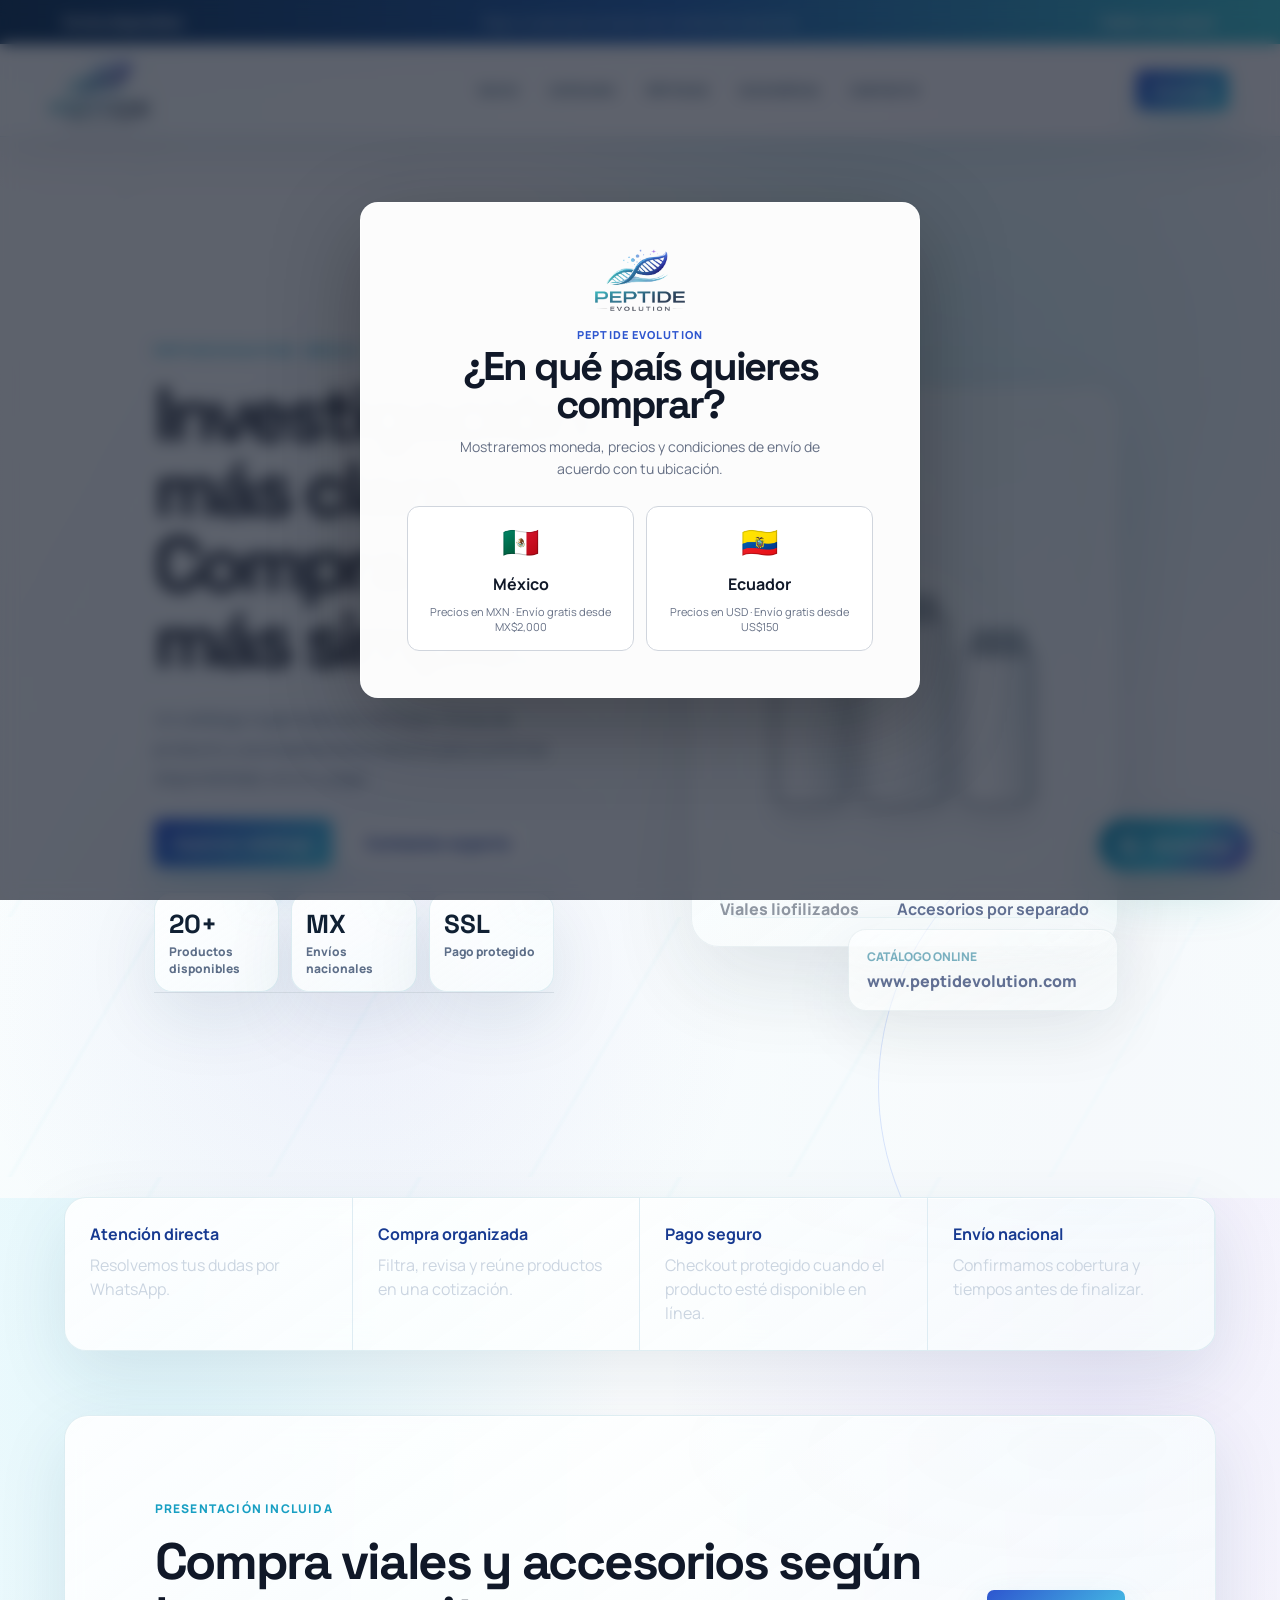
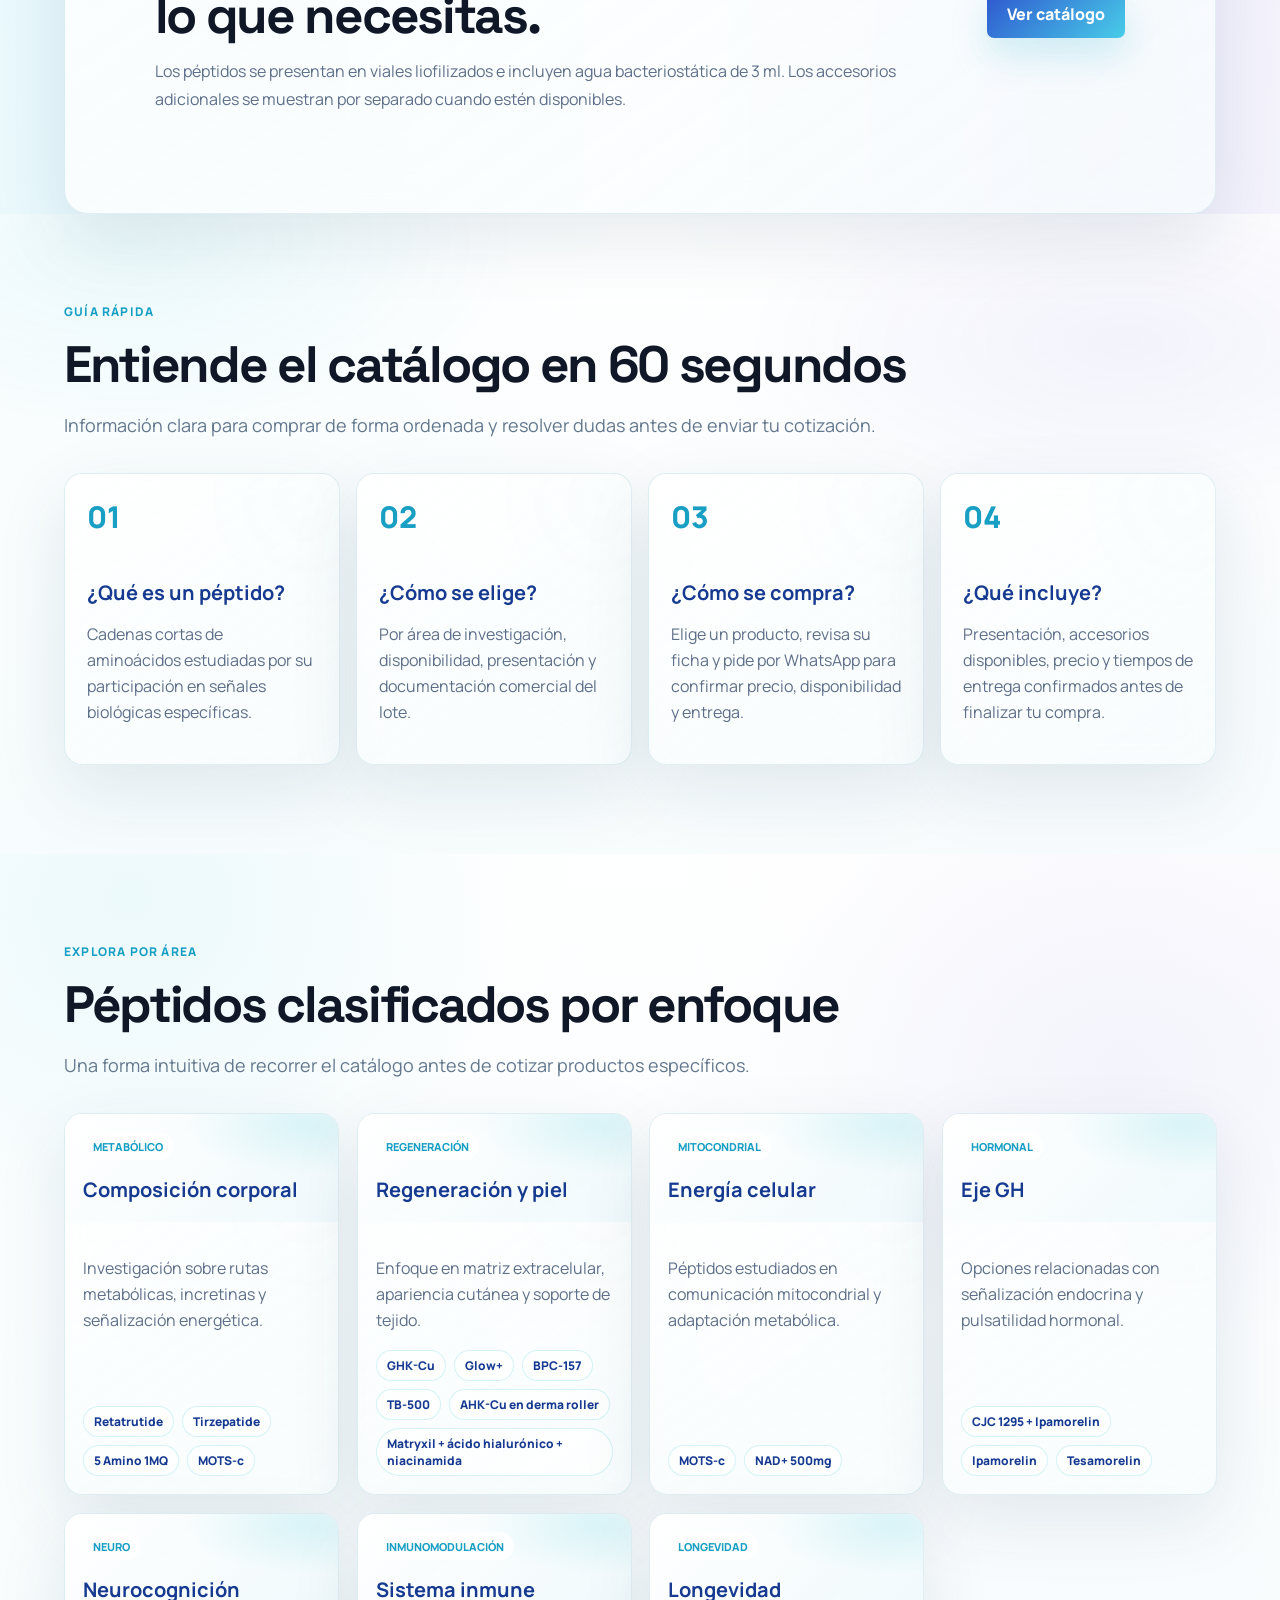
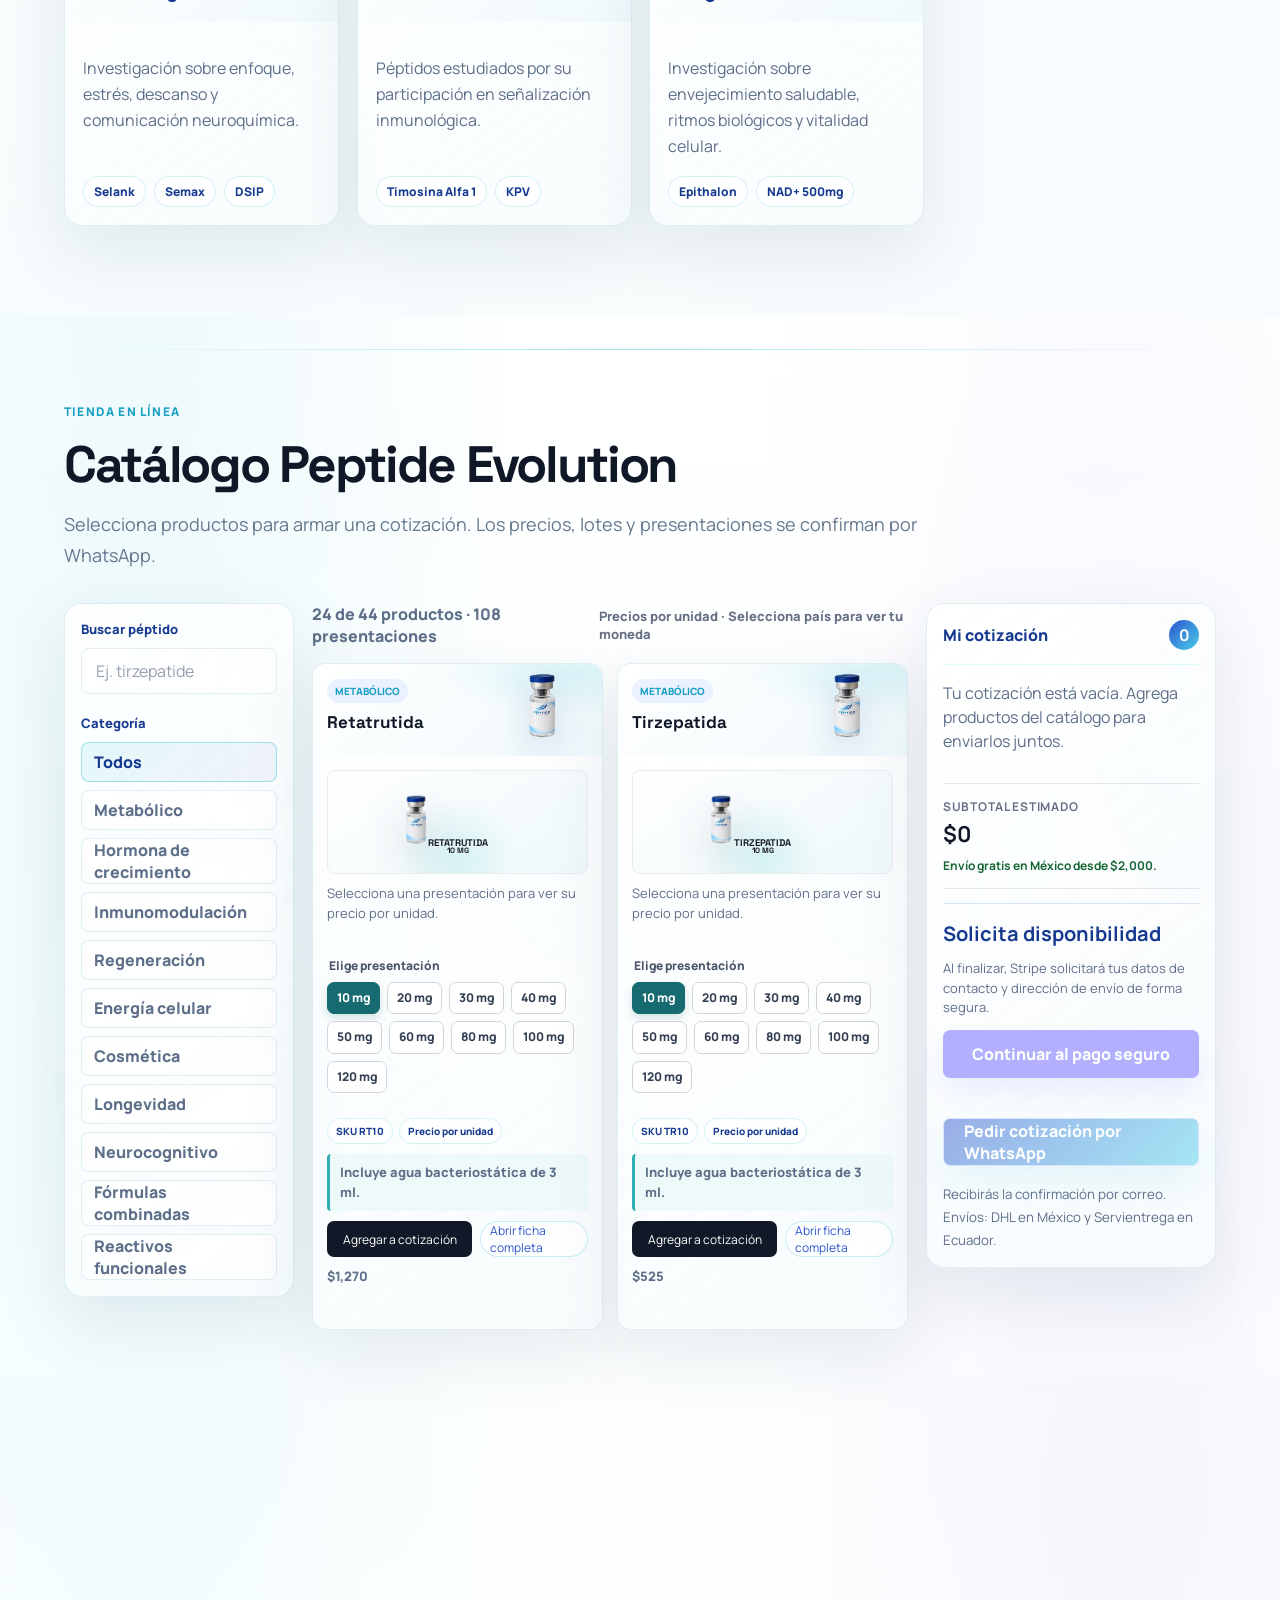
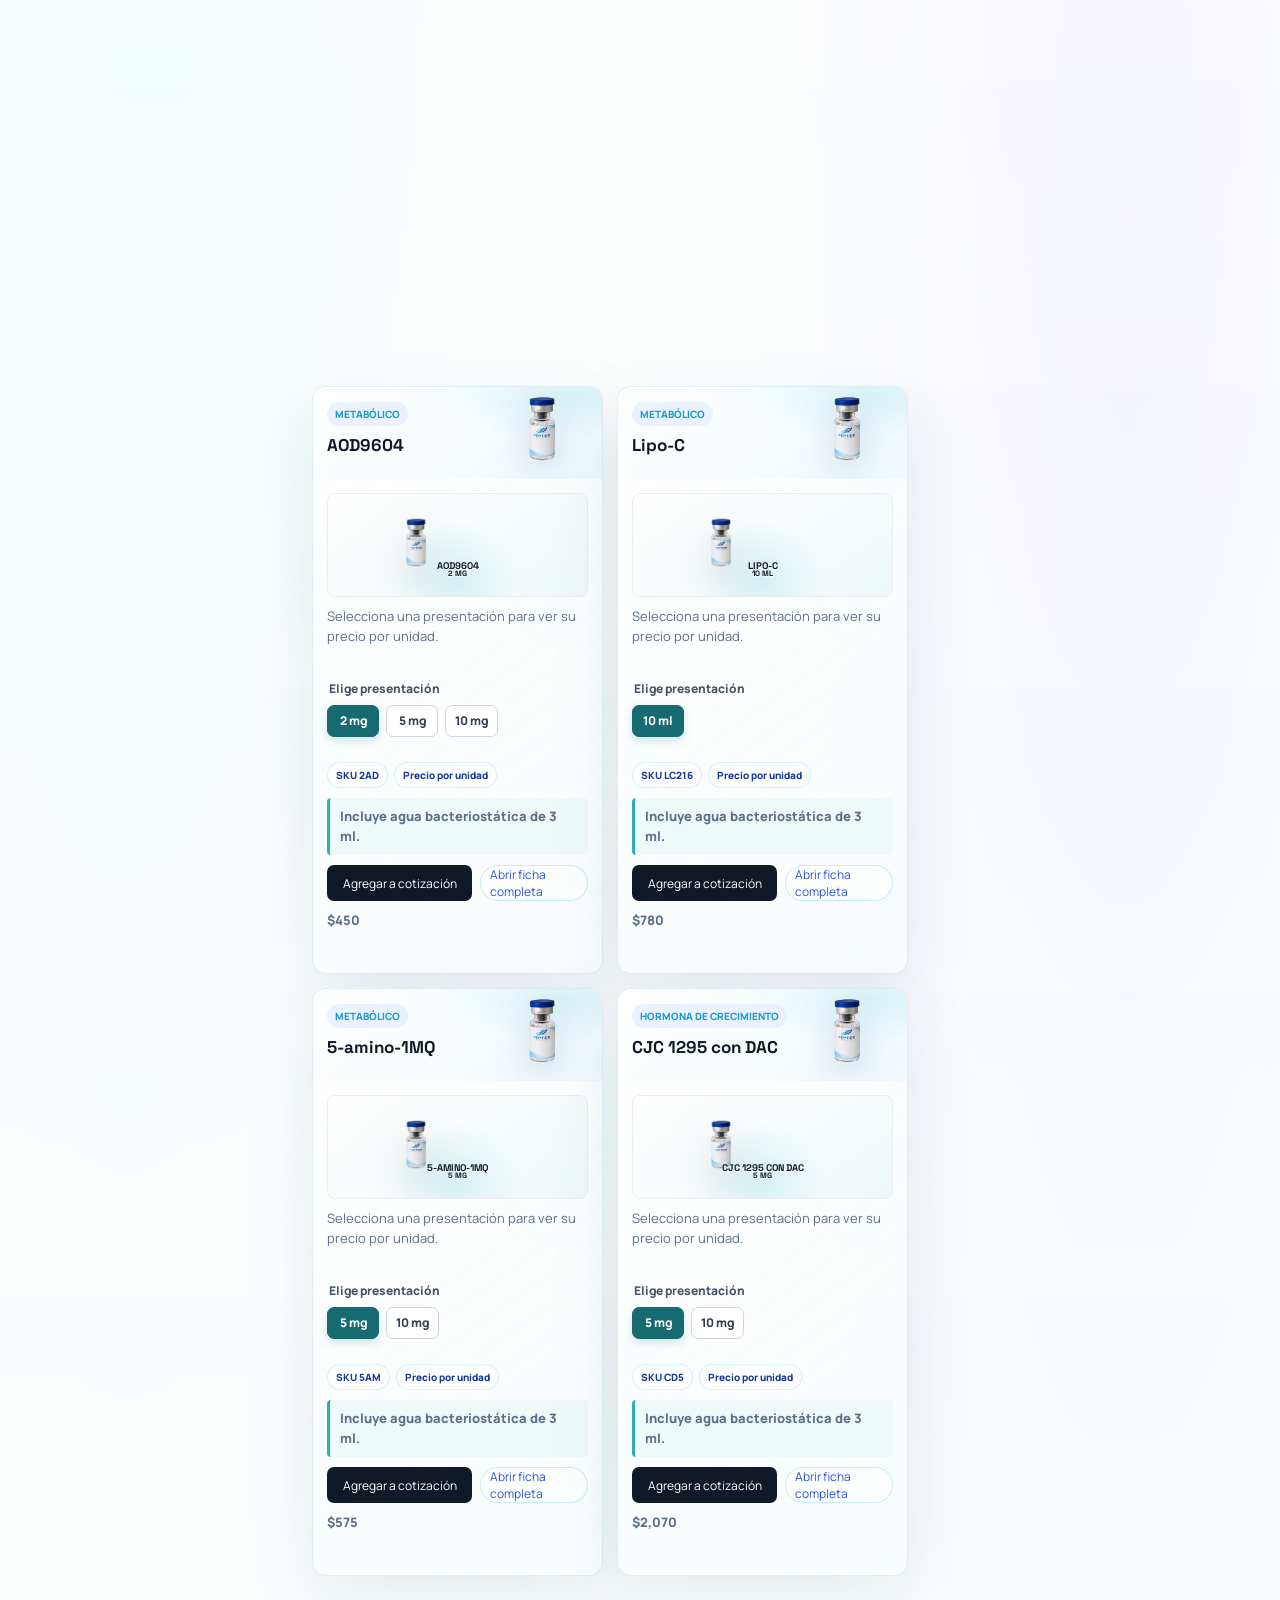
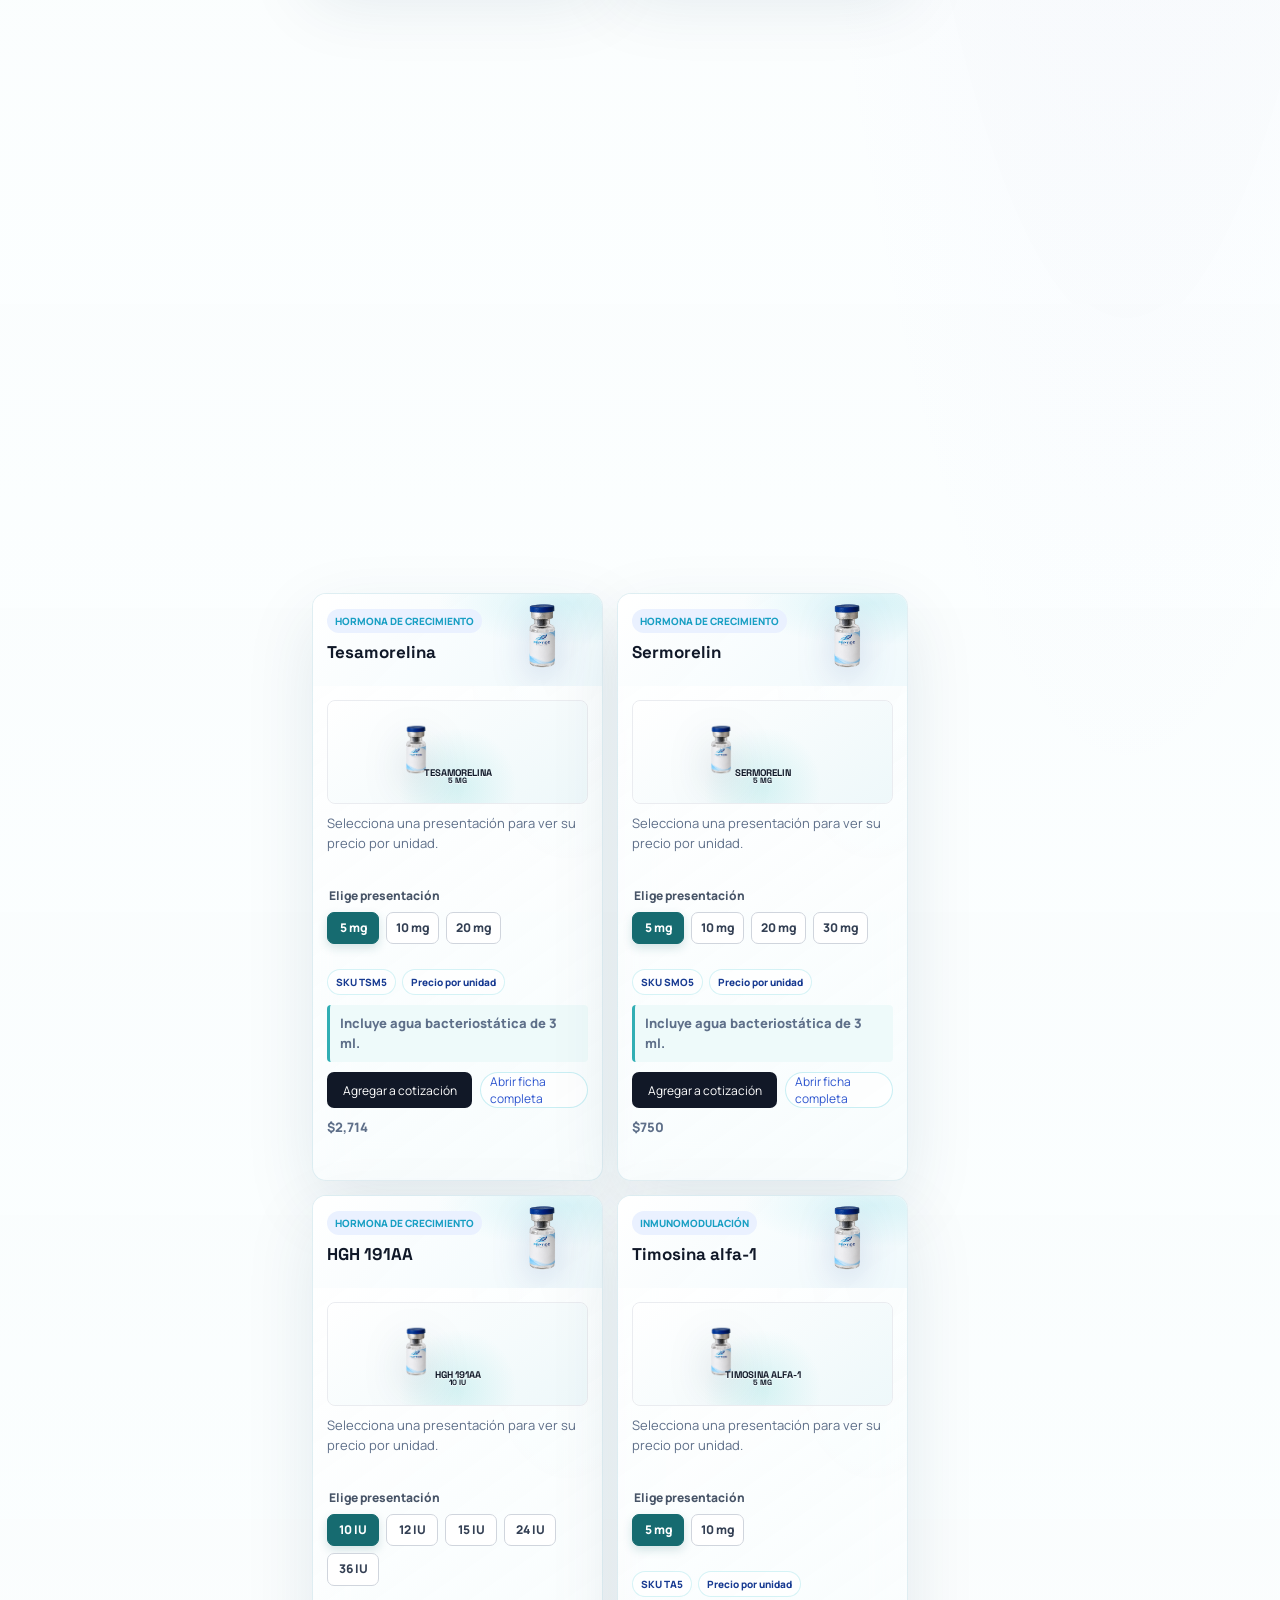
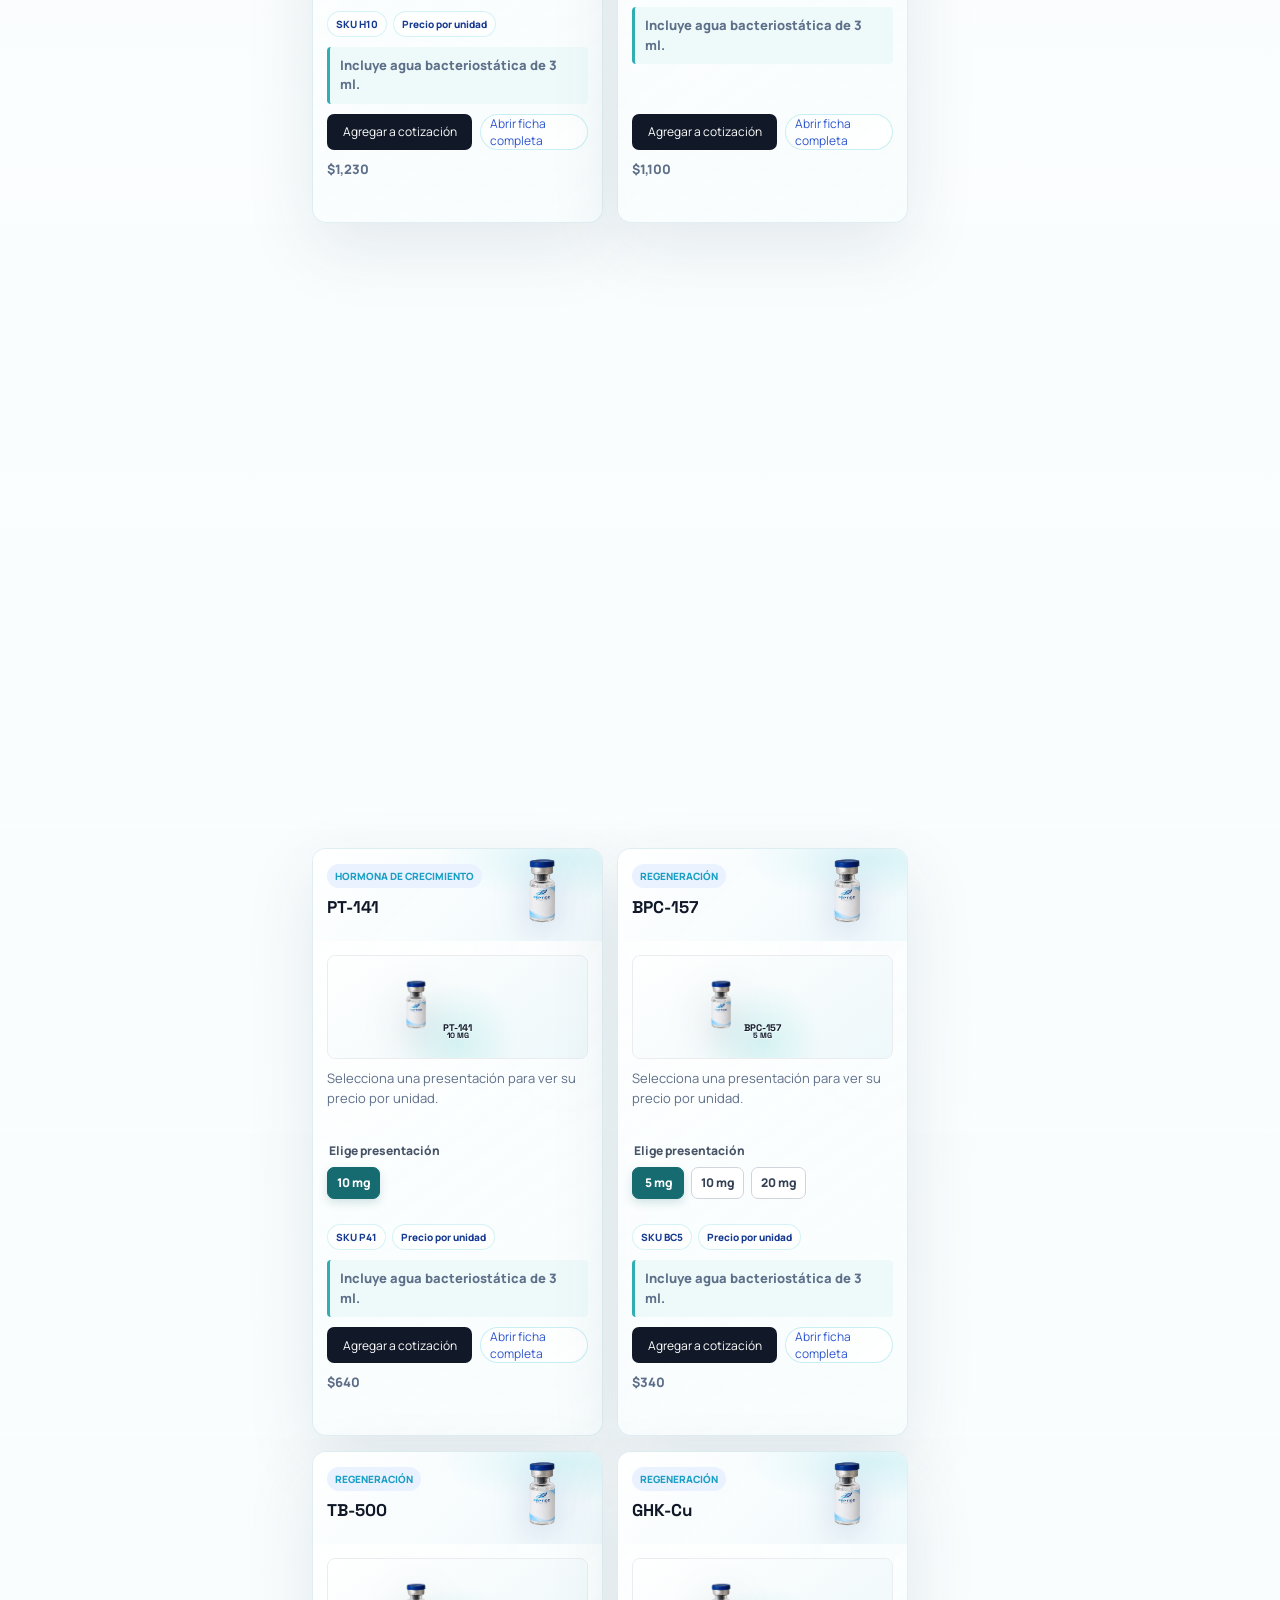
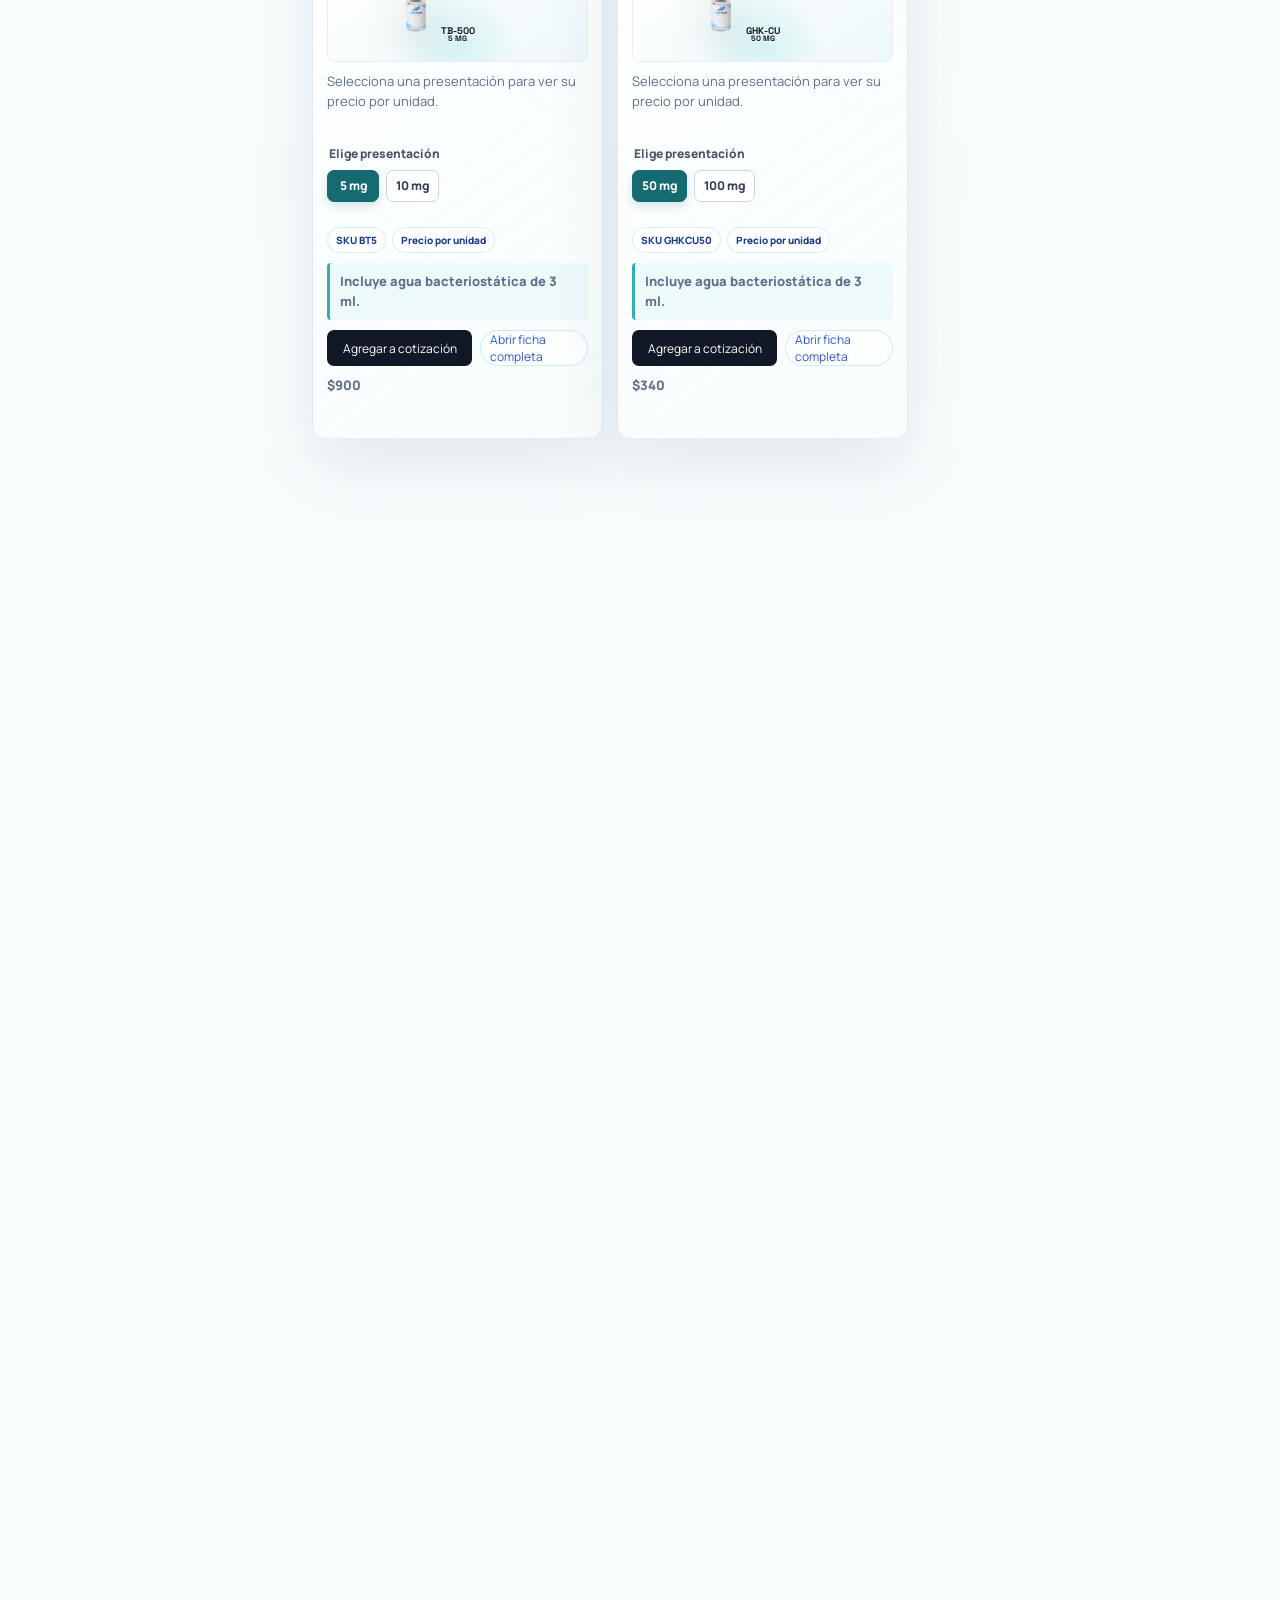
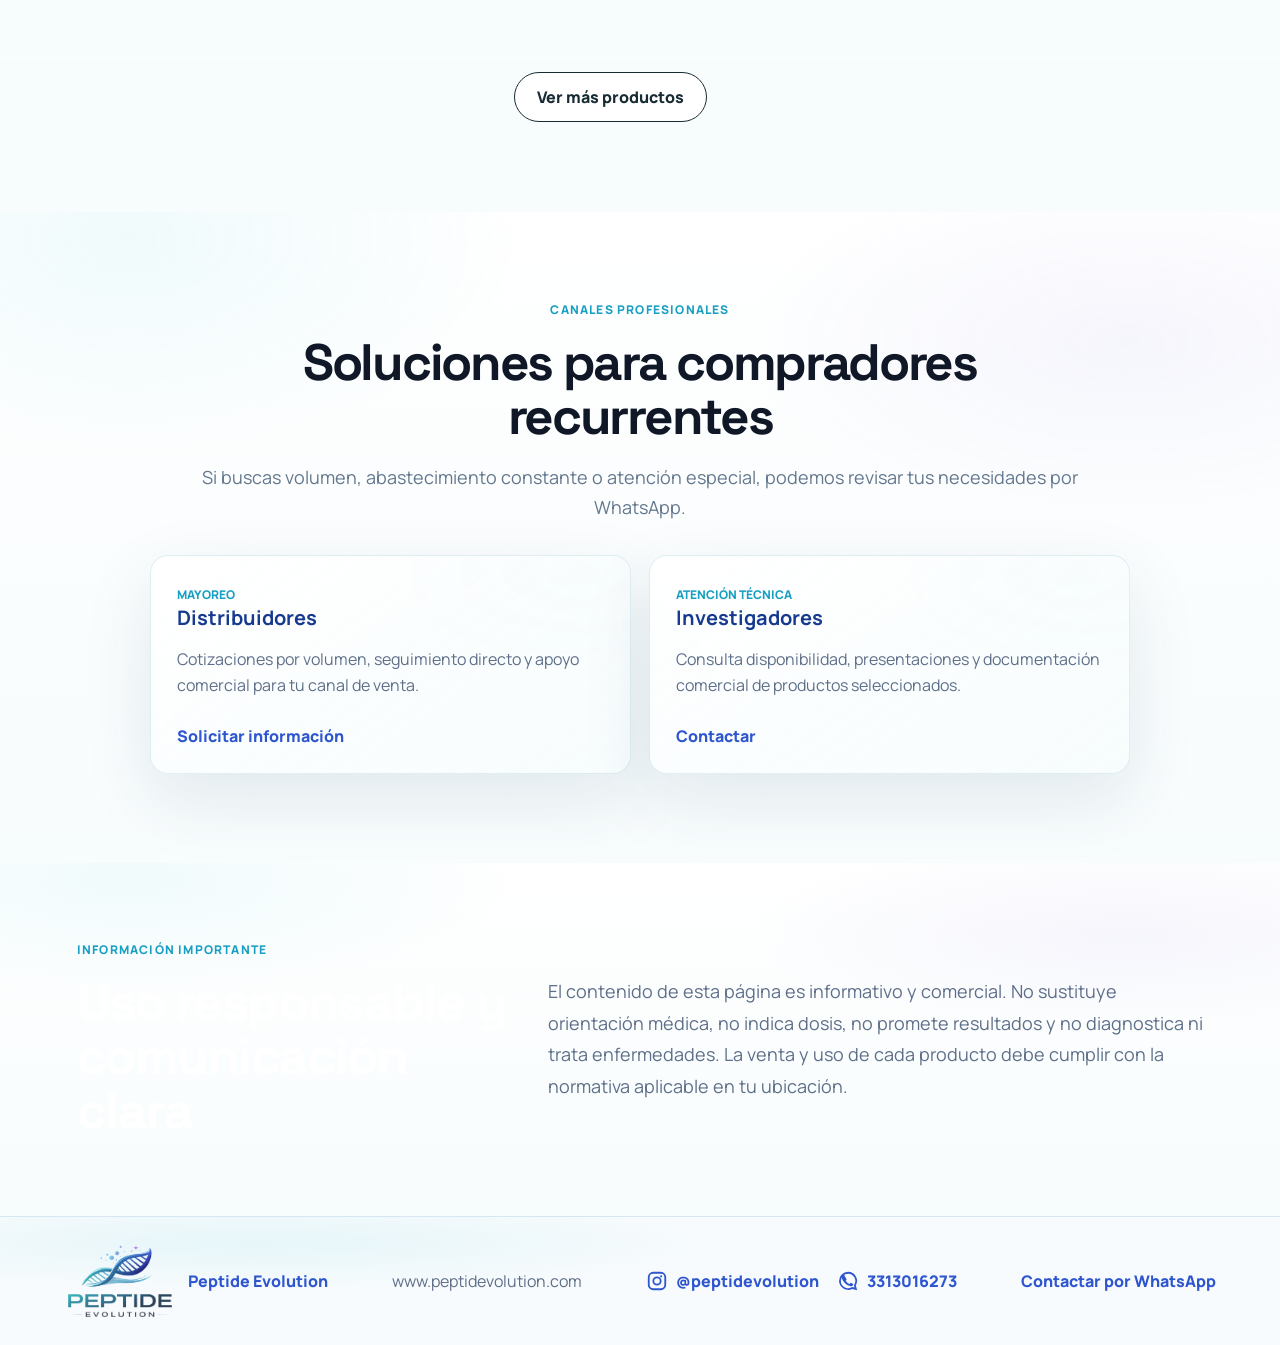
<file: index.html>
<!doctype html>
<html lang="es">
  <head>
    <meta charset="utf-8">
    <meta name="viewport" content="width=device-width, initial-scale=1">
    <meta name="description" content="Peptide Evolution: tienda de péptidos de investigación en México con atención por WhatsApp.">
    <title>Peptide Evolution | Péptidos de investigación</title>
    <link rel="preconnect" href="https://fonts.googleapis.com">
    <link rel="preconnect" href="https://fonts.gstatic.com" crossorigin>
    <link href="https://fonts.googleapis.com/css2?family=Manrope:wght@400;500;600;700;800&family=Space+Grotesk:wght@500;600;700&display=swap" rel="stylesheet">
    <link rel="stylesheet" href="styles.css?v=20261012-1">
  </head>
  <body>
    <section class="country-gate" id="countryGate" aria-labelledby="countryGateTitle">
      <div class="country-gate-card">
        <img src="assets/logo-peptide-evolution-transparent.png" alt="Peptide Evolution">
        <p class="eyebrow">Peptide Evolution</p>
        <h1 id="countryGateTitle">¿En qué país quieres comprar?</h1>
        <p>Mostraremos moneda, precios y condiciones de envío de acuerdo con tu ubicación.</p>
        <div class="country-options">
          <button type="button" data-country="MX"><strong>México</strong><span>Precios en MXN · Envío gratis desde MX$2,000</span></button>
          <button type="button" data-country="EC"><strong>Ecuador</strong><span>Precios en USD · Envío gratis desde US$150</span></button>
        </div>
      </div>
    </section>
    <section class="research-gate" id="researchGate" aria-labelledby="researchGateTitle">
      <div class="research-gate-card">
        <img src="assets/logo-peptide-evolution-transparent.png" alt="Peptide Evolution">
        <p class="eyebrow">Acceso al catálogo</p>
        <h1 id="researchGateTitle">Material para investigación.</h1>
        <p>Este catálogo contiene información comercial de productos para investigación. No sustituye orientación médica ni está destinado a uso terapéutico.</p>
        <label class="research-confirmation"><input id="researchConfirmation" type="checkbox"> Confirmo que soy investigador o profesional y que revisaré los productos conforme a la normativa aplicable.</label>
        <button id="researchGateContinue" type="button" disabled>Entrar al catálogo</button>
        <a class="js-whatsapp" href="#" data-message="Hola, quiero información sobre Peptide Evolution antes de acceder al catálogo.">Tengo una pregunta</a>
      </div>
    </section>
    <div class="scroll-progress" aria-hidden="true"></div>
    <div class="motion-background" aria-hidden="true">
      <span class="motion-dna motion-dna-one"></span>
      <span class="motion-dna motion-dna-two"></span>
      <span class="motion-particles"></span>
    </div>
    <div class="top-announcement">
      <span>Envíos disponibles</span>
      <p data-country-message>Elige un país para conocer las condiciones de envío.</p>
      <a class="js-whatsapp" href="#" data-message="Hola, quiero información de Peptide Evolution.">Hablar con asesor</a>
    </div>

    <header class="site-header">
      <a class="brand" href="#inicio" aria-label="Peptide Evolution inicio">
        <img src="assets/logo-peptide-evolution-transparent.png" alt="Peptide Evolution">
      </a>
      <nav class="top-nav" aria-label="Principal">
        <a href="#inicio">Inicio</a>
        <a href="#catalogo">Catálogo</a>
        <a href="#areas">Péptidos</a>
        <a href="#educacion">Guía rápida</a>
        <a href="#contacto">Contacto</a>
      </nav>
      <a class="header-cta js-whatsapp" href="#" data-message="Hola, quiero información de Peptide Evolution.">WhatsApp</a>
      <button class="menu-toggle" type="button" aria-label="Abrir menú" aria-expanded="false">
        <span></span>
        <span></span>
      </button>
    </header>

    <main>
      <section class="hero" id="inicio">
        <div class="hero-grid" aria-hidden="true"></div>
        <div class="hero-copy">
          <p class="eyebrow">Peptide Evolution · México</p>
          <h1>Investigación más clara.<br>Compra más simple.</h1>
          <p class="hero-text">Un catálogo organizado por enfoque, fichas de producto y acompañamiento directo para confirmar disponibilidad, envío y pago.</p>
          <div class="hero-actions">
            <a class="primary-action" href="#catalogo">Explorar catálogo</a>
            <a class="secondary-action js-whatsapp" href="#" data-message="Hola, quiero contactar a un asesor de Peptide Evolution.">Contactar experto</a>
          </div>
          <div class="hero-metrics" aria-label="Diferenciadores rápidos">
            <article>
              <strong>20+</strong>
              <span>Productos disponibles</span>
            </article>
            <article>
              <strong>MX</strong>
              <span>Envíos nacionales</span>
            </article>
            <article>
              <strong>SSL</strong>
              <span>Pago protegido</span>
            </article>
          </div>
          <div class="quick-links" aria-label="Explorar por área">
            <span>Explorar:</span>
            <a href="#areas">Composición</a>
            <a href="#areas">Regeneración</a>
            <a href="#areas">Cognición</a>
            <a href="#areas">Longevidad</a>
          </div>
        </div>
        <div class="hero-product" aria-label="Presentación liofilizada Peptide Evolution">
          <div class="hero-lab-card">
            <span class="lab-card-kicker">Peptide Evolution System</span>
            <div class="hero-vial-set" aria-hidden="true"><i></i><i></i><i></i></div>
            <div class="lab-card-footer">
              <span>Viales liofilizados</span>
              <strong>Accesorios por separado</strong>
            </div>
          </div>
          <div class="domain-card">
            <span>Catálogo online</span>
            <strong>www.peptidevolution.com</strong>
          </div>
        </div>
      </section>

      <section class="proof-strip" aria-label="Diferenciadores">
        <article>
          <strong>Atención directa</strong>
          <span>Resolvemos tus dudas por WhatsApp.</span>
        </article>
        <article>
          <strong>Compra organizada</strong>
          <span>Filtra, revisa y reúne productos en una cotización.</span>
        </article>
        <article>
          <strong>Pago seguro</strong>
          <span>Checkout protegido cuando el producto esté disponible en línea.</span>
        </article>
        <article>
          <strong>Envío nacional</strong>
          <span>Confirmamos cobertura y tiempos antes de finalizar.</span>
        </article>
      </section>

      <section class="advisor-band">
        <div>
          <p class="eyebrow">Presentación incluida</p>
          <h2>Compra viales y accesorios según lo que necesitas.</h2>
          <p>Los péptidos se presentan en viales liofilizados e incluyen agua bacteriostática de 3 ml. Los accesorios adicionales se muestran por separado cuando estén disponibles.</p>
        </div>
        <a class="primary-action" href="#catalogo">Ver catálogo</a>
      </section>

      <section class="education-section" id="educacion">
        <div class="section-heading">
          <p class="eyebrow">Guía rápida</p>
          <h2>Entiende el catálogo en 60 segundos</h2>
          <p>Información clara para comprar de forma ordenada y resolver dudas antes de enviar tu cotización.</p>
        </div>
        <div class="education-grid">
          <article>
            <span>01</span>
            <h3>¿Qué es un péptido?</h3>
            <p>Cadenas cortas de aminoácidos estudiadas por su participación en señales biológicas específicas.</p>
          </article>
          <article>
            <span>02</span>
            <h3>¿Cómo se elige?</h3>
            <p>Por área de investigación, disponibilidad, presentación y documentación comercial del lote.</p>
          </article>
          <article>
            <span>03</span>
            <h3>¿Cómo se compra?</h3>
            <p>Elige un producto, revisa su ficha y pide por WhatsApp para confirmar precio, disponibilidad y entrega.</p>
          </article>
          <article>
            <span>04</span>
            <h3>¿Qué incluye?</h3>
            <p>Presentación, accesorios disponibles, precio y tiempos de entrega confirmados antes de finalizar tu compra.</p>
          </article>
        </div>
      </section>

      <section class="areas-section" id="areas">
        <div class="section-heading">
          <p class="eyebrow">Explora por área</p>
          <h2>Péptidos clasificados por enfoque</h2>
          <p>Una forma intuitiva de recorrer el catálogo antes de cotizar productos específicos.</p>
        </div>
        <div class="areas-grid" id="areasGrid"></div>
      </section>

      <section class="catalog-section" id="catalogo">
        <div class="section-heading">
          <p class="eyebrow">Tienda en línea</p>
          <h2>Catálogo Peptide Evolution</h2>
          <p>Selecciona productos para armar una cotización. Los precios, lotes y presentaciones se confirman por WhatsApp.</p>
        </div>

        <div class="shop-layout">
          <aside class="filters" aria-label="Filtros">
            <label for="searchInput">Buscar péptido</label>
            <input id="searchInput" type="search" placeholder="Ej. tirzepatide">

            <span class="filter-label">Categoría</span>
            <div class="filter-buttons" id="categoryFilters"></div>
          </aside>

          <div class="products-wrap">
            <div class="catalog-toolbar">
              <span id="productCount">20 productos</span>
              <span class="catalog-hint">Precios por unidad · Selecciona país para ver tu moneda</span>
            </div>
            <div class="products-grid" id="productsGrid"></div>
            <button class="load-more-products" id="loadMoreProducts" type="button">Ver más productos</button>
          </div>

          <aside class="cart-panel" aria-label="Cotización">
            <div class="cart-header">
              <span>Mi cotización</span>
              <strong id="cartCount" aria-label="0 productos">0</strong>
            </div>
            <div class="cart-items" id="cartItems" aria-live="polite"></div>
            <div class="cart-summary" id="cartSummary" aria-live="polite">
              <span>Subtotal estimado</span>
              <strong id="cartSubtotal">$0</strong>
              <p id="shippingProgress">Selecciona país para conocer las condiciones de envío.</p>
            </div>
            <div class="checkout-form">
              <h3>Solicita disponibilidad</h3>
              <p>Al finalizar, Stripe solicitará tus datos de contacto y dirección de envío de forma segura.</p>
              <button class="stripe-checkout" id="stripeCheckout" type="button" disabled>Continuar al pago seguro</button>
              <p class="checkout-status" id="checkoutStatus" role="status" aria-live="polite"></p>
              <a class="cart-whatsapp" id="cartWhatsapp" href="#" target="_blank" rel="noopener">Pedir cotización por WhatsApp</a>
            </div>
            <small>Recibirás la confirmación por correo. Envíos: DHL en México y Servientrega en Ecuador.</small>
          </aside>
        </div>
      </section>

      <section class="professional-section">
        <div class="section-heading compact">
          <p class="eyebrow">Canales profesionales</p>
          <h2>Soluciones para compradores recurrentes</h2>
          <p>Si buscas volumen, abastecimiento constante o atención especial, podemos revisar tus necesidades por WhatsApp.</p>
        </div>
        <div class="professional-grid">
          <article>
            <span>Mayoreo</span>
            <h3>Distribuidores</h3>
            <p>Cotizaciones por volumen, seguimiento directo y apoyo comercial para tu canal de venta.</p>
            <a class="js-whatsapp" href="#" data-message="Hola, quiero información para distribuidores de Peptide Evolution.">Solicitar información</a>
          </article>
          <article>
            <span>Atención técnica</span>
            <h3>Investigadores</h3>
            <p>Consulta disponibilidad, presentaciones y documentación comercial de productos seleccionados.</p>
            <a class="js-whatsapp" href="#" data-message="Hola, quiero información para investigadores sobre Peptide Evolution.">Contactar</a>
          </article>
        </div>
      </section>

      <section class="info-band" id="contacto">
        <div>
          <p class="eyebrow">Información importante</p>
          <h2>Uso responsable y comunicación clara</h2>
        </div>
        <p>El contenido de esta página es informativo y comercial. No sustituye orientación médica, no indica dosis, no promete resultados y no diagnostica ni trata enfermedades. La venta y uso de cada producto debe cumplir con la normativa aplicable en tu ubicación.</p>
      </section>
    </main>

    <footer class="site-footer">
      <div>
        <img src="assets/logo-peptide-evolution-transparent.png" alt="Peptide Evolution">
        <span>Peptide Evolution</span>
      </div>
      <p>www.peptidevolution.com</p>
      <p class="footer-contact">
        <a class="social-link" href="https://www.instagram.com/peptidevolution" target="_blank" rel="noopener" aria-label="Instagram Peptide Evolution">
          <svg viewBox="0 0 24 24" aria-hidden="true"><path d="M7.8 2h8.4A5.8 5.8 0 0 1 22 7.8v8.4a5.8 5.8 0 0 1-5.8 5.8H7.8A5.8 5.8 0 0 1 2 16.2V7.8A5.8 5.8 0 0 1 7.8 2Zm0 2A3.8 3.8 0 0 0 4 7.8v8.4A3.8 3.8 0 0 0 7.8 20h8.4a3.8 3.8 0 0 0 3.8-3.8V7.8A3.8 3.8 0 0 0 16.2 4H7.8Zm8.7 1.7a1.2 1.2 0 1 1 0 2.4 1.2 1.2 0 0 1 0-2.4ZM12 7a5 5 0 1 1 0 10 5 5 0 0 1 0-10Zm0 2a3 3 0 1 0 0 6 3 3 0 0 0 0-6Z"/></svg>
          @peptidevolution
        </a>
        <a class="social-link js-whatsapp" href="#" data-message="Hola, quiero hablar con Peptide Evolution." aria-label="WhatsApp Peptide Evolution">
          <svg viewBox="0 0 24 24" aria-hidden="true"><path d="M12.1 2a9.8 9.8 0 0 1 8.4 14.8L22 22l-5.4-1.4A9.9 9.9 0 0 1 2.2 12 9.9 9.9 0 0 1 12.1 2Zm0 2A7.9 7.9 0 0 0 4.2 12a7.8 7.8 0 0 0 11.8 6.7l.4-.2 2.7.7-.7-2.6.3-.4A7.9 7.9 0 0 0 12.1 4Zm-3.2 3.9c.2 0 .4 0 .6.4l.8 1.8c.1.3.1.5-.1.7l-.4.5c-.1.1-.2.3 0 .6.3.6.8 1.3 1.5 1.9.9.8 1.7 1.1 2.1 1.3.3.1.5.1.7-.1l.7-.8c.2-.2.4-.2.7-.1l1.8.9c.3.2.4.4.4.6 0 .7-.6 1.5-1.1 1.8-.5.3-1.9.6-4.1-.5-3.5-1.6-5.7-5-5.9-5.2-.2-.3-1.4-1.9-1.4-3.5 0-1.7.9-2.5 1.2-2.8.3-.3.6-.4.9-.4h.6Z"/></svg>
          3313016273
        </a>
      </p>
      <a class="js-whatsapp" href="#" data-message="Hola, quiero hablar con Peptide Evolution.">Contactar por WhatsApp</a>
    </footer>

    <a class="floating-whatsapp js-whatsapp" href="#" data-message="Hola, quiero información de Peptide Evolution." aria-label="Contactar por WhatsApp">
      <svg viewBox="0 0 24 24" aria-hidden="true"><path d="M12.1 2a9.8 9.8 0 0 1 8.4 14.8L22 22l-5.4-1.4A9.9 9.9 0 0 1 2.2 12 9.9 9.9 0 0 1 12.1 2Zm0 2A7.9 7.9 0 0 0 4.2 12a7.8 7.8 0 0 0 11.8 6.7l.4-.2 2.7.7-.7-2.6.3-.4A7.9 7.9 0 0 0 12.1 4Zm-3.2 3.9c.2 0 .4 0 .6.4l.8 1.8c.1.3.1.5-.1.7l-.4.5c-.1.1-.2.3 0 .6.3.6.8 1.3 1.5 1.9.9.8 1.7 1.1 2.1 1.3.3.1.5.1.7-.1l.7-.8c.2-.2.4-.2.7-.1l1.8.9c.3.2.4.4.4.6 0 .7-.6 1.5-1.1 1.8-.5.3-1.9.6-4.1-.5-3.5-1.6-5.7-5-5.9-5.2-.2-.3-1.4-1.9-1.4-3.5 0-1.7.9-2.5 1.2-2.8.3-.3.6-.4.9-.4h.6Z"/></svg>
      <span>WhatsApp</span>
    </a>

    <script src="products-data.js?v=20261013-1"></script>
    <script src="script.js?v=20261011-1"></script>
  </body>
</html>
</file>
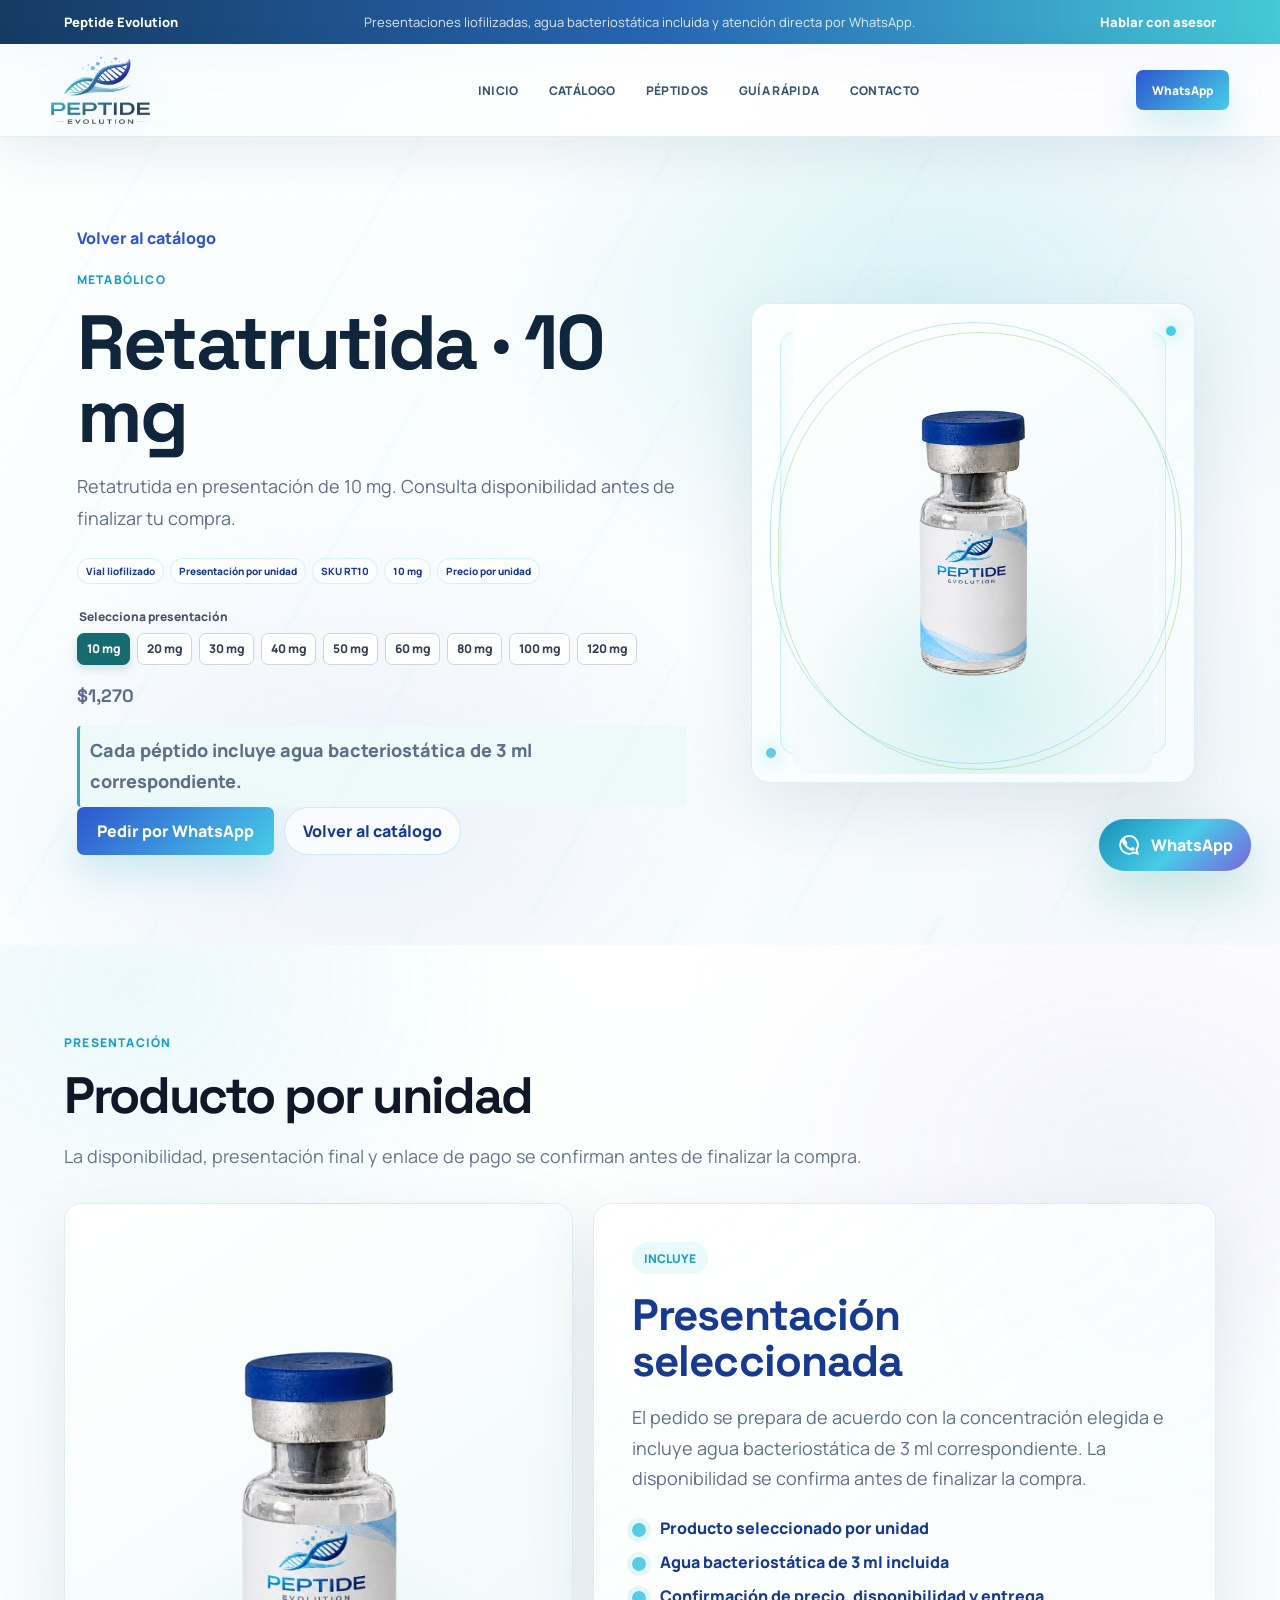
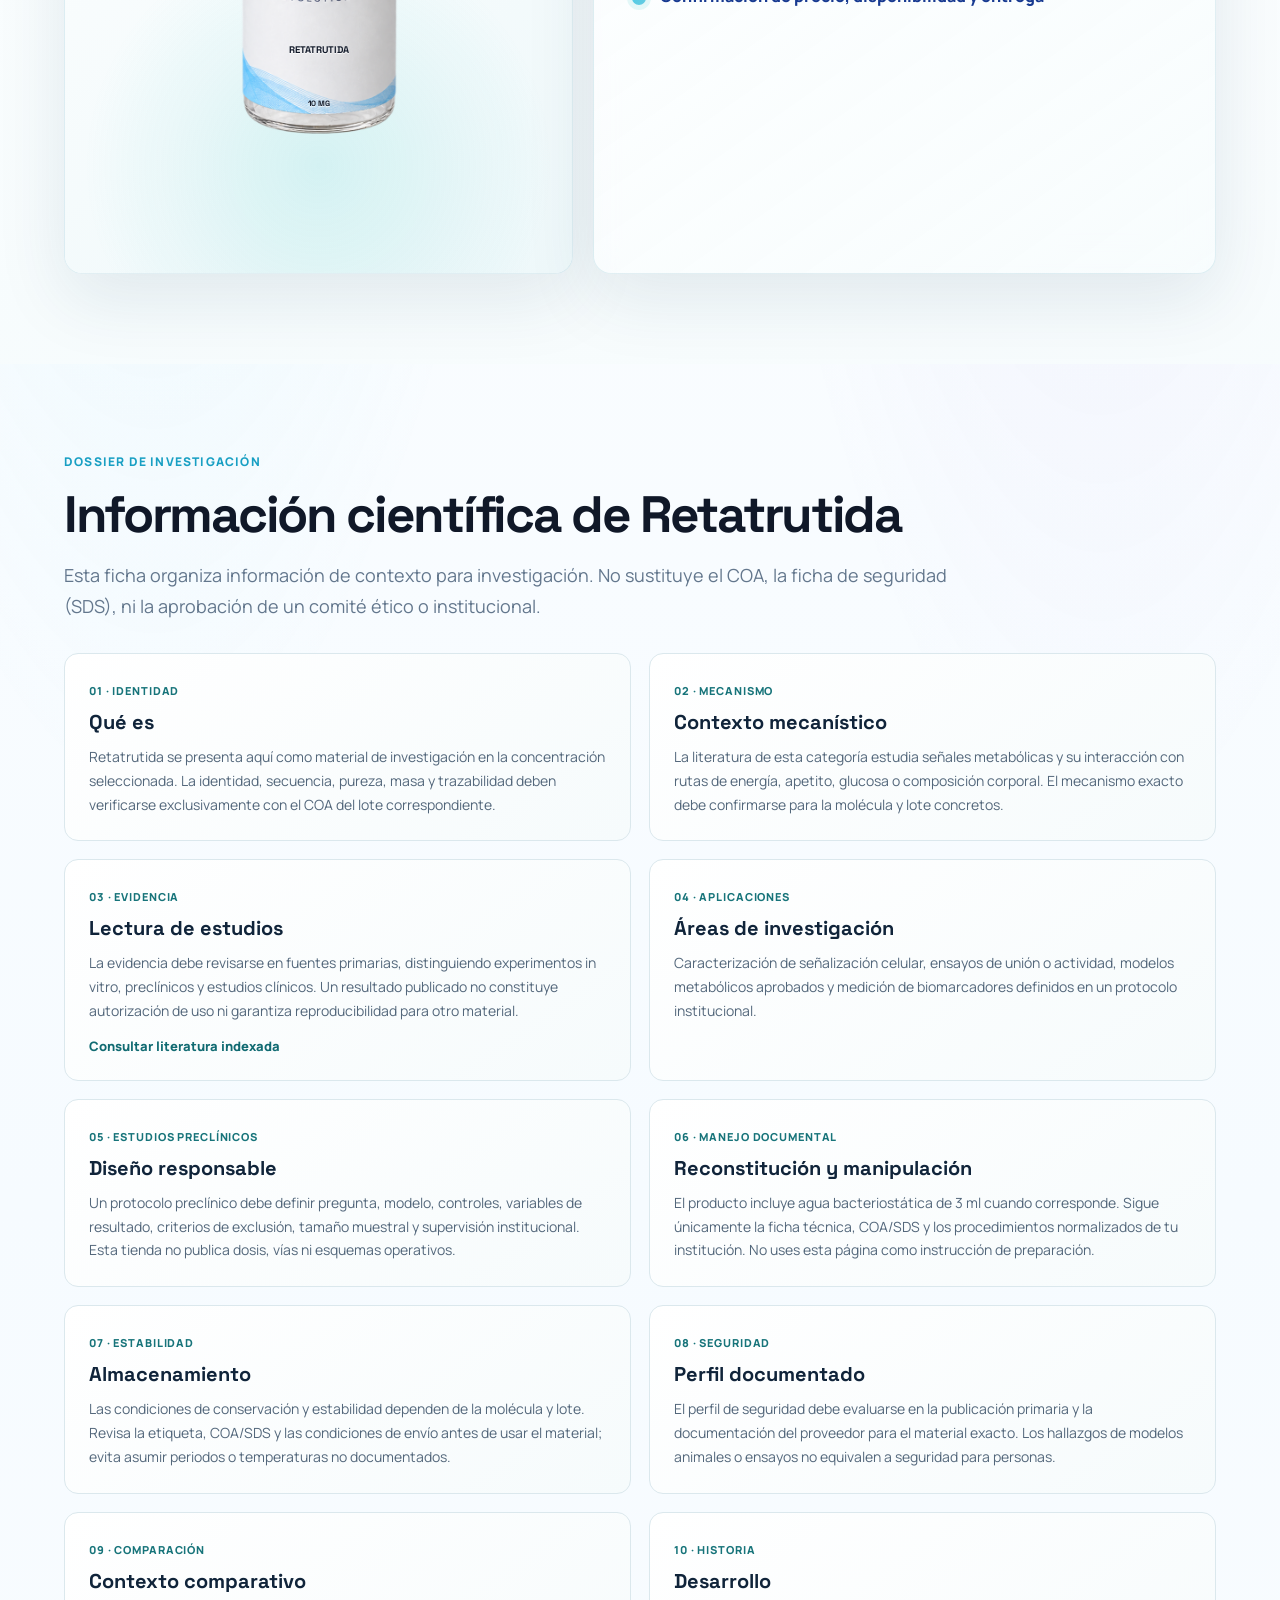
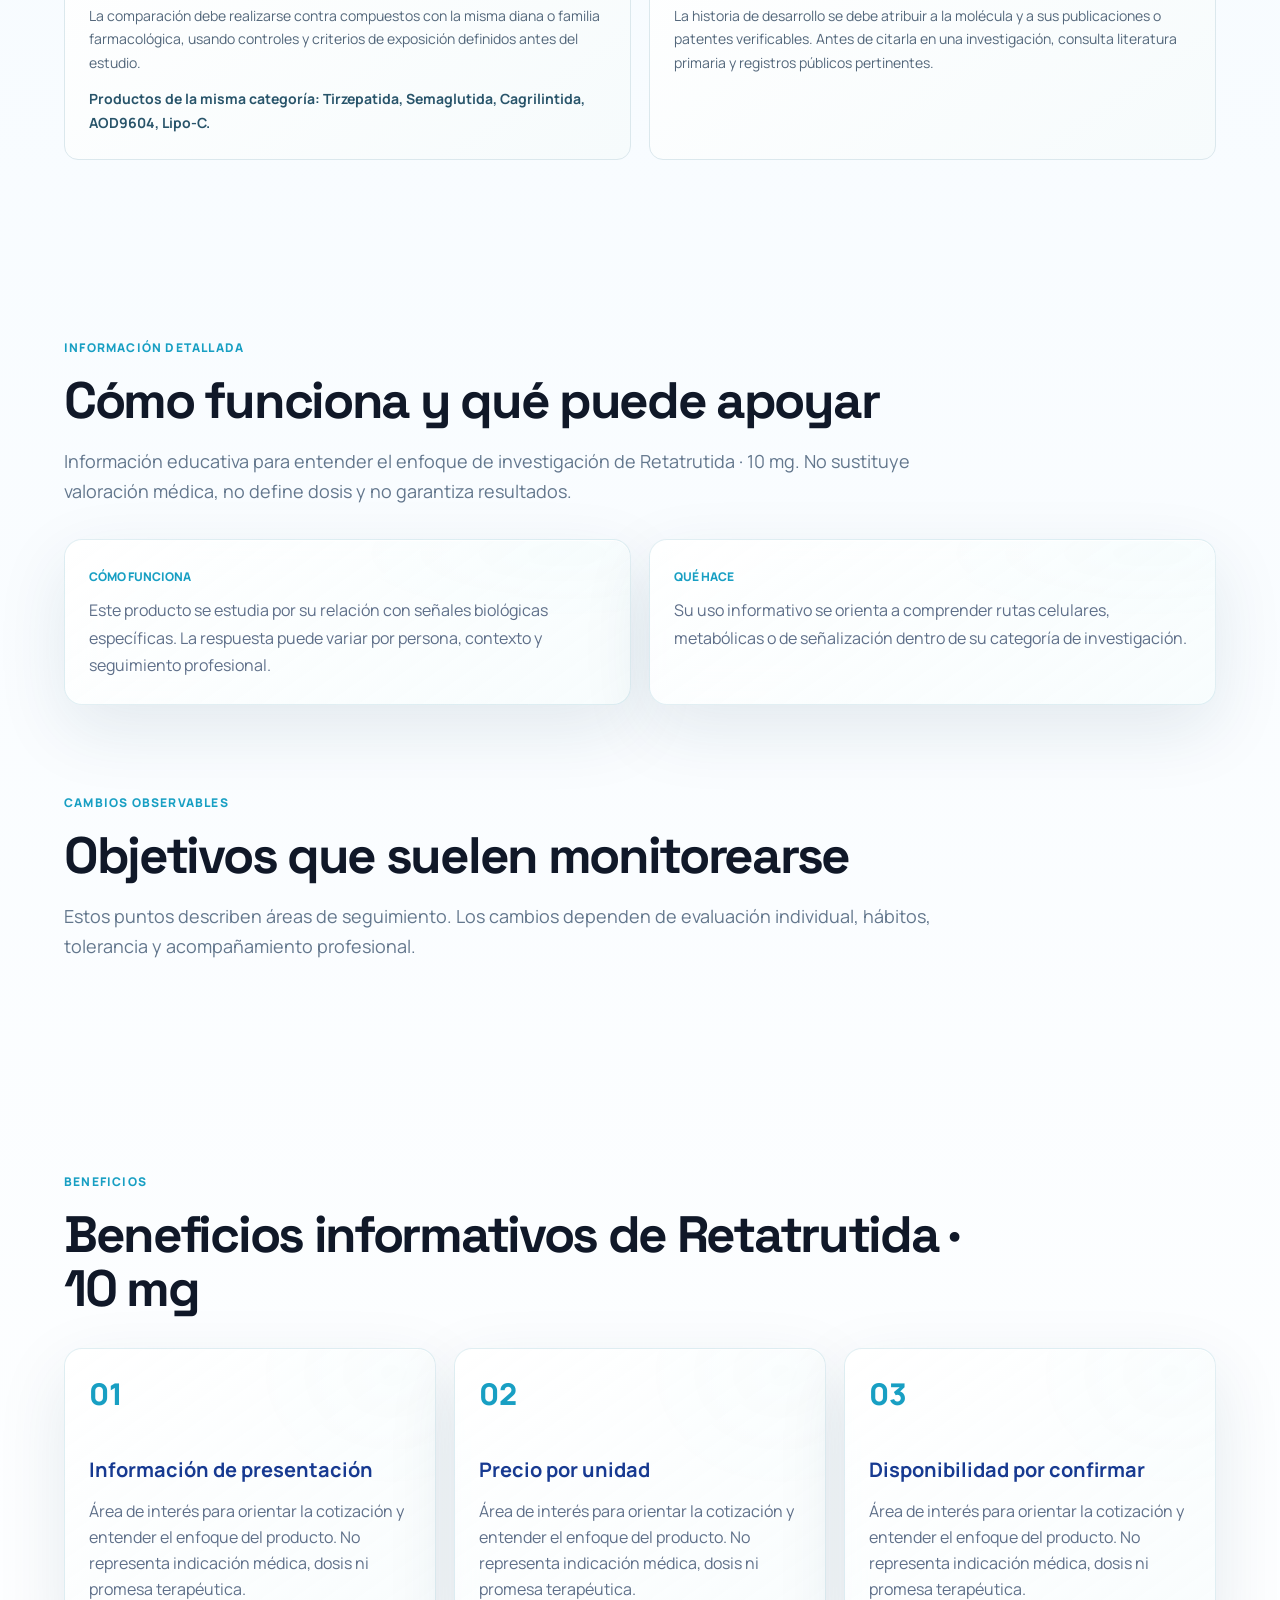
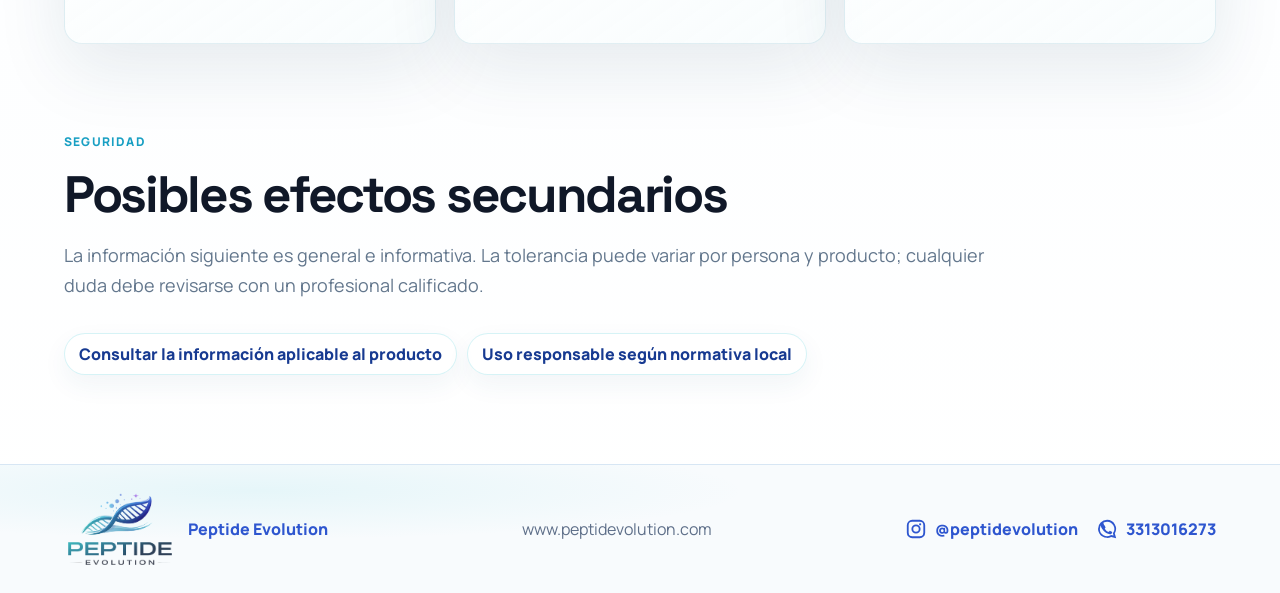
<file: producto.html>
<!doctype html>
<html lang="es">
  <head>
    <meta charset="utf-8">
    <meta name="viewport" content="width=device-width, initial-scale=1">
    <meta name="description" content="Información detallada de péptidos Peptide Evolution.">
    <title>Producto | Peptide Evolution</title>
    <link rel="preconnect" href="https://fonts.googleapis.com">
    <link rel="preconnect" href="https://fonts.gstatic.com" crossorigin>
    <link href="https://fonts.googleapis.com/css2?family=Manrope:wght@400;500;600;700;800&family=Space+Grotesk:wght@500;600;700&display=swap" rel="stylesheet">
    <link rel="stylesheet" href="styles.css?v=20261012-1">
  </head>
  <body>
    <div class="scroll-progress" aria-hidden="true"></div>
    <div class="motion-background" aria-hidden="true">
      <span class="motion-dna motion-dna-one"></span>
      <span class="motion-dna motion-dna-two"></span>
      <span class="motion-particles"></span>
    </div>
    <div class="top-announcement">
      <span>Peptide Evolution</span>
      <p>Presentaciones liofilizadas, agua bacteriostática incluida y atención directa por WhatsApp.</p>
      <a class="js-whatsapp" href="#" data-message="Hola, quiero información de Peptide Evolution.">Hablar con asesor</a>
    </div>

    <header class="site-header">
      <a class="brand" href="index.html#inicio" aria-label="Peptide Evolution inicio">
        <img src="assets/logo-peptide-evolution-transparent.png" alt="Peptide Evolution">
      </a>
      <nav class="top-nav" aria-label="Principal">
        <a href="index.html#inicio">Inicio</a>
        <a href="index.html#catalogo">Catálogo</a>
        <a href="index.html#areas">Péptidos</a>
        <a href="index.html#educacion">Guía rápida</a>
        <a href="index.html#contacto">Contacto</a>
      </nav>
      <a class="header-cta js-whatsapp" href="#" data-message="Hola, quiero información de Peptide Evolution.">WhatsApp</a>
    </header>

    <main id="productDetail"></main>

    <footer class="site-footer">
      <div>
        <img src="assets/logo-peptide-evolution-transparent.png" alt="Peptide Evolution">
        <span>Peptide Evolution</span>
      </div>
      <p>www.peptidevolution.com</p>
      <p class="footer-contact">
        <a class="social-link" href="https://www.instagram.com/peptidevolution" target="_blank" rel="noopener" aria-label="Instagram Peptide Evolution">
          <svg viewBox="0 0 24 24" aria-hidden="true"><path d="M7.8 2h8.4A5.8 5.8 0 0 1 22 7.8v8.4a5.8 5.8 0 0 1-5.8 5.8H7.8A5.8 5.8 0 0 1 2 16.2V7.8A5.8 5.8 0 0 1 7.8 2Zm0 2A3.8 3.8 0 0 0 4 7.8v8.4A3.8 3.8 0 0 0 7.8 20h8.4a3.8 3.8 0 0 0 3.8-3.8V7.8A3.8 3.8 0 0 0 16.2 4H7.8Zm8.7 1.7a1.2 1.2 0 1 1 0 2.4 1.2 1.2 0 0 1 0-2.4ZM12 7a5 5 0 1 1 0 10 5 5 0 0 1 0-10Zm0 2a3 3 0 1 0 0 6 3 3 0 0 0 0-6Z"/></svg>
          @peptidevolution
        </a>
        <a class="social-link js-whatsapp" href="#" data-message="Hola, quiero hablar con Peptide Evolution." aria-label="WhatsApp Peptide Evolution">
          <svg viewBox="0 0 24 24" aria-hidden="true"><path d="M12.1 2a9.8 9.8 0 0 1 8.4 14.8L22 22l-5.4-1.4A9.9 9.9 0 0 1 2.2 12 9.9 9.9 0 0 1 12.1 2Zm0 2A7.9 7.9 0 0 0 4.2 12a7.8 7.8 0 0 0 11.8 6.7l.4-.2 2.7.7-.7-2.6.3-.4A7.9 7.9 0 0 0 12.1 4Zm-3.2 3.9c.2 0 .4 0 .6.4l.8 1.8c.1.3.1.5-.1.7l-.4.5c-.1.1-.2.3 0 .6.3.6.8 1.3 1.5 1.9.9.8 1.7 1.1 2.1 1.3.3.1.5.1.7-.1l.7-.8c.2-.2.4-.2.7-.1l1.8.9c.3.2.4.4.4.6 0 .7-.6 1.5-1.1 1.8-.5.3-1.9.6-4.1-.5-3.5-1.6-5.7-5-5.9-5.2-.2-.3-1.4-1.9-1.4-3.5 0-1.7.9-2.5 1.2-2.8.3-.3.6-.4.9-.4h.6Z"/></svg>
          3313016273
        </a>
      </p>
    </footer>

    <a class="floating-whatsapp js-whatsapp" href="#" data-message="Hola, quiero información de Peptide Evolution." aria-label="Contactar por WhatsApp">
      <svg viewBox="0 0 24 24" aria-hidden="true"><path d="M12.1 2a9.8 9.8 0 0 1 8.4 14.8L22 22l-5.4-1.4A9.9 9.9 0 0 1 2.2 12 9.9 9.9 0 0 1 12.1 2Zm0 2A7.9 7.9 0 0 0 4.2 12a7.8 7.8 0 0 0 11.8 6.7l.4-.2 2.7.7-.7-2.6.3-.4A7.9 7.9 0 0 0 12.1 4Zm-3.2 3.9c.2 0 .4 0 .6.4l.8 1.8c.1.3.1.5-.1.7l-.4.5c-.1.1-.2.3 0 .6.3.6.8 1.3 1.5 1.9.9.8 1.7 1.1 2.1 1.3.3.1.5.1.7-.1l.7-.8c.2-.2.4-.2.7-.1l1.8.9c.3.2.4.4.4.6 0 .7-.6 1.5-1.1 1.8-.5.3-1.9.6-4.1-.5-3.5-1.6-5.7-5-5.9-5.2-.2-.3-1.4-1.9-1.4-3.5 0-1.7.9-2.5 1.2-2.8.3-.3.6-.4.9-.4h.6Z"/></svg>
      <span>WhatsApp</span>
    </a>

    <script src="products-data.js?v=20261013-1"></script>
    <script src="producto.js?v=20261011-1"></script>
  </body>
</html>
</file>
<file: styles.css>
:root {
  --ink: #18304a;
  --navy: #1f4d75;
  --muted: #66788d;
  --line: #dbeaf0;
  --surface: #ffffff;
  --soft: #f6fbfb;
  --mist: #eaf8f7;
  --aqua: #33c5c4;
  --teal: #1fa5aa;
  --blue: #3677c8;
  --green: #72bf44;
  --pearl: #fbfefe;
  --shadow: 0 22px 62px rgba(31, 77, 117, 0.13);
}

* {
  box-sizing: border-box;
}

html {
  scroll-behavior: smooth;
}

body {
  margin: 0;
  background: var(--soft);
  color: var(--ink);
  font-family: Inter, system-ui, sans-serif;
  animation: none;
}

a {
  color: inherit;
  text-decoration: none;
}

button,
input {
  font: inherit;
}

.site-header {
  position: sticky;
  top: 0;
  z-index: 20;
  display: grid;
  grid-template-columns: 210px 1fr auto;
  align-items: center;
  min-height: 86px;
  padding: 12px clamp(18px, 4vw, 58px);
  background: rgba(255, 255, 255, 0.92);
  border-bottom: 1px solid rgba(219, 234, 240, 0.85);
  backdrop-filter: blur(18px);
}

.brand {
  display: inline-flex;
  align-items: center;
  width: fit-content;
}

.brand img {
  width: 124px;
  height: 58px;
  object-fit: contain;
  object-position: left center;
}

.top-nav {
  display: flex;
  justify-content: center;
  gap: clamp(18px, 3vw, 34px);
  color: #405a70;
  font-size: 13px;
  font-weight: 800;
  letter-spacing: 0;
  text-transform: uppercase;
}

.top-nav a {
  position: relative;
  padding: 31px 0;
}

.top-nav a::after {
  content: "";
  position: absolute;
  left: 0;
  right: 0;
  bottom: 20px;
  height: 2px;
  border-radius: 999px;
  background: linear-gradient(90deg, var(--aqua), var(--green));
  transform: scaleX(0);
  transform-origin: center;
  transition: transform 180ms ease;
}

.top-nav a:hover::after {
  transform: scaleX(1);
}

.header-cta,
.primary-action,
.secondary-action,
.cart-whatsapp,
.primary-product-action {
  display: inline-flex;
  align-items: center;
  justify-content: center;
  min-height: 48px;
  border-radius: 999px;
  padding: 0 20px;
  font-weight: 800;
}

.header-cta,
.primary-action,
.cart-whatsapp,
.primary-product-action {
  background: linear-gradient(135deg, var(--blue), var(--aqua));
  color: white;
  box-shadow: 0 14px 32px rgba(54, 119, 200, 0.22);
}

.secondary-action,
.ghost-button {
  border: 1px solid var(--line);
  background: rgba(255, 255, 255, 0.82);
  color: var(--navy);
}

.menu-toggle {
  display: none;
  justify-self: end;
  width: 46px;
  height: 46px;
  border: 1px solid var(--line);
  border-radius: 8px;
  background: white;
}

.menu-toggle span {
  display: block;
  width: 20px;
  height: 2px;
  margin: 5px auto;
  background: var(--navy);
}

.hero {
  position: relative;
  display: grid;
  grid-template-columns: minmax(0, 0.96fr) minmax(330px, 1.04fr);
  min-height: calc(100vh - 86px);
  overflow: hidden;
  background:
    radial-gradient(circle at 78% 24%, rgba(51, 197, 196, 0.22), transparent 32%),
    radial-gradient(circle at 18% 78%, rgba(114, 191, 68, 0.13), transparent 30%),
    linear-gradient(135deg, #ffffff 0%, #f3fbfb 48%, #e7f7f5 100%);
}

@keyframes pageFade {
  from {
    opacity: 0;
    transform: translateY(8px);
  }
  to {
    opacity: 1;
    transform: translateY(0);
  }
}

.hero-grid {
  position: absolute;
  inset: 0;
  background:
    linear-gradient(rgba(31, 77, 117, 0.055) 1px, transparent 1px),
    linear-gradient(90deg, rgba(31, 77, 117, 0.045) 1px, transparent 1px);
  background-size: 120px 120px;
  mask-image: linear-gradient(90deg, black, transparent 76%);
}

.hero::after {
  content: "";
  position: absolute;
  right: -110px;
  bottom: -140px;
  width: 430px;
  height: 430px;
  border-radius: 999px;
  border: 1px solid rgba(51, 197, 196, 0.36);
  background: rgba(255, 255, 255, 0.24);
}

.hero-copy,
.hero-product {
  position: relative;
  z-index: 1;
}

.hero-copy {
  align-self: center;
  padding: clamp(46px, 7vw, 92px) clamp(22px, 5vw, 72px);
}

.eyebrow {
  margin: 0 0 18px;
  color: var(--teal);
  font-size: 12px;
  font-weight: 900;
  letter-spacing: 0;
  text-transform: uppercase;
}

h1,
h2,
h3 {
  margin: 0;
  letter-spacing: 0;
}

h1,
h2 {
  font-family: "Playfair Display", Georgia, serif;
}

h1 {
  max-width: 720px;
  color: var(--navy);
  font-size: clamp(46px, 6vw, 88px);
  line-height: 0.98;
}

h2 {
  color: var(--navy);
  font-size: clamp(32px, 4vw, 56px);
  line-height: 1.05;
}

h3 {
  color: var(--navy);
  font-size: 20px;
}

.hero-text {
  max-width: 650px;
  margin: 26px 0;
  color: var(--muted);
  font-size: clamp(17px, 1.8vw, 21px);
  line-height: 1.72;
}

.hero-actions {
  display: flex;
  flex-wrap: wrap;
  gap: 12px;
}

.quick-links {
  display: flex;
  flex-wrap: wrap;
  gap: 10px;
  align-items: center;
  margin-top: 30px;
  color: var(--muted);
  font-size: 13px;
  font-weight: 800;
  text-transform: uppercase;
}

.quick-links a {
  min-height: 34px;
  border: 1px solid rgba(51, 197, 196, 0.3);
  border-radius: 999px;
  padding: 8px 12px;
  background: rgba(255, 255, 255, 0.72);
  color: var(--navy);
  text-transform: none;
}

.hero-product {
  display: grid;
  place-items: center;
  min-height: 610px;
  padding: clamp(24px, 5vw, 54px);
  overflow: hidden;
}

.pen-hero-image {
  width: min(96%, 720px);
  max-height: 660px;
  object-fit: contain;
  filter: drop-shadow(0 34px 48px rgba(31, 77, 117, 0.2));
  animation: penFloat 5.8s ease-in-out infinite, penGlow 3.8s ease-in-out infinite;
}

@keyframes penFloat {
  0%, 100% {
    transform: translateY(0) rotate(-3deg) scale(1);
  }
  50% {
    transform: translateY(-18px) rotate(1.8deg) scale(1.025);
  }
}

@keyframes penGlow {
  0%, 100% {
    filter: drop-shadow(0 30px 42px rgba(31, 77, 117, 0.18));
  }
  50% {
    filter: drop-shadow(0 38px 58px rgba(51, 197, 196, 0.3));
  }
}

.domain-card {
  position: absolute;
  right: clamp(20px, 6vw, 72px);
  bottom: clamp(28px, 8vw, 72px);
  display: grid;
  gap: 5px;
  min-width: 270px;
  border: 1px solid rgba(51, 197, 196, 0.26);
  border-radius: 12px;
  padding: 18px;
  background: rgba(255, 255, 255, 0.82);
  color: var(--navy);
  box-shadow: var(--shadow);
  backdrop-filter: blur(14px);
}

.domain-card span {
  color: var(--teal);
  font-size: 12px;
  font-weight: 900;
  text-transform: uppercase;
}

.domain-card strong {
  font-weight: 900;
}

.proof-strip {
  display: grid;
  grid-template-columns: repeat(4, 1fr);
  border-bottom: 1px solid var(--line);
  background: white;
}

.proof-strip article {
  min-height: 132px;
  border-right: 1px solid var(--line);
  padding: 24px clamp(18px, 3vw, 34px);
}

.proof-strip strong,
.proof-strip span {
  display: block;
}

.proof-strip strong {
  color: var(--navy);
}

.proof-strip span {
  margin-top: 8px;
  color: var(--muted);
  line-height: 1.5;
}

.advisor-band {
  display: grid;
  grid-template-columns: 1fr auto;
  gap: 26px;
  align-items: center;
  margin: clamp(32px, 5vw, 72px) clamp(18px, 5vw, 70px) 0;
  border: 1px solid rgba(51, 197, 196, 0.26);
  border-radius: 14px;
  padding: clamp(26px, 4vw, 42px);
  background:
    linear-gradient(135deg, rgba(255, 255, 255, 0.94), rgba(234, 248, 247, 0.96)),
    radial-gradient(circle at 90% 20%, rgba(114, 191, 68, 0.14), transparent 28%);
  box-shadow: var(--shadow);
}

.advisor-band p:last-child {
  max-width: 760px;
  color: var(--muted);
  line-height: 1.7;
}

.education-section,
.areas-section,
.catalog-section,
.professional-section {
  padding: clamp(56px, 7vw, 96px) clamp(18px, 5vw, 70px);
}

.section-heading {
  max-width: 820px;
  margin-bottom: 32px;
}

.section-heading p:not(.eyebrow) {
  color: var(--muted);
  font-size: 18px;
  line-height: 1.7;
}

.section-heading.compact {
  margin-inline: auto;
  text-align: center;
}

.education-grid {
  display: grid;
  grid-template-columns: repeat(4, 1fr);
  gap: 16px;
}

.education-grid article,
.area-card,
.product-card,
.professional-grid article,
.filters,
.cart-panel {
  border: 1px solid var(--line);
  border-radius: 12px;
  background: white;
  box-shadow: 0 16px 38px rgba(31, 77, 117, 0.08);
}

.education-grid article {
  min-height: 230px;
  padding: 22px;
}

.education-grid span {
  display: inline-flex;
  margin-bottom: 42px;
  color: var(--teal);
  font-size: 30px;
  font-weight: 900;
}

.education-grid p,
.area-card p,
.product-body p,
.professional-grid p {
  color: var(--muted);
  line-height: 1.62;
}

.areas-section {
  background: linear-gradient(180deg, #edfafa, #f8fcfc);
}

.areas-grid {
  display: grid;
  grid-template-columns: repeat(4, 1fr);
  gap: 18px;
}

.area-card {
  display: flex;
  flex-direction: column;
  min-height: 276px;
  overflow: hidden;
}

.area-card-top {
  min-height: 108px;
  padding: 18px;
  background:
    linear-gradient(135deg, rgba(235, 250, 249, 0.98), rgba(218, 244, 244, 0.98)),
    radial-gradient(circle at 86% 18%, rgba(114, 191, 68, 0.22), transparent 40%);
  color: var(--navy);
}

.area-card-top span {
  display: inline-flex;
  min-height: 28px;
  align-items: center;
  border-radius: 999px;
  padding: 0 10px;
  background: rgba(255, 255, 255, 0.78);
  color: var(--teal);
  font-size: 11px;
  font-weight: 900;
  text-transform: uppercase;
}

.area-card-top h3 {
  margin-top: 16px;
  color: var(--navy);
}

.area-card-body {
  display: flex;
  flex: 1;
  flex-direction: column;
  padding: 18px;
}

.area-tags {
  display: flex;
  flex-wrap: wrap;
  gap: 8px;
  margin-top: auto;
}

.area-tags span,
.product-meta span {
  border: 1px solid var(--line);
  border-radius: 999px;
  padding: 6px 10px;
  color: var(--navy);
  font-size: 12px;
  font-weight: 800;
}

.shop-layout {
  display: grid;
  grid-template-columns: 250px minmax(0, 1fr) 320px;
  gap: 22px;
  align-items: start;
}

.filters,
.cart-panel {
  position: sticky;
  top: 106px;
  padding: 20px;
}

.filters label,
.filter-label {
  display: block;
  margin-bottom: 10px;
  color: var(--navy);
  font-size: 13px;
  font-weight: 800;
}

.filters input {
  width: 100%;
  height: 46px;
  margin-bottom: 20px;
  border: 1px solid var(--line);
  border-radius: 10px;
  padding: 0 14px;
  color: var(--ink);
}

.filter-buttons {
  display: grid;
  gap: 8px;
}

.filter-buttons button,
.ghost-button {
  min-height: 40px;
  border: 1px solid var(--line);
  border-radius: 10px;
  padding: 0 12px;
  background: white;
  color: var(--muted);
  cursor: pointer;
  font-weight: 800;
  text-align: left;
}

.filter-buttons button.is-active {
  border-color: rgba(51, 197, 196, 0.48);
  background: #eafafa;
  color: var(--navy);
}

.catalog-toolbar {
  display: flex;
  align-items: center;
  justify-content: space-between;
  gap: 14px;
  margin-bottom: 16px;
  color: var(--muted);
  font-weight: 800;
}

.products-grid {
  display: grid;
  grid-template-columns: repeat(2, minmax(0, 1fr));
  gap: 18px;
}

.product-card {
  display: flex;
  flex-direction: column;
  min-height: 100%;
  overflow: hidden;
}

.product-top {
  min-height: 124px;
  padding: 20px;
  background:
    linear-gradient(135deg, rgba(244, 252, 252, 0.98), rgba(229, 247, 246, 0.98)),
    radial-gradient(circle at 86% 18%, rgba(54, 119, 200, 0.15), transparent 44%);
  color: var(--navy);
  position: relative;
  overflow: hidden;
}

.product-top span {
  display: inline-flex;
  min-height: 28px;
  align-items: center;
  border-radius: 999px;
  padding: 0 10px;
  background: rgba(255, 255, 255, 0.88);
  color: var(--teal);
  font-size: 11px;
  font-weight: 900;
  text-transform: uppercase;
}

.product-top h3 {
  margin-top: 15px;
  color: var(--navy);
  max-width: 68%;
}

.peptide-visual {
  position: absolute;
  right: 10px;
  bottom: 4px;
  width: 136px;
  height: 118px;
  pointer-events: none;
}

.peptide-visual img {
  position: absolute;
  right: -8px;
  bottom: -2px;
  z-index: 2;
  width: 128px;
  height: 108px;
  object-fit: contain;
  transform: rotate(-11deg);
  filter: drop-shadow(0 12px 20px rgba(31, 77, 117, 0.16));
  animation: productKitFloat 4.8s ease-in-out infinite;
}

.orbit,
.spark {
  position: absolute;
  display: block;
  border-radius: 999px;
}

.orbit {
  inset: 18px;
  border: 1px solid rgba(51, 197, 196, 0.34);
  animation: orbitSpin 6s linear infinite;
}

.orbit-two {
  inset: 28px 12px 12px 26px;
  border-color: rgba(114, 191, 68, 0.34);
  animation-duration: 8s;
  animation-direction: reverse;
}

.spark {
  width: 10px;
  height: 10px;
  background: var(--aqua);
  box-shadow: 0 0 18px rgba(51, 197, 196, 0.7);
  animation: sparkPulse 2.2s ease-in-out infinite;
}

.spark-one {
  right: 18px;
  top: 22px;
}

.spark-two {
  left: 14px;
  bottom: 24px;
  background: var(--green);
  animation-delay: 500ms;
}

.peptide-visual-brain .orbit {
  border-radius: 40% 60% 45% 55%;
}

.peptide-visual-sleep .spark {
  background: #7aa7ff;
}

.peptide-visual-immune .orbit {
  border-style: dashed;
}

@keyframes orbitSpin {
  to {
    transform: rotate(360deg);
  }
}

@keyframes sparkPulse {
  0%, 100% {
    opacity: 0.45;
    transform: scale(0.8);
  }
  50% {
    opacity: 1;
    transform: scale(1.25);
  }
}

@keyframes productKitFloat {
  0%, 100% {
    transform: translateY(0) rotate(-11deg);
  }
  50% {
    transform: translateY(-7px) rotate(-7deg);
  }
}

.reveal-card {
  opacity: 0;
  transform: translateY(18px);
  transition: opacity 500ms ease, transform 500ms ease;
}

.reveal-card.is-visible {
  opacity: 1;
  transform: translateY(0);
}

.product-body {
  display: flex;
  flex: 1;
  flex-direction: column;
  gap: 15px;
  padding: 20px;
}

.product-kit-image {
  display: grid;
  place-items: center;
  min-height: 156px;
  margin: -4px -4px 2px;
  border: 1px solid rgba(51, 197, 196, 0.18);
  border-radius: 12px;
  background:
    radial-gradient(circle at 78% 18%, rgba(51, 197, 196, 0.16), transparent 34%),
    linear-gradient(135deg, #ffffff, #edfafa);
  overflow: hidden;
}

.product-kit-image img {
  width: min(92%, 250px);
  max-height: 150px;
  object-fit: contain;
  filter: drop-shadow(0 18px 24px rgba(31, 77, 117, 0.14));
  animation: productKitFloat 5.2s ease-in-out infinite;
}

.product-body p {
  margin: 0;
}

.product-meta {
  display: flex;
  flex-wrap: wrap;
  gap: 8px;
}

.product-actions {
  display: grid;
  grid-template-columns: 1fr 1fr;
  gap: 10px;
  margin-top: auto;
}

.product-actions a,
.product-actions button {
  display: inline-flex;
  align-items: center;
  justify-content: center;
  min-height: 42px;
  border-radius: 999px;
  cursor: pointer;
  font-weight: 800;
  font: inherit;
}

.product-actions a,
.product-actions button {
  border: 1px solid var(--line);
  color: var(--blue);
  background: white;
}

.product-actions .primary-product-action {
  border: 0;
  background: linear-gradient(135deg, #111f34 0%, #2563eb 54%, #35c2d1 100%);
  color: white;
  text-align: center;
}

.cart-header {
  display: flex;
  align-items: center;
  justify-content: space-between;
  padding-bottom: 14px;
  border-bottom: 1px solid var(--line);
  color: var(--navy);
  font-weight: 800;
}

.cart-header strong {
  display: grid;
  width: 30px;
  height: 30px;
  place-items: center;
  border-radius: 999px;
  background: var(--aqua);
  color: white;
}

.cart-items {
  display: grid;
  gap: 10px;
  min-height: 90px;
  padding: 16px 0;
}

.empty-cart,
.cart-panel small {
  margin: 0;
  color: var(--muted);
  line-height: 1.5;
}

.cart-item {
  display: flex;
  align-items: center;
  justify-content: space-between;
  gap: 10px;
  border: 1px solid var(--line);
  border-radius: 10px;
  padding: 10px;
  color: var(--navy);
  font-weight: 800;
}

.cart-item > div:first-child {
  display: grid;
  gap: 3px;
}

.cart-item span {
  color: var(--muted);
  font-size: 11px;
  font-weight: 600;
}

.quantity-controls {
  display: flex;
  align-items: center;
  gap: 6px;
}

.quantity-controls b {
  min-width: 18px;
  text-align: center;
}

.cart-item button {
  width: 30px;
  height: 30px;
  border: 0;
  border-radius: 999px;
  background: #eef7f7;
  color: var(--muted);
  cursor: pointer;
  font-weight: 900;
}

.cart-whatsapp {
  width: 100%;
  margin-bottom: 12px;
}

.cart-whatsapp.is-disabled {
  pointer-events: none;
  opacity: 0.48;
}

.stripe-checkout {
  width: 100%;
  min-height: 48px;
  border: 0;
  border-radius: 999px;
  background: #635bff;
  color: white;
  cursor: pointer;
  font: inherit;
  font-weight: 800;
  box-shadow: 0 14px 28px rgba(99, 91, 255, 0.2);
}

.stripe-checkout:disabled {
  cursor: not-allowed;
  opacity: 0.48;
}

.checkout-status {
  min-height: 1.3em;
  margin: 0;
  color: #b42318;
  font-size: 12px;
  line-height: 1.45;
}

.direct-order-panel {
  display: grid;
  gap: 16px;
  padding: 18px 0 12px;
}

.direct-order-panel p,
.direct-order-panel li {
  color: var(--muted);
  line-height: 1.6;
}

.direct-order-panel p {
  margin: 0;
}

.direct-order-panel ul {
  display: grid;
  gap: 10px;
  margin: 0;
  padding-left: 18px;
}

.checkout-form {
  display: grid;
  gap: 12px;
  padding: 16px 0 4px;
  border-top: 1px solid var(--line);
}

.checkout-form h3 {
  margin-top: 0;
}

.checkout-form p {
  margin: 0;
  color: var(--muted);
  font-size: 13px;
  line-height: 1.5;
}

.checkout-form label {
  display: grid;
  gap: 6px;
  color: var(--navy);
  font-size: 12px;
  font-weight: 800;
}

.checkout-form input {
  width: 100%;
  min-height: 42px;
  border: 1px solid var(--line);
  border-radius: 10px;
  padding: 0 12px;
  color: var(--ink);
  background: #fbfefe;
}

.professional-section {
  background:
    radial-gradient(circle at 14% 20%, rgba(51, 197, 196, 0.16), transparent 30%),
    linear-gradient(180deg, #ffffff, #eefafa);
}

.professional-grid {
  display: grid;
  grid-template-columns: repeat(2, 1fr);
  gap: 18px;
  max-width: 980px;
  margin: 0 auto;
}

.professional-grid article {
  padding: 26px;
}

.professional-grid span {
  color: var(--teal);
  font-size: 12px;
  font-weight: 900;
  text-transform: uppercase;
}

.professional-grid a {
  display: inline-flex;
  margin-top: 10px;
  color: var(--blue);
  font-weight: 900;
}

.info-band {
  display: grid;
  grid-template-columns: 0.8fr 1.2fr;
  gap: 34px;
  align-items: center;
  padding: clamp(42px, 7vw, 78px) clamp(18px, 6vw, 82px);
  background: white;
  color: var(--ink);
}

.info-band p:last-child {
  margin: 0;
  color: var(--muted);
  font-size: 18px;
  line-height: 1.75;
}

.site-footer {
  display: flex;
  flex-wrap: wrap;
  align-items: center;
  justify-content: space-between;
  gap: 18px;
  padding: 28px clamp(18px, 5vw, 70px);
  background: #f7fcfc;
  color: var(--muted);
  border-top: 1px solid var(--line);
}

.site-footer div {
  display: flex;
  align-items: center;
  gap: 12px;
  color: var(--navy);
  font-weight: 800;
}

.site-footer img {
  width: 70px;
  height: 42px;
  object-fit: contain;
}

.site-footer a {
  color: var(--blue);
  font-weight: 800;
}

.footer-contact {
  display: flex;
  flex-wrap: wrap;
  gap: 10px 18px;
  align-items: center;
  margin: 0;
}

.social-link {
  display: inline-flex;
  align-items: center;
  gap: 8px;
}

.social-link svg {
  width: 22px;
  height: 22px;
  fill: currentColor;
}

.detail-hero {
  position: relative;
  display: grid;
  grid-template-columns: minmax(0, 1fr) minmax(320px, 0.9fr);
  gap: clamp(28px, 6vw, 72px);
  align-items: center;
  min-height: calc(100vh - 86px);
  padding: clamp(46px, 7vw, 92px) clamp(20px, 6vw, 82px);
  overflow: hidden;
  background:
    radial-gradient(circle at 82% 24%, rgba(51, 197, 196, 0.2), transparent 32%),
    linear-gradient(135deg, #ffffff, #edfafa);
}

.detail-copy p:not(.eyebrow) {
  max-width: 690px;
  color: var(--muted);
  font-size: 18px;
  line-height: 1.75;
}

.back-link {
  display: inline-flex;
  margin-bottom: 22px;
  color: var(--blue);
  font-weight: 900;
}

.detail-tags {
  margin: 24px 0;
}

.detail-actions {
  display: flex;
  flex-wrap: wrap;
  gap: 10px;
  align-items: center;
}

.detail-add-button {
  border: 0;
  cursor: pointer;
}

.detail-add-button.is-added {
  background: linear-gradient(135deg, var(--green), var(--aqua));
}

.secondary-detail-action {
  display: inline-flex;
  align-items: center;
  justify-content: center;
  min-height: 48px;
  border: 1px solid var(--line);
  border-radius: 999px;
  padding: 0 18px;
  background: rgba(255, 255, 255, 0.82);
  color: var(--navy);
  font-weight: 900;
}

.detail-visual {
  position: relative;
  width: min(100%, 520px);
  height: 480px;
  justify-self: center;
}

.detail-visual img {
  width: min(92%, 480px);
  height: min(92%, 430px);
  right: 8px;
  bottom: 30px;
  animation: productKitFloat 4.8s ease-in-out infinite;
}

.detail-section {
  padding: clamp(56px, 7vw, 96px) clamp(18px, 5vw, 70px);
}

.benefit-grid {
  display: grid;
  grid-template-columns: repeat(3, 1fr);
  gap: 18px;
}

.deep-info-grid {
  display: grid;
  grid-template-columns: repeat(2, 1fr);
  gap: 18px;
}

.deep-info-card,
.change-card {
  border: 1px solid var(--line);
  border-radius: 16px;
  background:
    radial-gradient(circle at 86% 16%, rgba(51, 197, 196, 0.14), transparent 30%),
    #ffffff;
  box-shadow: 0 16px 38px rgba(31, 77, 117, 0.08);
}

.deep-info-card {
  padding: 24px;
}

.deep-info-card span {
  display: inline-flex;
  margin-bottom: 12px;
  color: var(--blue);
  font-size: 12px;
  font-weight: 900;
  letter-spacing: 0;
  text-transform: uppercase;
}

.deep-info-card p,
.change-card p {
  margin: 0;
  color: var(--muted);
  line-height: 1.72;
}

.changes-section {
  padding-top: 0;
}

.changes-grid {
  display: grid;
  grid-template-columns: repeat(4, 1fr);
  gap: 14px;
}

.change-card {
  display: grid;
  gap: 14px;
  padding: 18px;
}

.change-card span {
  width: 34px;
  height: 34px;
  border-radius: 999px;
  background:
    linear-gradient(135deg, var(--aqua), var(--green));
  box-shadow: 0 12px 24px rgba(51, 197, 196, 0.22);
}

.presentation-section {
  background: linear-gradient(180deg, #f8fcfc, #eefafa);
}

.presentation-grid {
  display: grid;
  grid-template-columns: minmax(280px, 0.9fr) minmax(280px, 1.1fr);
  gap: 20px;
  align-items: stretch;
}

.presentation-image-card,
.presentation-copy-card {
  border: 1px solid var(--line);
  border-radius: 16px;
  background: white;
  box-shadow: 0 18px 42px rgba(31, 77, 117, 0.09);
}

.presentation-image-card {
  display: grid;
  place-items: center;
  min-height: 380px;
  overflow: hidden;
  background:
    radial-gradient(circle at 74% 26%, rgba(51, 197, 196, 0.18), transparent 34%),
    radial-gradient(circle at 20% 80%, rgba(114, 191, 68, 0.1), transparent 30%),
    linear-gradient(135deg, #ffffff, #f1fbfb);
}

.presentation-image-card img {
  width: min(92%, 560px);
  max-height: 360px;
  object-fit: contain;
  filter: drop-shadow(0 22px 30px rgba(31, 77, 117, 0.14));
  animation: productKitFloat 5.2s ease-in-out infinite;
}

.presentation-copy-card {
  padding: clamp(24px, 4vw, 38px);
}

.presentation-copy-card > span {
  display: inline-flex;
  min-height: 32px;
  align-items: center;
  border-radius: 999px;
  padding: 0 12px;
  background: #eafafa;
  color: var(--teal);
  font-size: 12px;
  font-weight: 900;
  text-transform: uppercase;
}

.presentation-copy-card h3 {
  margin-top: 18px;
  font-family: "Playfair Display", Georgia, serif;
  font-size: clamp(28px, 4vw, 44px);
  line-height: 1.05;
}

.presentation-copy-card p {
  color: var(--muted);
  font-size: 18px;
  line-height: 1.68;
}

.presentation-copy-card ul {
  display: grid;
  gap: 12px;
  margin: 24px 0 0;
  padding: 0;
  list-style: none;
}

.presentation-copy-card li {
  position: relative;
  padding-left: 28px;
  color: var(--navy);
  font-weight: 800;
}

.presentation-copy-card li::before {
  content: "";
  position: absolute;
  left: 0;
  top: 0.35em;
  width: 14px;
  height: 14px;
  border-radius: 999px;
  background: linear-gradient(135deg, var(--aqua), var(--green));
  box-shadow: 0 0 0 5px rgba(51, 197, 196, 0.12);
}

.before-after-section {
  background: linear-gradient(180deg, #f8fcfc, #eefafa);
}

.before-after-grid {
  display: grid;
  grid-template-columns: repeat(2, 1fr);
  gap: 18px;
}

.concept-card {
  position: relative;
  min-height: 310px;
  overflow: hidden;
  border: 1px solid var(--line);
  border-radius: 14px;
  padding: 22px;
  background:
    radial-gradient(circle at 82% 20%, rgba(51, 197, 196, 0.22), transparent 32%),
    linear-gradient(135deg, #ffffff, #edfafa);
  box-shadow: 0 16px 38px rgba(31, 77, 117, 0.08);
}

.before-after-image {
  position: absolute;
  left: 22px;
  right: 22px;
  top: 68px;
  width: calc(100% - 44px);
  height: 150px;
  border: 1px solid rgba(51, 197, 196, 0.18);
  border-radius: 12px;
  object-fit: cover;
  box-shadow: 0 12px 28px rgba(31, 77, 117, 0.1);
}

.concept-before .before-after-image {
  object-position: left center;
}

.concept-after .before-after-image {
  object-position: right center;
}

.concept-after {
  background:
    radial-gradient(circle at 78% 18%, rgba(114, 191, 68, 0.22), transparent 34%),
    linear-gradient(135deg, #ffffff, #effbed);
}

.concept-card > span {
  display: inline-flex;
  min-height: 32px;
  align-items: center;
  border-radius: 999px;
  padding: 0 12px;
  background: rgba(255, 255, 255, 0.78);
  color: var(--teal);
  font-size: 12px;
  font-weight: 900;
  text-transform: uppercase;
}

.concept-card h3 {
  position: absolute;
  left: 22px;
  right: 22px;
  bottom: 22px;
  max-width: 420px;
  font-family: "Playfair Display", Georgia, serif;
  font-size: clamp(24px, 3vw, 38px);
  line-height: 1.05;
}

.concept-illustration {
  position: absolute;
  inset: 58px 20px 72px;
  display: none;
}

.concept-illustration::before {
  content: "";
  position: absolute;
  inset: 16px 20%;
  border-radius: 999px;
  background:
    linear-gradient(135deg, rgba(255, 255, 255, 0.78), rgba(255, 255, 255, 0.18)),
    radial-gradient(circle at 50% 35%, rgba(51, 197, 196, 0.34), transparent 42%);
  border: 1px solid rgba(51, 197, 196, 0.28);
  filter: drop-shadow(0 18px 24px rgba(31, 77, 117, 0.1));
}

.concept-illustration i {
  position: absolute;
  display: block;
  border-radius: 999px;
  background: rgba(51, 197, 196, 0.36);
  animation: sparkPulse 2.6s ease-in-out infinite;
}

.concept-illustration i:nth-child(1) {
  width: 48px;
  height: 48px;
  left: 18%;
  top: 22%;
}

.concept-illustration i:nth-child(2) {
  width: 78px;
  height: 78px;
  right: 16%;
  top: 10%;
  background: rgba(114, 191, 68, 0.28);
  animation-delay: 400ms;
}

.concept-illustration i:nth-child(3) {
  width: 34px;
  height: 34px;
  right: 32%;
  bottom: 12%;
  background: rgba(54, 119, 200, 0.25);
  animation-delay: 800ms;
}

.concept-metabolic .concept-illustration::before,
.concept-mitochondria .concept-illustration::before {
  border-radius: 44% 56% 48% 52%;
}

.concept-brain .concept-illustration::before {
  border-radius: 48% 52% 38% 62%;
}

.concept-sleep .concept-illustration i {
  background: rgba(122, 167, 255, 0.32);
}

.concept-immune .concept-illustration::before {
  border-style: dashed;
}

.benefit-card {
  min-height: 220px;
  border: 1px solid var(--line);
  border-radius: 12px;
  padding: 24px;
  background: white;
  box-shadow: 0 16px 38px rgba(31, 77, 117, 0.08);
}

.benefit-card span {
  display: inline-flex;
  margin-bottom: 42px;
  color: var(--teal);
  font-size: 30px;
  font-weight: 900;
}

.benefit-card p {
  color: var(--muted);
  line-height: 1.62;
}

.side-effects-section {
  padding-top: 0;
}

.side-effects-list {
  display: flex;
  flex-wrap: wrap;
  gap: 10px;
}

.side-effects-list span {
  display: inline-flex;
  align-items: center;
  min-height: 42px;
  border: 1px solid var(--line);
  border-radius: 999px;
  padding: 0 14px;
  background: white;
  color: var(--navy);
  font-weight: 800;
  box-shadow: 0 10px 26px rgba(31, 77, 117, 0.06);
}

@media (max-width: 1180px) {
  .site-header {
    grid-template-columns: 180px 1fr auto;
  }

  .shop-layout {
    grid-template-columns: 230px minmax(0, 1fr);
  }

  .cart-panel {
    position: static;
    grid-column: 1 / -1;
  }

  .areas-grid,
  .education-grid {
    grid-template-columns: repeat(2, 1fr);
  }

  .changes-grid {
    grid-template-columns: repeat(2, 1fr);
  }
}

@media (max-width: 900px) {
  .site-header {
    grid-template-columns: 1fr auto;
    min-height: 78px;
  }

  .brand img {
    width: 92px;
    height: 52px;
  }

  .top-nav,
  .header-cta {
    display: none;
  }

  .menu-toggle {
    display: block;
  }

  .site-header.is-open .top-nav {
    position: absolute;
    left: 18px;
    right: 18px;
    top: 78px;
    display: grid;
    gap: 0;
    border: 1px solid var(--line);
    border-radius: 12px;
    background: white;
    box-shadow: var(--shadow);
  }

  .site-header.is-open .top-nav a {
    padding: 16px;
    border-bottom: 1px solid var(--line);
    color: var(--navy);
  }

  .site-header.is-open .top-nav a::after {
    display: none;
  }

  .hero,
  .advisor-band,
  .info-band,
  .detail-hero {
    grid-template-columns: 1fr;
  }

  .hero-copy {
    padding-bottom: 20px;
  }

  .hero-product {
    min-height: 440px;
    padding-top: 0;
  }

  .domain-card {
    position: relative;
    right: auto;
    bottom: auto;
    margin-top: 12px;
  }

  .proof-strip {
    grid-template-columns: repeat(2, 1fr);
  }

  .shop-layout,
  .products-grid,
  .professional-grid,
  .benefit-grid,
  .deep-info-grid,
  .changes-grid,
  .before-after-grid,
  .presentation-grid {
    grid-template-columns: 1fr;
  }

  .filters {
    position: static;
  }
}

.country-gate {
  position: fixed;
  z-index: 110;
  inset: 0;
  display: grid;
  place-items: center;
  padding: 22px;
  background: #f7f9fc;
  backdrop-filter: none;
}

.country-gate.is-hidden { display: none; }
.has-country-gate { overflow: hidden; }

.country-gate-card {
  position: relative;
  z-index: 1;
  width: min(100%, 540px);
  padding: clamp(30px, 6vw, 52px);
  border-radius: 18px;
  background: #fff;
  border: 1px solid #e4e7ec;
  box-shadow: 0 24px 70px rgba(16, 24, 40, 0.12);
  text-align: center;
}

.country-gate-card img { width: 156px; height: 72px; object-fit: contain; }
.country-gate-card h1 { margin: 8px 0 14px; color: #111827; font-size: clamp(30px, 6vw, 46px); letter-spacing: -0.055em; }
.country-gate-card > p:not(.eyebrow) { margin: 0 auto 24px; max-width: 390px; color: #586579; line-height: 1.65; }
.country-options { display: grid; gap: 12px; }
.country-options button { display: grid; gap: 4px; min-height: 82px; border: 1px solid #d0d5dd; border-radius: 9px; padding: 16px 18px; background: #fff; color: #101828; cursor: pointer; text-align: left; transition: border-color 180ms ease, transform 180ms ease, background 180ms ease; }
.country-options button:hover { border-color: #2563eb; background: #f5f8ff; transform: translateY(-2px); }
.country-options strong { font-size: 17px; }
.country-options span { color: #667085; font-size: 13px; }

.hero-vial-set { display: flex; align-items: end; justify-content: center; gap: 12px; min-height: 276px; }
.hero-vial-set i, .vial-visual i, .lyophilized-vial { position: relative; display: block; border: 2px solid #35506a; border-radius: 8px 8px 14px 14px; background: linear-gradient(90deg, #dce8ed, #fff 32%, #c6d8df); box-shadow: inset 8px 0 13px rgba(255,255,255,.7), 0 18px 28px rgba(15, 39, 71, .14); }
.hero-vial-set i { width: 74px; height: 158px; }
.hero-vial-set i:nth-child(2) { width: 88px; height: 192px; }
.hero-vial-set i::before, .vial-visual i::before, .lyophilized-vial i { content: ""; position: absolute; left: 16%; top: -19px; width: 68%; height: 22px; border: 2px solid #35506a; border-radius: 5px 5px 2px 2px; background: #8aa2ae; }
.hero-vial-set i::after, .vial-visual i::after { content: "PE"; position: absolute; inset: 37% 10% auto; padding: 8px 0; border-top: 1px solid #8ba8b6; border-bottom: 1px solid #8ba8b6; color: #294663; font: 800 15px/1 Manrope, sans-serif; text-align: center; letter-spacing: .12em; }
.vial-visual { position: absolute; right: 20px; bottom: 12px; display: flex; align-items: end; gap: 8px; height: 96px; }
.vial-visual i { width: 46px; height: 78px; }
.vial-visual i:nth-child(2) { width: 56px; height: 92px; }
.vial-visual i::before { top: -12px; height: 14px; }
.vial-visual i::after { inset: 38% 8% auto; padding: 4px 0; font-size: 9px; }
.lyophilized-vial { width: 86px; height: 122px; }
.lyophilized-vial::before { content: ""; position: absolute; left: 8%; right: 8%; bottom: 7px; height: 25px; border-radius: 0 0 10px 10px; background: linear-gradient(180deg, #edf4f5, #c3d2d5); }
.lyophilized-vial span { position: absolute; inset: 37% 11% auto; padding: 8px 0; border-top: 1px solid #8ba8b6; border-bottom: 1px solid #8ba8b6; color: #294663; font: 800 13px/1 Manrope, sans-serif; letter-spacing: .12em; text-align: center; }
.product-kit-image { min-height: 156px; }
.product-kit-image:has(.lyophilized-vial) { background: radial-gradient(circle at 50% 88%, rgba(51,197,196,.18), transparent 36%), linear-gradient(135deg, #fff, #edf5f7); }
.product-price { margin: 0; color: #101828; font-size: 16px; font-weight: 900; }

/* Catálogo amplio: muestra grupos manejables sin ocultar la búsqueda ni filtros. */
.catalog-hint { color: #667085; font-size: 13px; }
.load-more-products { display: block; margin: 28px auto 0; padding: 13px 22px; border: 1px solid #172b34; border-radius: 999px; background: #fff; color: #172b34; font-weight: 800; }
.load-more-products:hover { background: #172b34; color: #fff; }
.load-more-products[hidden] { display: none; }
.cart-summary { margin: 14px 0; padding: 14px 0; border-top: 1px solid #e5e7eb; border-bottom: 1px solid #e5e7eb; }
.cart-summary > span { display: block; color: #667085; font-size: 12px; font-weight: 700; text-transform: uppercase; letter-spacing: .06em; }
.cart-summary strong { display: block; margin-top: 4px; color: #101828; font-size: 22px; }
.cart-summary p { margin: 8px 0 0; color: #166534; font-size: 12px; font-weight: 700; line-height: 1.45; }

.product-summary { min-height: 42px; }
.presentation-picker { min-width: 0; margin: 15px 0; padding: 0; border: 0; }
.presentation-picker legend { margin-bottom: 8px; color: #475467; font-size: 12px; font-weight: 800; }
.presentation-options { display: flex; flex-wrap: wrap; gap: 7px; }
.presentation-option { position: relative; display: inline-flex; min-width: 52px; cursor: pointer; }
.presentation-option input { position: absolute; opacity: 0; pointer-events: none; }
.presentation-option span { width: 100%; padding: 8px 9px; border: 1px solid #d0d5dd; border-radius: 7px; color: #344054; background: #fff; font-size: 12px; font-weight: 800; line-height: 1.2; text-align: center; transition: .2s ease; }
.presentation-option:hover span { border-color: #4bbdc2; color: #166b70; }
.presentation-option.is-selected span, .presentation-option input:checked + span { border-color: #166b70; color: #fff; background: #166b70; box-shadow: 0 4px 10px rgba(22,107,112,.18); }
.presentation-option input:focus-visible + span { outline: 3px solid rgba(75,189,194,.32); outline-offset: 2px; }
.branded-vial { position: relative; display: grid; width: 100%; height: 100%; overflow: hidden; border-radius: inherit; background: #f3efea; }
.branded-vial img { width: 100%; height: 100%; object-fit: cover; object-position: center 65%; }
.branded-vial-name, .branded-vial-dose { position: absolute; z-index: 1; left: 13%; right: 13%; color: #101828; font-family: "Space Grotesk", sans-serif; text-align: center; text-transform: uppercase; line-height: 1.05; text-shadow: 0 1px 0 rgba(255,255,255,.75); pointer-events: none; }
.branded-vial-name { top: 64%; font-size: clamp(10px, 1.45vw, 17px); font-weight: 800; }
.branded-vial-dose { top: 74%; font-size: clamp(9px, 1.1vw, 13px); font-weight: 700; }
.product-kit-image:has(.branded-vial) { padding: 0; overflow: hidden; }
.included-water { margin: 12px 0 0; padding: 9px 10px; border-left: 3px solid #31aeb4; border-radius: 4px; background: #eefafa; color: #125a60; font-size: 12px; font-weight: 800; line-height: 1.4; }
.product-card-link { display: block; min-height: 100%; color: inherit; text-decoration: none; }
.product-card-link:focus-visible { outline: 3px solid rgba(49, 174, 180, .5); outline-offset: -3px; }
.dossier-grid { display: grid; grid-template-columns: repeat(2, minmax(0, 1fr)); gap: 18px; margin-top: 30px; }
.dossier-grid article { padding: 24px; border: 1px solid #dbe8ed; border-radius: 14px; background: linear-gradient(145deg, #fff, #f6fbfc); }
.dossier-grid article > span { color: #17747a; font-size: 11px; font-weight: 900; letter-spacing: .08em; text-transform: uppercase; }
.dossier-grid h3 { margin: 9px 0 10px; color: #10243a; font-family: "Space Grotesk", sans-serif; font-size: 20px; }
.dossier-grid p { margin: 0; color: #53677b; font-size: 14px; line-height: 1.7; }
.dossier-grid p + p { margin-top: 12px; }
.dossier-grid a { display: inline-flex; margin-top: 14px; color: #116b72; font-size: 13px; font-weight: 900; text-decoration: none; }
.dossier-grid a:hover { text-decoration: underline; }
.similar-products { color: #28546a !important; font-weight: 700; }
@media (max-width: 720px) { .dossier-grid { grid-template-columns: 1fr; } }
.detail-price { margin: 14px 0; color: #111827; font-family: "Space Grotesk", sans-serif; font-size: 27px; font-weight: 800; }
.detail-water { max-width: 560px; }
.detail-branded-vial { min-height: 350px; border-radius: 16px; }
.detail-visual .branded-vial { width: min(100%, 360px); height: 470px; margin: 0 auto; }
.detail-visual .branded-vial-name { font-size: 26px; }
.detail-visual .branded-vial-dose { font-size: 19px; }
.presentation-image-card .detail-branded-vial { min-height: 420px; }
.detail-visual.has-custom-visual .branded-vial { position: relative; width: min(100%, 360px); height: 470px; min-height: 0; margin: 0 auto; }
.detail-visual.has-custom-visual .branded-vial img,
.presentation-image-card.has-custom-presentation .branded-vial img { position: static; inset: auto; width: 100%; height: 100%; max-width: none; max-height: none; padding: 12px; object-fit: contain; object-position: center; transform: none; filter: drop-shadow(0 22px 24px rgba(11, 36, 61, .2)); animation: none; }
.presentation-image-card.has-custom-presentation .branded-vial { width: 100%; height: 100%; min-height: 420px; }
.detail-hero { grid-template-columns: minmax(0, 1.1fr) minmax(300px, .8fr); }
.detail-copy { min-width: 0; }
.detail-visual { width: 100%; min-width: 300px; height: 480px; }
@media (max-width: 900px) { .detail-hero { grid-template-columns: 1fr; } .detail-visual { min-width: 0; } }

@media (max-width: 900px) {
  .country-gate-card { padding: 28px 22px; }
  .hero-vial-set { min-height: 210px; }
}

/* Catálogo editorial: navegación compacta, comercio directo y confianza visible. */
.research-gate {
  position: fixed;
  z-index: 100;
  inset: 0;
  display: grid;
  place-items: center;
  padding: 22px;
  background: rgba(9, 17, 29, 0.88);
  backdrop-filter: blur(12px);
}

.research-gate.is-hidden { display: none; }
.has-research-gate { overflow: hidden; }

.research-gate-card {
  width: min(100%, 540px);
  padding: clamp(30px, 6vw, 52px);
  background: #fff;
  border-radius: 18px;
  box-shadow: 0 28px 90px rgba(0, 0, 0, 0.34);
  text-align: center;
}

.research-gate-card img { width: 156px; height: 72px; object-fit: contain; }
.research-gate-card h1 { margin: 8px 0 14px; color: #111827; font-size: clamp(31px, 6vw, 48px); letter-spacing: -0.055em; }
.research-gate-card > p:not(.eyebrow) { margin: 0 auto 24px; max-width: 410px; color: #586579; line-height: 1.65; }
.research-confirmation { display: flex; gap: 10px; margin: 24px 0 18px; color: #26364b; font-size: 13px; line-height: 1.5; text-align: left; }
.research-confirmation input { width: 18px; height: 18px; flex: 0 0 auto; accent-color: #2563eb; }
.research-gate-card button { width: 100%; min-height: 50px; border: 0; border-radius: 8px; background: #111827; color: #fff; cursor: pointer; font-weight: 800; }
.research-gate-card button:disabled { opacity: 0.4; cursor: not-allowed; }
.research-gate-card > a { display: inline-block; margin-top: 18px; color: #2563eb; font-size: 13px; font-weight: 800; }

body {
  background: #fff;
  color: #1d2939;
  font-family: Manrope, Inter, system-ui, sans-serif;
}

.motion-background, .hero-grid { display: none; }
.top-announcement { min-height: 36px; padding: 8px clamp(18px, 4vw, 58px); background: #111827; color: #d8e1ef; font-size: 11px; }
.top-announcement span { color: #fff; }
.site-header { min-height: 72px; border-bottom-color: #eaecf0; background: rgba(255, 255, 255, 0.96); box-shadow: none; }
.brand img { width: 132px; height: 52px; }
.top-nav { gap: clamp(14px, 2.5vw, 30px); color: #344054; font-size: 11px; letter-spacing: .04em; }
.top-nav a { padding: 25px 0; }
.top-nav a::after { bottom: 15px; height: 1px; background: #111827; }
.header-cta { min-height: 40px; padding: 0 16px; border-radius: 7px; background: #111827; box-shadow: none; font-size: 12px; }

.hero { min-height: 590px; padding: clamp(64px, 9vw, 126px) clamp(18px, 7vw, 110px); background: linear-gradient(90deg, #f7f9fc 0%, #f7f9fc 53%, rgba(247,249,252,.3) 100%), url("assets/biohacking-dna-background.png") right center / min(55%, 780px) auto no-repeat; }
.hero-copy { max-width: 675px; }
.eyebrow { color: #2563eb; letter-spacing: .11em; }
.hero h1 { color: #101828; font-family: Space Grotesk, Manrope, sans-serif; font-size: clamp(42px, 6vw, 80px); font-weight: 600; letter-spacing: -.065em; line-height: .98; }
.hero-text { max-width: 590px; color: #5f6c80; font-size: 17px; line-height: 1.75; }
.primary-action { border-radius: 7px; background: #111827; box-shadow: none; }
.secondary-action { border-radius: 7px; border-color: #d0d5dd; background: #fff; }
.hero-product { opacity: .72; filter: saturate(.55); }
.hero-metrics { max-width: 620px; margin-top: 52px; border-top: 1px solid #dce2ea; border-bottom: 1px solid #dce2ea; }
.hero-metrics article { padding: 17px 0; }
.hero-metrics strong { color: #101828; font-size: 19px; }
.quick-links { display: none; }

.proof-strip { background: #111827; color: #fff; }
.proof-strip article { padding: 25px; border-color: #344054; }
.proof-strip article span { color: #cbd5e1; }
.advisor-band { max-width: none; padding: 84px clamp(18px, 7vw, 110px); border: 0; border-bottom: 1px solid #eaecf0; border-radius: 0; box-shadow: none; background: #fff; }
.advisor-band h2, .section-heading h2 { color: #101828; font-family: Space Grotesk, Manrope, sans-serif; letter-spacing: -.045em; }

.education-section, .areas-section, .catalog-section { background: #fff; }
.section-heading { max-width: 720px; text-align: left; }
.section-heading > p:last-child { color: #667085; }
.education-grid article, .area-card, .product-card { border: 1px solid #eaecf0; border-radius: 10px; box-shadow: none; }
.education-grid article:hover, .area-card:hover, .product-card:hover { box-shadow: 0 16px 34px rgba(16, 24, 40, .08); }
.catalog-section { padding-top: 88px; }
.filters, .cart-panel { border: 1px solid #eaecf0; border-radius: 10px; background: #fff; box-shadow: none; }
.filters input { border-color: #d0d5dd; border-radius: 7px; }
.filter-buttons button { border-color: #eaecf0; border-radius: 7px; }
.filter-buttons button.is-active { border-color: #111827; background: #111827; color: #fff; }
.product-top { min-height: 128px; background: #f7f9fc; }
.product-top span { background: #eaf1ff; color: #175cd3; }
.product-top h3 { color: #101828; }
.product-kit-image { border-color: #eaecf0; border-radius: 8px; background: #fbfcfe; }
.product-actions .primary-product-action { border-radius: 7px; background: #111827; box-shadow: none; }
.product-actions a { border-radius: 7px; }
.cart-header { color: #101828; }
.cart-header strong { background: #111827; }
.stripe-checkout { border-radius: 7px; background: #635bff; }
.cart-whatsapp { border-radius: 7px; background: #fff; color: #175cd3; box-shadow: none; border: 1px solid #b2ccff; }
.professional-section { background: #f7f9fc; }
.info-band { background: #111827; color: #fff; }
.info-band h2 { color: #fff; }
.info-band p:last-child { color: #d0d5dd; }
.site-footer { background: #fff; }

@media (max-width: 900px) {
  .hero { min-height: auto; background: #f7f9fc; }
  .hero-product { display: none; }
  .top-announcement p { display: none; }
  .research-gate-card { padding: 28px 22px; }
}

@media (max-width: 560px) {
  h1 {
    font-size: 42px;
  }

  .hero-copy {
    padding: 34px 20px 18px;
  }

  .hero-product {
    min-height: 370px;
  }

  .pen-hero-image {
    width: min(96%, 420px);
  }

  .domain-card {
    min-width: 0;
    width: 100%;
  }

  .proof-strip,
  .areas-grid,
  .education-grid {
    grid-template-columns: 1fr;
  }

  .product-actions {
    grid-template-columns: 1fr;
  }

  .catalog-toolbar {
    align-items: flex-start;
    flex-direction: column;
  }

  .site-footer {
    align-items: stretch;
    flex-direction: column;
  }

}

/* Modern lab-grade redesign */
:root {
  --ink: #102033;
  --navy: #12335a;
  --muted: #657489;
  --line: #dfe9f1;
  --surface: #ffffff;
  --soft: #f5f9fc;
  --mist: #eaf6fb;
  --aqua: #35c2d1;
  --teal: #1497a4;
  --blue: #2563eb;
  --green: #67c587;
  --pearl: #fbfdff;
  --shadow: 0 24px 70px rgba(15, 39, 71, 0.12);
}

body {
  background:
    radial-gradient(circle at 18% 8%, rgba(53, 194, 209, 0.16), transparent 26%),
    radial-gradient(circle at 88% 2%, rgba(37, 99, 235, 0.12), transparent 24%),
    linear-gradient(180deg, #fbfdff 0%, #f4f8fc 44%, #ffffff 100%);
  font-family: Manrope, system-ui, sans-serif;
}

.top-announcement {
  display: grid;
  grid-template-columns: auto 1fr auto;
  gap: 18px;
  align-items: center;
  min-height: 42px;
  padding: 8px clamp(18px, 5vw, 70px);
  background: #0d2238;
  color: rgba(255, 255, 255, 0.78);
  font-size: 13px;
}

.top-announcement span,
.top-announcement a {
  color: white;
  font-weight: 900;
}

.top-announcement p {
  margin: 0;
  text-align: center;
}

.top-announcement a {
  justify-self: end;
}

.site-header {
  min-height: 78px;
  border-bottom: 1px solid rgba(223, 233, 241, 0.86);
  background: rgba(251, 253, 255, 0.82);
  box-shadow: 0 10px 32px rgba(15, 39, 71, 0.06);
}

.brand img {
  width: 118px;
}

.top-nav {
  color: #51657b;
  font-size: 12px;
  letter-spacing: 0.04em;
}

.header-cta,
.primary-action,
.cart-whatsapp,
.primary-product-action {
  background: linear-gradient(135deg, #111f34 0%, #2563eb 54%, #35c2d1 100%);
  box-shadow: 0 18px 34px rgba(37, 99, 235, 0.22);
  transition: transform 180ms ease, box-shadow 180ms ease, filter 180ms ease;
}

.header-cta:hover,
.primary-action:hover,
.cart-whatsapp:hover,
.primary-product-action:hover {
  transform: translateY(-2px);
  box-shadow: 0 22px 44px rgba(37, 99, 235, 0.28);
  filter: saturate(1.08);
}

.secondary-action,
.secondary-detail-action,
.ghost-button {
  transition: transform 180ms ease, border-color 180ms ease, box-shadow 180ms ease;
}

.secondary-action:hover,
.secondary-detail-action:hover,
.ghost-button:hover {
  transform: translateY(-2px);
  border-color: rgba(53, 194, 209, 0.52);
  box-shadow: 0 14px 30px rgba(15, 39, 71, 0.08);
}

.hero {
  min-height: calc(100vh - 120px);
  background:
    linear-gradient(rgba(18, 51, 90, 0.05) 1px, transparent 1px),
    linear-gradient(90deg, rgba(18, 51, 90, 0.04) 1px, transparent 1px),
    radial-gradient(circle at 78% 22%, rgba(53, 194, 209, 0.18), transparent 28%),
    linear-gradient(135deg, #fbfdff 0%, #f6fbff 48%, #eaf6fb 100%);
  background-size: 92px 92px, 92px 92px, auto, auto;
}

.hero::after {
  right: -160px;
  bottom: -170px;
  width: 560px;
  height: 560px;
  border-color: rgba(37, 99, 235, 0.16);
}

.hero-grid {
  opacity: 0.45;
  background-size: 86px 86px;
}

h1,
h2,
.presentation-copy-card h3,
.concept-card h3 {
  font-family: "Space Grotesk", Manrope, system-ui, sans-serif;
  letter-spacing: -0.02em;
}

h1 {
  max-width: 760px;
  color: #102033;
  font-size: clamp(48px, 6vw, 86px);
  line-height: 0.96;
}

h2 {
  color: #102033;
}

.eyebrow {
  color: var(--teal);
  letter-spacing: 0.08em;
}

.hero-text {
  color: #53667b;
}

.hero-metrics {
  display: grid;
  grid-template-columns: repeat(3, minmax(120px, 1fr));
  gap: 12px;
  max-width: 620px;
  margin-top: 24px;
}

.hero-metrics article {
  border: 1px solid rgba(223, 233, 241, 0.92);
  border-radius: 8px;
  padding: 14px;
  background: rgba(255, 255, 255, 0.72);
  box-shadow: 0 14px 36px rgba(15, 39, 71, 0.06);
  backdrop-filter: blur(14px);
}

.hero-metrics strong,
.hero-metrics span {
  display: block;
}

.hero-metrics strong {
  color: #102033;
  font-family: "Space Grotesk", Manrope, system-ui, sans-serif;
  font-size: 26px;
}

.hero-metrics span {
  margin-top: 2px;
  color: var(--muted);
  font-size: 12px;
  font-weight: 800;
}

.quick-links a {
  border-color: rgba(37, 99, 235, 0.16);
  background: rgba(255, 255, 255, 0.82);
  box-shadow: 0 8px 20px rgba(15, 39, 71, 0.05);
  transition: transform 160ms ease, border-color 160ms ease;
}

.quick-links a:hover {
  transform: translateY(-2px);
  border-color: rgba(53, 194, 209, 0.58);
}

.hero-product {
  align-content: center;
}

.hero-lab-card {
  position: relative;
  display: grid;
  place-items: center;
  width: min(92%, 650px);
  min-height: 560px;
  border: 1px solid rgba(223, 233, 241, 0.9);
  border-radius: 18px;
  background:
    radial-gradient(circle at 74% 22%, rgba(53, 194, 209, 0.2), transparent 28%),
    radial-gradient(circle at 20% 84%, rgba(37, 99, 235, 0.1), transparent 28%),
    rgba(255, 255, 255, 0.72);
  box-shadow: 0 34px 90px rgba(15, 39, 71, 0.14);
  overflow: hidden;
  backdrop-filter: blur(18px);
}

.hero-lab-card::before {
  content: "";
  position: absolute;
  inset: 28px;
  border: 1px solid rgba(53, 194, 209, 0.24);
  border-radius: 14px;
}

.hero-lab-card::after {
  content: "";
  position: absolute;
  width: 220px;
  height: 220px;
  border-radius: 999px;
  border: 1px solid rgba(37, 99, 235, 0.2);
  animation: orbitSpin 10s linear infinite;
}

.lab-card-kicker,
.lab-card-footer {
  position: absolute;
  z-index: 3;
}

.lab-card-kicker {
  left: 28px;
  top: 26px;
  color: var(--teal);
  font-size: 12px;
  font-weight: 900;
  text-transform: uppercase;
}

.lab-card-footer {
  left: 28px;
  right: 28px;
  bottom: 26px;
  display: flex;
  justify-content: space-between;
  gap: 14px;
  border-top: 1px solid rgba(223, 233, 241, 0.88);
  padding-top: 16px;
  color: var(--muted);
  font-weight: 800;
}

.lab-card-footer strong {
  color: var(--navy);
}

.pen-hero-image {
  position: relative;
  z-index: 2;
  width: min(92%, 560px);
}

.domain-card {
  border-radius: 10px;
  background: rgba(255, 255, 255, 0.9);
  box-shadow: 0 20px 54px rgba(15, 39, 71, 0.12);
}

.proof-strip {
  margin: -1px clamp(18px, 5vw, 70px) 0;
  border: 1px solid rgba(223, 233, 241, 0.94);
  border-radius: 0 0 16px 16px;
  background: rgba(255, 255, 255, 0.86);
  box-shadow: 0 18px 44px rgba(15, 39, 71, 0.06);
  overflow: hidden;
}

.proof-strip article {
  transition: background 180ms ease, transform 180ms ease;
}

.proof-strip article:hover {
  background: #f8fcff;
  transform: translateY(-2px);
}

.advisor-band,
.education-grid article,
.area-card,
.product-card,
.professional-grid article,
.filters,
.cart-panel,
.benefit-card,
.deep-info-card,
.change-card,
.presentation-image-card,
.presentation-copy-card {
  border-radius: 10px;
  border-color: rgba(223, 233, 241, 0.96);
  box-shadow: 0 18px 48px rgba(15, 39, 71, 0.08);
}

.education-grid article,
.area-card,
.product-card,
.professional-grid article {
  transition: transform 200ms ease, box-shadow 200ms ease, border-color 200ms ease;
}

.education-grid article:hover,
.area-card:hover,
.product-card:hover,
.professional-grid article:hover {
  transform: translateY(-5px);
  border-color: rgba(53, 194, 209, 0.42);
  box-shadow: 0 28px 70px rgba(15, 39, 71, 0.12);
}

.areas-section,
.professional-section,
.presentation-section,
.before-after-section {
  background:
    radial-gradient(circle at 8% 10%, rgba(53, 194, 209, 0.12), transparent 24%),
    linear-gradient(180deg, #ffffff, #f5f9fc);
}

.section-heading {
  max-width: 900px;
}

.section-heading p:not(.eyebrow) {
  color: #5c7085;
}

.shop-layout {
  grid-template-columns: 260px minmax(0, 1fr) 330px;
}

.filters,
.cart-panel {
  background: rgba(255, 255, 255, 0.84);
  backdrop-filter: blur(16px);
}

.filters input {
  border-radius: 8px;
  background: #fafdff;
  outline: none;
  transition: border-color 160ms ease, box-shadow 160ms ease;
}

.filters input:focus {
  border-color: rgba(53, 194, 209, 0.72);
  box-shadow: 0 0 0 4px rgba(53, 194, 209, 0.12);
}

.filter-buttons button {
  border-radius: 8px;
  transition: transform 160ms ease, border-color 160ms ease, background 160ms ease;
}

.filter-buttons button:hover {
  transform: translateX(3px);
  border-color: rgba(53, 194, 209, 0.5);
}

.filter-buttons button.is-active {
  background: linear-gradient(135deg, #eaf7ff, #edfafa);
}

.product-top {
  min-height: 136px;
  background:
    linear-gradient(rgba(37, 99, 235, 0.055) 1px, transparent 1px),
    linear-gradient(90deg, rgba(37, 99, 235, 0.045) 1px, transparent 1px),
    radial-gradient(circle at 86% 18%, rgba(53, 194, 209, 0.22), transparent 40%),
    linear-gradient(135deg, #ffffff, #edf7ff);
  background-size: 34px 34px, 34px 34px, auto, auto;
}

.product-top h3 {
  font-family: "Space Grotesk", Manrope, system-ui, sans-serif;
}

.product-kit-image {
  border-radius: 10px;
  background:
    radial-gradient(circle at 76% 18%, rgba(53, 194, 209, 0.13), transparent 30%),
    linear-gradient(135deg, #ffffff, #f6fbff);
}

.product-actions {
  grid-template-columns: 1.15fr 0.85fr;
}

.product-actions a {
  border-radius: 8px;
}

.product-actions a:not(.primary-product-action):hover {
  border-color: rgba(53, 194, 209, 0.56);
  background: #f7fcff;
}

.cart-header strong {
  background: linear-gradient(135deg, var(--blue), var(--aqua));
}

.detail-hero {
  min-height: calc(100vh - 120px);
  background:
    linear-gradient(rgba(18, 51, 90, 0.045) 1px, transparent 1px),
    linear-gradient(90deg, rgba(18, 51, 90, 0.04) 1px, transparent 1px),
    radial-gradient(circle at 82% 24%, rgba(53, 194, 209, 0.18), transparent 30%),
    linear-gradient(135deg, #fbfdff, #edf7ff);
  background-size: 88px 88px, 88px 88px, auto, auto;
}

.detail-visual {
  border: 1px solid rgba(223, 233, 241, 0.92);
  border-radius: 18px;
  background:
    radial-gradient(circle at 74% 25%, rgba(53, 194, 209, 0.18), transparent 32%),
    rgba(255, 255, 255, 0.72);
  box-shadow: 0 28px 80px rgba(15, 39, 71, 0.12);
  overflow: hidden;
}

.detail-visual::before {
  content: "";
  position: absolute;
  inset: 28px;
  border: 1px solid rgba(53, 194, 209, 0.22);
  border-radius: 14px;
}

.site-footer {
  background: #0d2238;
  color: rgba(255, 255, 255, 0.72);
  border-top: 0;
}

.site-footer div,
.site-footer a {
  color: white;
}

.site-footer img {
  filter: brightness(0) invert(1);
}

@media (max-width: 1180px) {
  .shop-layout {
    grid-template-columns: 230px minmax(0, 1fr);
  }
}

.scroll-progress {
  position: fixed;
  left: 0;
  top: 0;
  z-index: 80;
  width: 100%;
  height: 3px;
  background: linear-gradient(90deg, var(--blue), var(--aqua), var(--green));
  transform: scaleX(0);
  transform-origin: left center;
  box-shadow: 0 0 24px rgba(53, 194, 209, 0.72);
}

.floating-whatsapp {
  position: fixed;
  right: clamp(16px, 3vw, 28px);
  bottom: clamp(16px, 3vw, 28px);
  z-index: 60;
  display: inline-flex;
  align-items: center;
  gap: 10px;
  min-height: 54px;
  border: 1px solid rgba(255, 255, 255, 0.7);
  border-radius: 999px;
  padding: 0 18px;
  background: linear-gradient(135deg, #16a34a, #35c2d1);
  color: white;
  font-weight: 900;
  box-shadow: 0 20px 46px rgba(22, 163, 74, 0.28);
  transition: transform 180ms ease, box-shadow 180ms ease;
}

.floating-whatsapp:hover {
  transform: translateY(-4px) scale(1.02);
  box-shadow: 0 28px 58px rgba(22, 163, 74, 0.36);
}

.floating-whatsapp svg {
  width: 24px;
  height: 24px;
  fill: currentColor;
}

.product-card,
.area-card,
.education-grid article,
.professional-grid article,
.deep-info-card,
.change-card,
.benefit-card,
.presentation-image-card,
.presentation-copy-card {
  transform-style: preserve-3d;
  will-change: transform;
}

.product-card.is-tilting,
.area-card.is-tilting,
.education-grid article.is-tilting,
.professional-grid article.is-tilting,
.deep-info-card.is-tilting,
.change-card.is-tilting,
.benefit-card.is-tilting,
.presentation-image-card.is-tilting,
.presentation-copy-card.is-tilting {
  transform: perspective(900px) rotateX(var(--tilt-x, 0deg)) rotateY(var(--tilt-y, 0deg)) translateY(-5px);
}

.product-card::after,
.area-card::after,
.education-grid article::after,
.professional-grid article::after {
  content: "";
  position: absolute;
  inset: 0;
  border-radius: inherit;
  pointer-events: none;
  background: linear-gradient(135deg, rgba(255, 255, 255, 0.42), transparent 34%, rgba(53, 194, 209, 0.08));
  opacity: 0;
  transition: opacity 180ms ease;
}

.product-card,
.area-card,
.education-grid article,
.professional-grid article {
  position: relative;
}

.product-card:hover::after,
.area-card:hover::after,
.education-grid article:hover::after,
.professional-grid article:hover::after {
  opacity: 1;
}

.hero-lab-card {
  animation: labCardEntrance 800ms ease both;
}

@keyframes labCardEntrance {
  from {
    opacity: 0;
    transform: translateY(18px) scale(0.98);
  }
  to {
    opacity: 1;
    transform: translateY(0) scale(1);
  }
}

.hero-lab-card .pen-hero-image {
  animation: penFloat 5.8s ease-in-out infinite, penGlow 3.8s ease-in-out infinite, penBreath 8s ease-in-out infinite;
}

@keyframes penBreath {
  0%, 100% {
    opacity: 0.96;
  }
  50% {
    opacity: 1;
  }
}

.catalog-section {
  position: relative;
}

.catalog-section::before {
  content: "";
  position: absolute;
  inset: 34px clamp(18px, 5vw, 70px) auto;
  height: 1px;
  background: linear-gradient(90deg, transparent, rgba(53, 194, 209, 0.44), transparent);
}

@media (max-width: 560px) {
  .floating-whatsapp {
    left: 16px;
    right: 16px;
    justify-content: center;
  }
}

@media (max-width: 900px) {
  .top-announcement {
    grid-template-columns: 1fr;
    gap: 4px;
    text-align: center;
  }

  .top-announcement a {
    justify-self: center;
  }

  .hero {
    min-height: auto;
  }

  .hero-lab-card {
    min-height: 430px;
  }

  .hero-metrics {
    grid-template-columns: 1fr;
  }

  .proof-strip {
    margin-inline: 18px;
  }

  .shop-layout {
    grid-template-columns: 1fr;
  }
}

@media (max-width: 560px) {
  .hero-lab-card {
    width: 100%;
    min-height: 360px;
  }

  .lab-card-footer {
    flex-direction: column;
  }

  .product-actions {
    grid-template-columns: 1fr;
  }
}

/* Dark biohacking atmosphere */
:root {
  --ink: #eaf8ff;
  --navy: #f2fbff;
  --muted: #9eb4c8;
  --line: rgba(125, 244, 232, 0.18);
  --surface: rgba(8, 18, 32, 0.82);
  --soft: #07111f;
  --mist: #0d2238;
  --aqua: #41f0df;
  --teal: #2dd4bf;
  --blue: #4ea3ff;
  --green: #8cffb5;
  --pearl: #eafffb;
  --shadow: 0 28px 90px rgba(0, 0, 0, 0.32);
}

html {
  background: #050b14;
}

body {
  position: relative;
  min-height: 100vh;
  background:
    radial-gradient(circle at 18% 12%, rgba(65, 240, 223, 0.18), transparent 28%),
    radial-gradient(circle at 88% 10%, rgba(78, 163, 255, 0.14), transparent 26%),
    radial-gradient(circle at 55% 95%, rgba(140, 255, 181, 0.11), transparent 28%),
    linear-gradient(180deg, #050b14 0%, #07111f 46%, #091827 100%);
  color: var(--ink);
}

body::before,
body::after {
  content: "";
  position: fixed;
  inset: 0;
  z-index: -2;
  pointer-events: none;
}

body::before {
  background:
    radial-gradient(circle, rgba(65, 240, 223, 0.52) 0 1px, transparent 2px) 0 0 / 74px 74px,
    radial-gradient(circle, rgba(140, 255, 181, 0.28) 0 1px, transparent 2px) 35px 28px / 112px 112px,
    linear-gradient(115deg, transparent 0 42%, rgba(65, 240, 223, 0.08) 43%, transparent 44% 100%) 0 0 / 180px 180px;
  opacity: 0.5;
  animation: bioMatrixDrift 28s linear infinite;
}

body::after {
  z-index: -1;
  background:
    linear-gradient(180deg, transparent, rgba(65, 240, 223, 0.05), transparent) 0 -45vh / 100% 45vh no-repeat,
    radial-gradient(ellipse at center, transparent 0%, rgba(5, 11, 20, 0.2) 52%, rgba(5, 11, 20, 0.72) 100%);
  animation: bioScan 8s ease-in-out infinite;
}

@keyframes bioMatrixDrift {
  from {
    background-position: 0 0, 35px 28px, 0 0;
  }
  to {
    background-position: 240px 180px, -170px 220px, 360px 180px;
  }
}

@keyframes bioScan {
  0%, 100% {
    background-position: 0 -45vh, center;
  }
  50% {
    background-position: 0 105vh, center;
  }
}

.top-announcement {
  background: rgba(4, 10, 18, 0.92);
  border-bottom: 1px solid rgba(65, 240, 223, 0.16);
  color: rgba(234, 248, 255, 0.72);
}

.site-header {
  background: rgba(5, 13, 24, 0.78);
  border-bottom: 1px solid rgba(65, 240, 223, 0.16);
  box-shadow: 0 18px 48px rgba(0, 0, 0, 0.26);
}

.brand img {
  filter: drop-shadow(0 0 18px rgba(65, 240, 223, 0.18));
}

.top-nav {
  color: rgba(234, 248, 255, 0.72);
}

.top-nav a:hover,
.header-cta,
.primary-action,
.cart-whatsapp,
.primary-product-action {
  color: white;
}

.header-cta,
.primary-action,
.cart-whatsapp,
.primary-product-action {
  background: linear-gradient(135deg, #112642 0%, #138f9a 48%, #67e8a9 100%);
  box-shadow: 0 18px 42px rgba(45, 212, 191, 0.22);
}

.secondary-action,
.secondary-detail-action,
.ghost-button {
  border-color: rgba(65, 240, 223, 0.22);
  background: rgba(8, 18, 32, 0.6);
  color: var(--ink);
}

.hero,
.detail-hero {
  background:
    linear-gradient(rgba(65, 240, 223, 0.075) 1px, transparent 1px),
    linear-gradient(90deg, rgba(65, 240, 223, 0.055) 1px, transparent 1px),
    radial-gradient(circle at 72% 22%, rgba(65, 240, 223, 0.2), transparent 30%),
    radial-gradient(circle at 18% 75%, rgba(140, 255, 181, 0.12), transparent 28%),
    linear-gradient(135deg, rgba(5, 11, 20, 0.94), rgba(7, 22, 38, 0.92));
  background-size: 92px 92px, 92px 92px, auto, auto, auto;
}

.hero::before,
.detail-hero::before {
  content: "";
  position: absolute;
  inset: 0;
  pointer-events: none;
  background:
    linear-gradient(120deg, transparent 0 38%, rgba(65, 240, 223, 0.09) 39%, transparent 40% 100%) 0 0 / 240px 240px,
    radial-gradient(circle at 50% 50%, rgba(78, 163, 255, 0.14), transparent 34%);
  animation: bioHeroFlow 16s linear infinite;
}

@keyframes bioHeroFlow {
  to {
    background-position: 480px 240px, center;
  }
}

h1,
h2,
h3 {
  color: var(--navy);
}

h1 {
  text-shadow: 0 0 34px rgba(65, 240, 223, 0.12);
}

.hero-text,
.section-heading p:not(.eyebrow),
.advisor-band p:last-child,
.education-grid p,
.area-card p,
.product-body p,
.professional-grid p,
.direct-order-panel p,
.direct-order-panel li,
.cart-panel small,
.detail-copy p:not(.eyebrow),
.presentation-copy-card p,
.deep-info-card p,
.change-card p,
.benefit-card p,
.info-band p:last-child {
  color: var(--muted);
}

.eyebrow,
.area-card-top span,
.product-top span,
.presentation-copy-card > span,
.professional-grid span,
.benefit-card span,
.deep-info-card span {
  color: var(--aqua);
}

.hero-lab-card,
.domain-card,
.hero-metrics article,
.proof-strip,
.advisor-band,
.education-grid article,
.area-card,
.product-card,
.professional-grid article,
.filters,
.cart-panel,
.benefit-card,
.deep-info-card,
.change-card,
.presentation-image-card,
.presentation-copy-card,
.concept-card,
.detail-visual {
  border-color: rgba(65, 240, 223, 0.18);
  background:
    linear-gradient(145deg, rgba(12, 29, 49, 0.88), rgba(5, 13, 24, 0.78)),
    radial-gradient(circle at 82% 18%, rgba(65, 240, 223, 0.12), transparent 32%);
  box-shadow:
    0 24px 80px rgba(0, 0, 0, 0.34),
    inset 0 1px 0 rgba(255, 255, 255, 0.05);
  backdrop-filter: blur(18px);
}

.hero-lab-card::before,
.detail-visual::before {
  border-color: rgba(65, 240, 223, 0.22);
  box-shadow: inset 0 0 30px rgba(65, 240, 223, 0.06);
}

.hero-lab-card::after {
  border-color: rgba(65, 240, 223, 0.28);
  box-shadow: 0 0 42px rgba(65, 240, 223, 0.12);
}

.lab-card-footer,
.cart-header,
.site-footer {
  border-color: rgba(65, 240, 223, 0.16);
}

.domain-card strong,
.lab-card-footer strong,
.proof-strip strong,
.cart-header,
.product-meta span,
.area-tags span,
.presentation-copy-card li,
.side-effects-list span {
  color: var(--ink);
}

.proof-strip {
  background: rgba(6, 16, 29, 0.78);
}

.proof-strip article {
  border-color: rgba(65, 240, 223, 0.14);
}

.proof-strip article:hover {
  background: rgba(65, 240, 223, 0.06);
}

.areas-section,
.professional-section,
.presentation-section,
.before-after-section,
.info-band,
.catalog-section,
.education-section {
  background:
    radial-gradient(circle at 12% 12%, rgba(65, 240, 223, 0.08), transparent 24%),
    radial-gradient(circle at 86% 28%, rgba(78, 163, 255, 0.08), transparent 24%),
    linear-gradient(180deg, rgba(5, 11, 20, 0.82), rgba(7, 17, 31, 0.92));
}

.product-top,
.area-card-top {
  background:
    linear-gradient(rgba(65, 240, 223, 0.09) 1px, transparent 1px),
    linear-gradient(90deg, rgba(65, 240, 223, 0.065) 1px, transparent 1px),
    radial-gradient(circle at 82% 18%, rgba(65, 240, 223, 0.2), transparent 38%),
    linear-gradient(135deg, rgba(12, 31, 52, 0.95), rgba(6, 16, 29, 0.9));
  background-size: 34px 34px, 34px 34px, auto, auto;
}

.product-kit-image,
.presentation-image-card {
  background:
    radial-gradient(circle at 74% 22%, rgba(65, 240, 223, 0.16), transparent 32%),
    linear-gradient(135deg, rgba(8, 20, 34, 0.95), rgba(5, 13, 24, 0.9));
}

.product-kit-image img,
.presentation-image-card img,
.pen-hero-image,
.detail-visual img {
  filter: drop-shadow(0 26px 34px rgba(0, 0, 0, 0.4)) drop-shadow(0 0 18px rgba(65, 240, 223, 0.16));
}

.product-meta span,
.area-tags span,
.side-effects-list span {
  border-color: rgba(65, 240, 223, 0.18);
  background: rgba(65, 240, 223, 0.06);
}

.filters input,
.filter-buttons button {
  border-color: rgba(65, 240, 223, 0.18);
  background: rgba(4, 12, 22, 0.7);
  color: var(--ink);
}

.filters input::placeholder {
  color: rgba(158, 180, 200, 0.72);
}

.filter-buttons button {
  color: var(--muted);
}

.filter-buttons button.is-active {
  border-color: rgba(65, 240, 223, 0.42);
  background: linear-gradient(135deg, rgba(65, 240, 223, 0.16), rgba(140, 255, 181, 0.08));
  color: var(--ink);
}

.product-actions a:not(.primary-product-action) {
  border-color: rgba(65, 240, 223, 0.22);
  color: var(--aqua);
  background: rgba(6, 16, 29, 0.54);
}

.product-actions a:not(.primary-product-action):hover {
  background: rgba(65, 240, 223, 0.08);
}

.menu-toggle {
  border-color: rgba(65, 240, 223, 0.2);
  background: rgba(8, 18, 32, 0.86);
}

.menu-toggle span {
  background: var(--aqua);
}

.scroll-progress {
  background: linear-gradient(90deg, var(--green), var(--aqua), var(--blue));
  box-shadow: 0 0 28px rgba(65, 240, 223, 0.8);
}

.floating-whatsapp {
  border-color: rgba(140, 255, 181, 0.4);
  background: linear-gradient(135deg, #0f6b4f, #18a999 52%, #8cffb5);
}

.site-footer {
  background: rgba(3, 8, 15, 0.96);
}

.site-footer img {
  filter: drop-shadow(0 0 18px rgba(65, 240, 223, 0.2));
}

@media (max-width: 900px) {
  .site-header.is-open .top-nav {
    background: rgba(5, 13, 24, 0.96);
    border-color: rgba(65, 240, 223, 0.18);
  }

  .site-header.is-open .top-nav a {
    border-bottom-color: rgba(65, 240, 223, 0.12);
    color: var(--ink);
  }
}

/* White biohacking editorial refresh */
:root {
  --ink: #12243a;
  --navy: #163b66;
  --muted: #66788d;
  --line: #dcebf2;
  --surface: #ffffff;
  --soft: #f7fbfd;
  --mist: #eaf8fa;
  --aqua: #41c7d8;
  --teal: #1b9eaa;
  --blue: #315bc7;
  --green: #6cc6b0;
  --purple: #8b63e7;
  --pearl: #ffffff;
  --shadow: 0 24px 70px rgba(22, 59, 102, 0.12);
}

html {
  background: #ffffff;
}

body {
  background:
    radial-gradient(ellipse at 18% 8%, rgba(65, 199, 216, 0.18), transparent 34%),
    radial-gradient(ellipse at 88% 8%, rgba(139, 99, 231, 0.12), transparent 30%),
    linear-gradient(180deg, #ffffff 0%, #f6fbfd 44%, #ffffff 100%);
  color: var(--ink);
}

body::before {
  background:
    linear-gradient(115deg, transparent 0 42%, rgba(65, 199, 216, 0.09) 43%, transparent 44% 100%) 0 0 / 220px 220px,
    radial-gradient(circle, rgba(49, 91, 199, 0.22) 0 1px, transparent 2px) 0 0 / 86px 86px,
    radial-gradient(circle, rgba(65, 199, 216, 0.2) 0 1px, transparent 2px) 44px 36px / 132px 132px;
  opacity: 0.52;
  animation: bioMatrixDrift 34s linear infinite;
}

body::after {
  background:
    linear-gradient(180deg, transparent, rgba(65, 199, 216, 0.1), transparent) 0 -45vh / 100% 45vh no-repeat,
    radial-gradient(ellipse at center, transparent 0%, rgba(255, 255, 255, 0.24) 52%, rgba(255, 255, 255, 0.86) 100%);
  animation: bioScan 10s ease-in-out infinite;
}

.top-announcement {
  background: linear-gradient(90deg, #183a66, #2668b2 52%, #41c7d8);
  border-bottom: 0;
  color: rgba(255, 255, 255, 0.86);
}

.site-header {
  background: rgba(255, 255, 255, 0.86);
  border-bottom: 1px solid rgba(220, 235, 242, 0.92);
  box-shadow: 0 12px 34px rgba(22, 59, 102, 0.08);
}

.brand img {
  width: 138px;
  height: 64px;
  object-fit: contain;
  filter: drop-shadow(0 12px 24px rgba(22, 59, 102, 0.08));
}

.top-nav {
  color: #405a70;
}

.header-cta,
.primary-action,
.cart-whatsapp,
.primary-product-action {
  background: linear-gradient(135deg, var(--blue), var(--aqua));
  box-shadow: 0 18px 42px rgba(65, 199, 216, 0.22);
  color: #ffffff;
}

.secondary-action,
.secondary-detail-action,
.ghost-button {
  border-color: rgba(65, 199, 216, 0.28);
  background: rgba(255, 255, 255, 0.78);
  color: var(--navy);
}

.hero,
.detail-hero {
  background:
    linear-gradient(rgba(49, 91, 199, 0.055) 1px, transparent 1px),
    linear-gradient(90deg, rgba(49, 91, 199, 0.045) 1px, transparent 1px),
    radial-gradient(ellipse at 72% 22%, rgba(65, 199, 216, 0.22), transparent 34%),
    radial-gradient(ellipse at 24% 82%, rgba(108, 198, 176, 0.14), transparent 30%),
    linear-gradient(135deg, rgba(255, 255, 255, 0.94), rgba(239, 249, 252, 0.92));
  background-size: 96px 96px, 96px 96px, auto, auto, auto;
}

.hero::before,
.detail-hero::before {
  background:
    linear-gradient(120deg, transparent 0 38%, rgba(65, 199, 216, 0.11) 39%, transparent 40% 100%) 0 0 / 260px 260px,
    radial-gradient(ellipse at 52% 44%, rgba(139, 99, 231, 0.1), transparent 34%);
  animation: bioHeroFlow 18s linear infinite;
}

h1,
h2,
h3 {
  color: var(--navy);
}

h1 {
  text-shadow: none;
}

.hero-text,
.section-heading p:not(.eyebrow),
.advisor-band p:last-child,
.education-grid p,
.area-card p,
.product-body p,
.professional-grid p,
.direct-order-panel p,
.direct-order-panel li,
.cart-panel small,
.detail-copy p:not(.eyebrow),
.presentation-copy-card p,
.deep-info-card p,
.change-card p,
.benefit-card p,
.info-band p:last-child {
  color: var(--muted);
}

.eyebrow,
.area-card-top span,
.product-top span,
.presentation-copy-card > span,
.professional-grid span,
.benefit-card span,
.deep-info-card span {
  color: var(--teal);
}

.hero-lab-card,
.domain-card,
.hero-metrics article,
.proof-strip,
.advisor-band,
.education-grid article,
.area-card,
.product-card,
.professional-grid article,
.filters,
.cart-panel,
.benefit-card,
.deep-info-card,
.change-card,
.presentation-image-card,
.presentation-copy-card,
.concept-card,
.detail-visual {
  border-color: rgba(220, 235, 242, 0.95);
  background:
    linear-gradient(145deg, rgba(255, 255, 255, 0.9), rgba(244, 251, 253, 0.82)),
    radial-gradient(ellipse at 82% 18%, rgba(65, 199, 216, 0.12), transparent 32%);
  box-shadow:
    0 22px 64px rgba(22, 59, 102, 0.1),
    inset 0 1px 0 rgba(255, 255, 255, 0.86);
  backdrop-filter: blur(16px);
}

.hero-lab-card::before,
.detail-visual::before {
  border-color: rgba(65, 199, 216, 0.24);
  box-shadow: inset 0 0 28px rgba(65, 199, 216, 0.07);
}

.hero-lab-card::after {
  border-color: rgba(49, 91, 199, 0.18);
  box-shadow: 0 0 40px rgba(65, 199, 216, 0.12);
}

.lab-card-footer {
  border-color: rgba(220, 235, 242, 0.95);
}

.domain-card strong,
.lab-card-footer strong,
.proof-strip strong,
.cart-header,
.product-meta span,
.area-tags span,
.presentation-copy-card li,
.side-effects-list span {
  color: var(--navy);
}

.proof-strip {
  background: rgba(255, 255, 255, 0.86);
}

.proof-strip article {
  border-color: rgba(220, 235, 242, 0.92);
}

.proof-strip article:hover {
  background: rgba(239, 249, 252, 0.72);
}

.areas-section,
.professional-section,
.presentation-section,
.before-after-section,
.info-band,
.catalog-section,
.education-section {
  background:
    radial-gradient(ellipse at 10% 12%, rgba(65, 199, 216, 0.12), transparent 26%),
    radial-gradient(ellipse at 86% 24%, rgba(139, 99, 231, 0.08), transparent 24%),
    linear-gradient(180deg, rgba(255, 255, 255, 0.88), rgba(245, 250, 253, 0.94));
}

.product-top,
.area-card-top {
  background:
    linear-gradient(rgba(49, 91, 199, 0.055) 1px, transparent 1px),
    linear-gradient(90deg, rgba(49, 91, 199, 0.04) 1px, transparent 1px),
    radial-gradient(ellipse at 82% 18%, rgba(65, 199, 216, 0.18), transparent 38%),
    linear-gradient(135deg, rgba(255, 255, 255, 0.98), rgba(235, 248, 252, 0.92));
  background-size: 34px 34px, 34px 34px, auto, auto;
}

.product-kit-image,
.presentation-image-card {
  background:
    radial-gradient(ellipse at 74% 22%, rgba(65, 199, 216, 0.16), transparent 32%),
    linear-gradient(135deg, #ffffff, #f1fbfd);
}

.product-kit-image img,
.presentation-image-card img,
.pen-hero-image,
.detail-visual img {
  filter: drop-shadow(0 24px 32px rgba(22, 59, 102, 0.16));
}

.product-meta span,
.area-tags span,
.side-effects-list span {
  border-color: rgba(65, 199, 216, 0.22);
  background: rgba(65, 199, 216, 0.06);
}

.filters input,
.filter-buttons button {
  border-color: rgba(220, 235, 242, 0.96);
  background: rgba(255, 255, 255, 0.8);
  color: var(--ink);
}

.filters input::placeholder {
  color: rgba(102, 120, 141, 0.7);
}

.filter-buttons button {
  color: var(--muted);
}

.filter-buttons button.is-active {
  border-color: rgba(65, 199, 216, 0.48);
  background: linear-gradient(135deg, rgba(65, 199, 216, 0.14), rgba(108, 198, 176, 0.08));
  color: var(--navy);
}

.product-actions a:not(.primary-product-action) {
  border-color: rgba(65, 199, 216, 0.28);
  color: var(--blue);
  background: rgba(255, 255, 255, 0.64);
}

.product-actions a:not(.primary-product-action):hover {
  background: rgba(239, 249, 252, 0.9);
}

.menu-toggle {
  border-color: rgba(65, 199, 216, 0.26);
  background: rgba(255, 255, 255, 0.88);
}

.menu-toggle span {
  background: var(--blue);
}

.scroll-progress {
  background: linear-gradient(90deg, var(--aqua), var(--blue), var(--purple));
  box-shadow: 0 0 24px rgba(65, 199, 216, 0.62);
}

.floating-whatsapp {
  border-color: rgba(255, 255, 255, 0.8);
  background: linear-gradient(135deg, #1b9eaa, #41c7d8 52%, #6cc6b0);
}

.site-footer {
  background: #f7fbfd;
  color: var(--muted);
  border-top: 1px solid var(--line);
}

.site-footer div,
.site-footer a {
  color: var(--blue);
}

.site-footer img {
  width: 96px;
  height: 66px;
  object-fit: contain;
  filter: none;
}

.product-card::after,
.area-card::after,
.education-grid article::after,
.professional-grid article::after {
  background: linear-gradient(135deg, rgba(255, 255, 255, 0.42), transparent 34%, rgba(65, 199, 216, 0.08));
}

@media (max-width: 900px) {
  .site-header.is-open .top-nav {
    background: rgba(255, 255, 255, 0.96);
    border-color: rgba(220, 235, 242, 0.96);
  }

  .site-header.is-open .top-nav a {
    border-bottom-color: rgba(220, 235, 242, 0.88);
    color: var(--navy);
  }
}

/* Compact product catalog */
.shop-layout {
  grid-template-columns: 230px minmax(0, 1fr) 290px;
  gap: 18px;
}

.products-grid {
  grid-template-columns: repeat(3, minmax(0, 1fr));
  gap: 14px;
}

.product-card {
  border-radius: 8px;
}

.product-top {
  min-height: 92px;
  padding: 14px;
}

.product-top span {
  min-height: 24px;
  padding: 0 8px;
  font-size: 10px;
}

.product-top h3 {
  max-width: 72%;
  margin-top: 10px;
  font-size: 17px;
  line-height: 1.12;
}

.peptide-visual {
  right: 2px;
  bottom: -8px;
  width: 102px;
  height: 92px;
}

.peptide-visual img {
  width: 98px;
  height: 84px;
}

.product-body {
  gap: 10px;
  padding: 14px;
}

.product-kit-image {
  min-height: 104px;
  margin: 0;
  border-radius: 8px;
}

.product-kit-image img {
  width: min(92%, 176px);
  max-height: 96px;
}

.product-kit-image.has-custom-presentation img {
  width: auto;
  max-width: 86%;
  max-height: 112px;
  object-fit: contain;
  filter: drop-shadow(0 18px 26px rgba(22, 59, 102, 0.16));
}

.presentation-image-card.has-custom-presentation {
  min-height: 520px;
  background:
    radial-gradient(ellipse at 50% 82%, rgba(65, 199, 216, 0.18), transparent 36%),
    linear-gradient(135deg, #ffffff, #f6fbfd);
}

.presentation-image-card.has-custom-presentation img {
  width: auto;
  max-width: min(82%, 420px);
  max-height: 500px;
  object-fit: contain;
  filter: drop-shadow(0 24px 34px rgba(22, 59, 102, 0.18));
}

.peptide-visual.has-custom-visual img {
  right: 12px;
  bottom: 4px;
  width: auto;
  height: 104px;
  max-width: 86px;
  object-fit: contain;
  transform: rotate(0deg);
  filter: drop-shadow(0 12px 18px rgba(22, 59, 102, 0.16));
}

.detail-visual.has-custom-visual img {
  left: 50%;
  top: 50%;
  right: auto;
  bottom: auto;
  width: auto;
  height: min(88%, 440px);
  max-width: 78%;
  object-fit: contain;
  transform: translate(-50%, -50%);
}

.product-card:has(.has-custom-presentation) .product-kit-image {
  background:
    radial-gradient(ellipse at 50% 92%, rgba(65, 199, 216, 0.2), transparent 34%),
    linear-gradient(135deg, #ffffff, #f7fcfd);
}

.product-body p {
  display: -webkit-box;
  min-height: 48px;
  overflow: hidden;
  -webkit-box-orient: vertical;
  -webkit-line-clamp: 2;
  font-size: 13px;
  line-height: 1.5;
}

.product-meta {
  gap: 6px;
}

.product-meta span {
  padding: 5px 8px;
  font-size: 10px;
}

.product-actions {
  gap: 8px;
}

.product-actions a,
.product-actions button {
  min-height: 36px;
  border-radius: 7px;
  padding: 0 9px;
  font-size: 12px;
}

.filters,
.cart-panel {
  padding: 16px;
}

@media (max-width: 1320px) {
  .products-grid {
    grid-template-columns: repeat(2, minmax(0, 1fr));
  }
}

@media (max-width: 900px) {
  .shop-layout,
  .products-grid {
    grid-template-columns: 1fr;
  }
}

/* Responsive DNA background */
body {
  background:
    linear-gradient(180deg, rgba(255, 255, 255, 0.88), rgba(246, 251, 253, 0.96)),
    url("assets/biohacking-dna-background.png") center top / min(1000px, 100vw) auto no-repeat,
    linear-gradient(180deg, #ffffff 0%, #f6fbfd 44%, #ffffff 100%);
}

body::before {
  opacity: 0.22;
}

.hero,
.detail-hero {
  background:
    linear-gradient(90deg, rgba(255, 255, 255, 0.94) 0%, rgba(255, 255, 255, 0.84) 42%, rgba(255, 255, 255, 0.5) 100%),
    radial-gradient(ellipse at 22% 22%, rgba(65, 199, 216, 0.2), transparent 28%),
    url("assets/biohacking-dna-background.png") right center / cover no-repeat;
}

.hero::before,
.detail-hero::before {
  background:
    linear-gradient(120deg, transparent 0 38%, rgba(65, 199, 216, 0.09) 39%, transparent 40% 100%) 0 0 / 260px 260px;
  opacity: 0.65;
}

.hero-copy,
.detail-copy {
  border-radius: 18px;
}

.hero-lab-card,
.detail-visual {
  background:
    linear-gradient(145deg, rgba(255, 255, 255, 0.82), rgba(239, 249, 252, 0.72)),
    radial-gradient(ellipse at 70% 18%, rgba(65, 199, 216, 0.18), transparent 36%);
}

.catalog-section,
.areas-section,
.education-section,
.professional-section,
.presentation-section,
.info-band {
  background:
    linear-gradient(180deg, rgba(255, 255, 255, 0.9), rgba(246, 251, 253, 0.96)),
    url("assets/biohacking-dna-background.png") center top / 980px auto no-repeat;
}

@media (min-width: 1321px) {
  .products-grid {
    grid-template-columns: repeat(3, minmax(0, 1fr));
  }
}

@media (max-width: 1180px) {
  .shop-layout {
    grid-template-columns: 220px minmax(0, 1fr);
  }

  .cart-panel {
    grid-column: 1 / -1;
  }

  .products-grid {
    grid-template-columns: repeat(2, minmax(0, 1fr));
  }
}

@media (max-width: 900px) {
  body {
    background:
      linear-gradient(180deg, rgba(255, 255, 255, 0.88), rgba(246, 251, 253, 0.98)),
      url("assets/biohacking-dna-background.png") center 92px / auto 360px no-repeat,
      #ffffff;
  }

  .hero,
  .detail-hero {
    min-height: auto;
    background:
      linear-gradient(180deg, rgba(255, 255, 255, 0.82) 0%, rgba(255, 255, 255, 0.96) 64%),
      url("assets/biohacking-dna-background.png") center top / auto 420px no-repeat;
  }

  .hero-copy {
    padding-top: 42px;
  }

  h1 {
    font-size: clamp(40px, 12vw, 58px);
    line-height: 1;
  }

  h2 {
    font-size: clamp(30px, 9vw, 44px);
  }

  .hero-text {
    font-size: 16px;
    line-height: 1.62;
  }

  .hero-actions,
  .quick-links {
    align-items: stretch;
  }

  .hero-actions a,
  .quick-links a {
    flex: 1 1 100%;
  }

  .hero-lab-card {
    min-height: 340px;
  }

  .pen-hero-image {
    width: min(88%, 390px);
  }

  .proof-strip {
    grid-template-columns: 1fr;
  }

  .filters,
  .cart-panel {
    position: static;
  }

  .products-grid {
    grid-template-columns: 1fr;
  }

  .product-card {
    max-width: 430px;
    width: 100%;
    margin-inline: auto;
  }

  .floating-whatsapp {
    left: 16px;
    right: 16px;
    justify-content: center;
  }
}

@media (max-width: 560px) {
  .top-announcement {
    font-size: 12px;
  }

  .brand img {
    width: 112px;
    height: 56px;
  }

  .hero-copy,
  .detail-hero {
    padding-inline: 18px;
  }

  .hero-metrics {
    gap: 8px;
  }

  .hero-lab-card {
    min-height: 300px;
  }

  .domain-card {
    font-size: 13px;
  }

  .education-section,
  .areas-section,
  .catalog-section,
  .professional-section,
  .detail-section {
    padding-inline: 16px;
  }

  .product-top h3 {
    font-size: 16px;
  }
}

/* Full-page animated biohacking background */
.motion-background {
  position: fixed;
  inset: 0;
  z-index: -4;
  overflow: hidden;
  pointer-events: none;
  background:
    radial-gradient(ellipse at 18% 14%, rgba(65, 199, 216, 0.18), transparent 34%),
    radial-gradient(ellipse at 88% 12%, rgba(49, 91, 199, 0.14), transparent 30%),
    linear-gradient(180deg, #ffffff, #f4fbfd 48%, #ffffff);
}

.motion-dna,
.motion-particles {
  position: absolute;
  inset: -10%;
  display: block;
}

.motion-dna {
  background-image: url("assets/biohacking-dna-background.png");
  background-repeat: no-repeat;
  background-size: min(1180px, 126vw) auto;
  will-change: transform, opacity, filter;
}

.motion-dna-one {
  background-position: 78% 4%;
  opacity: 0.52;
  animation: dnaDriftPrimary 22s ease-in-out infinite alternate;
}

.motion-dna-two {
  background-position: 10% 72%;
  opacity: 0.18;
  filter: blur(3px) saturate(1.18);
  transform: scale(1.16) rotate(180deg);
  animation: dnaDriftSecondary 28s ease-in-out infinite alternate;
}

.motion-particles {
  background:
    radial-gradient(circle, rgba(65, 199, 216, 0.42) 0 1px, transparent 2px) 0 0 / 72px 72px,
    radial-gradient(circle, rgba(49, 91, 199, 0.24) 0 1px, transparent 2px) 36px 18px / 116px 116px,
    linear-gradient(115deg, transparent 0 42%, rgba(65, 199, 216, 0.08) 43%, transparent 44% 100%) 0 0 / 240px 240px;
  opacity: 0.46;
  animation: particleDrift 26s linear infinite;
}

@keyframes dnaDriftPrimary {
  0% {
    transform: translate3d(-18px, -10px, 0) scale(1.02);
    opacity: 0.44;
  }
  50% {
    transform: translate3d(22px, 18px, 0) scale(1.08);
    opacity: 0.58;
  }
  100% {
    transform: translate3d(-8px, 34px, 0) scale(1.04);
    opacity: 0.5;
  }
}

@keyframes dnaDriftSecondary {
  0% {
    transform: translate3d(24px, 20px, 0) scale(1.14) rotate(178deg);
  }
  100% {
    transform: translate3d(-36px, -18px, 0) scale(1.22) rotate(184deg);
  }
}

@keyframes particleDrift {
  from {
    background-position: 0 0, 36px 18px, 0 0;
  }
  to {
    background-position: 220px 160px, -160px 210px, 360px 220px;
  }
}

body {
  background:
    linear-gradient(180deg, rgba(255, 255, 255, 0.68), rgba(246, 251, 253, 0.9)),
    transparent;
}

.hero,
.detail-hero {
  background:
    linear-gradient(90deg, rgba(255, 255, 255, 0.96) 0%, rgba(255, 255, 255, 0.88) 44%, rgba(255, 255, 255, 0.55) 100%),
    radial-gradient(ellipse at 20% 24%, rgba(65, 199, 216, 0.16), transparent 28%);
}

.catalog-section,
.areas-section,
.education-section,
.professional-section,
.presentation-section,
.info-band {
  background:
    linear-gradient(180deg, rgba(255, 255, 255, 0.88), rgba(246, 251, 253, 0.94));
}

@media (max-width: 900px) {
  .motion-dna {
    background-size: auto 430px;
  }

  .motion-dna-one {
    background-position: 50% 70px;
    opacity: 0.38;
  }

  .motion-dna-two {
    background-position: 50% 68%;
    opacity: 0.12;
  }

  .motion-particles {
    opacity: 0.28;
  }

  .hero,
  .detail-hero {
    background:
      linear-gradient(180deg, rgba(255, 255, 255, 0.76) 0%, rgba(255, 255, 255, 0.98) 62%);
  }
}

@media (prefers-reduced-motion: reduce) {
  .motion-dna,
  .motion-particles {
    animation: none;
  }
}

/* Sophisticated pearl redesign */
:root {
  --ink: #10243a;
  --navy: #173d66;
  --muted: #65778d;
  --line: rgba(94, 165, 190, 0.2);
  --surface: rgba(255, 255, 255, 0.88);
  --soft: #f8fbfd;
  --mist: #edf8fb;
  --aqua: #45c9d6;
  --teal: #178e9c;
  --blue: #274fae;
  --green: #73c9b5;
  --purple: #7867d8;
  --pearl: #ffffff;
  --shadow: 0 26px 80px rgba(18, 54, 92, 0.12);
}

body {
  background:
    radial-gradient(ellipse at 12% 4%, rgba(69, 201, 214, 0.16), transparent 30%),
    radial-gradient(ellipse at 86% 10%, rgba(120, 103, 216, 0.12), transparent 28%),
    linear-gradient(180deg, #ffffff 0%, #f8fbfd 52%, #ffffff 100%);
}

.motion-background {
  background:
    radial-gradient(ellipse at 18% 12%, rgba(69, 201, 214, 0.14), transparent 34%),
    radial-gradient(ellipse at 84% 18%, rgba(120, 103, 216, 0.1), transparent 32%),
    linear-gradient(135deg, #ffffff 0%, #f6fbfd 48%, #fdfefe 100%);
}

.motion-dna-one {
  opacity: 0.2;
  filter: saturate(0.95) brightness(1.12) blur(0.3px);
}

.motion-dna-two {
  opacity: 0.08;
  filter: blur(5px) saturate(1.08);
}

.motion-particles {
  opacity: 0.18;
}

.top-announcement {
  min-height: 44px;
  background: linear-gradient(90deg, #153b63, #2867b4 52%, #45c9d6);
  box-shadow: 0 10px 30px rgba(39, 79, 174, 0.14);
}

.site-header {
  min-height: 82px;
  background: rgba(255, 255, 255, 0.8);
  border-bottom: 1px solid rgba(94, 165, 190, 0.18);
  box-shadow: 0 18px 48px rgba(18, 54, 92, 0.08);
}

.brand img {
  width: 150px;
  height: 68px;
  filter: drop-shadow(0 14px 24px rgba(18, 54, 92, 0.08));
}

.top-nav {
  color: #38566f;
  letter-spacing: 0.03em;
}

.top-nav a::after {
  background: linear-gradient(90deg, var(--aqua), var(--purple));
}

.header-cta,
.primary-action,
.cart-whatsapp,
.primary-product-action {
  background: linear-gradient(135deg, #244ca7 0%, #35b6cc 58%, #73c9b5 100%);
  box-shadow: 0 18px 36px rgba(53, 182, 204, 0.22);
}

.secondary-action,
.secondary-detail-action,
.ghost-button {
  border-color: rgba(69, 201, 214, 0.28);
  background: rgba(255, 255, 255, 0.7);
  color: var(--navy);
  backdrop-filter: blur(14px);
}

.hero,
.detail-hero {
  background:
    radial-gradient(ellipse at 72% 20%, rgba(69, 201, 214, 0.18), transparent 34%),
    radial-gradient(ellipse at 28% 82%, rgba(120, 103, 216, 0.08), transparent 30%),
    linear-gradient(135deg, rgba(255, 255, 255, 0.92), rgba(243, 250, 252, 0.82));
}

.hero::before,
.detail-hero::before {
  opacity: 0.34;
}

.hero-copy {
  padding-top: clamp(54px, 7vw, 96px);
}

h1 {
  max-width: 800px;
  color: #10243a;
  font-size: clamp(48px, 6vw, 84px);
  letter-spacing: -0.035em;
}

h2 {
  color: #123d62;
  letter-spacing: -0.03em;
}

.hero-text {
  max-width: 680px;
  color: #5d7188;
}

.hero-lab-card {
  border-radius: 28px;
  background:
    linear-gradient(145deg, rgba(255, 255, 255, 0.82), rgba(244, 251, 253, 0.72)),
    radial-gradient(ellipse at 70% 16%, rgba(69, 201, 214, 0.2), transparent 34%);
  box-shadow:
    0 34px 90px rgba(18, 54, 92, 0.16),
    inset 0 1px 0 rgba(255, 255, 255, 0.92);
}

.hero-lab-card::before {
  border-radius: 22px;
  border-color: rgba(69, 201, 214, 0.18);
}

.domain-card,
.hero-metrics article,
.proof-strip,
.advisor-band,
.education-grid article,
.area-card,
.product-card,
.professional-grid article,
.filters,
.cart-panel,
.benefit-card,
.deep-info-card,
.change-card,
.presentation-image-card,
.presentation-copy-card,
.concept-card,
.detail-visual {
  border: 1px solid rgba(94, 165, 190, 0.18);
  border-radius: 18px;
  background:
    linear-gradient(145deg, rgba(255, 255, 255, 0.88), rgba(247, 252, 253, 0.78)),
    radial-gradient(ellipse at 88% 8%, rgba(69, 201, 214, 0.09), transparent 32%);
  box-shadow:
    0 24px 70px rgba(18, 54, 92, 0.1),
    inset 0 1px 0 rgba(255, 255, 255, 0.9);
}

.proof-strip {
  border-radius: 22px;
}

.advisor-band {
  border-radius: 24px;
}

.education-grid article,
.area-card,
.professional-grid article,
.product-card {
  transition: transform 220ms ease, box-shadow 220ms ease, border-color 220ms ease;
}

.education-grid article:hover,
.area-card:hover,
.professional-grid article:hover,
.product-card:hover {
  border-color: rgba(69, 201, 214, 0.38);
  box-shadow: 0 32px 86px rgba(18, 54, 92, 0.14);
}

.section-heading {
  max-width: 920px;
}

.section-heading p:not(.eyebrow) {
  color: #63778d;
}

.eyebrow {
  color: var(--teal);
  letter-spacing: 0.1em;
}

.areas-section,
.professional-section,
.presentation-section,
.before-after-section,
.info-band,
.catalog-section,
.education-section {
  background:
    radial-gradient(ellipse at 10% 4%, rgba(69, 201, 214, 0.08), transparent 24%),
    radial-gradient(ellipse at 88% 20%, rgba(120, 103, 216, 0.06), transparent 24%),
    linear-gradient(180deg, rgba(255, 255, 255, 0.82), rgba(247, 252, 253, 0.92));
}

.product-card {
  border-radius: 14px;
  overflow: hidden;
}

.product-top,
.area-card-top {
  background:
    radial-gradient(ellipse at 88% 10%, rgba(69, 201, 214, 0.16), transparent 36%),
    linear-gradient(135deg, rgba(255, 255, 255, 0.98), rgba(239, 249, 252, 0.92));
}

.product-kit-image,
.presentation-image-card {
  background:
    radial-gradient(ellipse at 50% 92%, rgba(69, 201, 214, 0.14), transparent 32%),
    linear-gradient(135deg, #ffffff, #f6fbfd);
}

.product-kit-image.has-custom-presentation img,
.presentation-image-card.has-custom-presentation img,
.pen-hero-image {
  filter:
    drop-shadow(0 24px 34px rgba(18, 54, 92, 0.16))
    drop-shadow(0 0 18px rgba(69, 201, 214, 0.08));
}

.product-meta span,
.area-tags span,
.side-effects-list span {
  border-color: rgba(69, 201, 214, 0.22);
  background: rgba(255, 255, 255, 0.66);
}

.filters input,
.filter-buttons button {
  border-color: rgba(94, 165, 190, 0.18);
  background: rgba(255, 255, 255, 0.72);
}

.filter-buttons button.is-active {
  border-color: rgba(69, 201, 214, 0.46);
  background: linear-gradient(135deg, rgba(69, 201, 214, 0.13), rgba(120, 103, 216, 0.07));
}

.product-actions a {
  border-radius: 999px;
}

.product-actions a:not(.primary-product-action) {
  background: rgba(255, 255, 255, 0.72);
}

.scroll-progress {
  background: linear-gradient(90deg, var(--purple), var(--blue), var(--aqua), var(--green));
}

.floating-whatsapp {
  background: linear-gradient(135deg, #159c8d, #45c9d6 52%, #7bd0b9);
  box-shadow: 0 20px 50px rgba(21, 156, 141, 0.22);
}

.site-footer {
  background:
    radial-gradient(ellipse at 20% 20%, rgba(69, 201, 214, 0.1), transparent 34%),
    #f8fbfd;
}

.site-footer img {
  width: 112px;
  height: 72px;
}

@media (max-width: 900px) {
  .site-header {
    min-height: 76px;
  }

  .brand img {
    width: 118px;
    height: 58px;
  }

  .hero,
  .detail-hero {
    background:
      linear-gradient(180deg, rgba(255, 255, 255, 0.82), rgba(255, 255, 255, 0.97));
  }

  .hero-lab-card {
    border-radius: 22px;
  }
}

/* Selector de mercado: tarjeta centrada sobre la tienda, con moneda y envío claros. */
.research-gate { display: none !important; }
.country-gate {
  position: fixed !important;
  z-index: 110 !important;
  inset: 0 !important;
  display: grid !important;
  place-items: center !important;
  min-height: 100vh !important;
  padding: 22px !important;
  background: rgba(11, 18, 32, 0.66) !important;
  backdrop-filter: blur(8px) !important;
}
.country-gate.is-hidden { display: none !important; }
.has-country-gate { overflow: hidden !important; }
.country-gate-card {
  display: block !important;
  width: min(100%, 560px) !important;
  max-width: 560px !important;
  margin: 0 !important;
  padding: clamp(28px, 5vw, 46px) !important;
  border: 1px solid rgba(255,255,255,.82) !important;
  border-radius: 18px !important;
  background: rgba(255,255,255,.98) !important;
  box-shadow: 0 28px 90px rgba(0,0,0,.3) !important;
  text-align: center !important;
}
.country-gate-card img { display: block !important; width: 142px !important; height: 62px !important; margin: 0 auto 16px !important; }
.country-gate-card .eyebrow { display: block !important; margin: 0 0 6px !important; color: #2563eb !important; font-size: 11px !important; }
.country-gate-card h1 { margin: 0 !important; color: #101828 !important; font-family: Space Grotesk, Manrope, sans-serif !important; font-size: clamp(27px, 5vw, 40px) !important; letter-spacing: -.055em !important; }
.country-gate-card > p:not(.eyebrow) { margin: 12px auto 26px !important; max-width: 400px !important; color: #667085 !important; font-size: 14px !important; line-height: 1.55 !important; }
.country-options { display: grid !important; grid-template-columns: repeat(2, minmax(0,1fr)) !important; gap: 12px !important; }
.country-options button { position: relative; min-height: 142px !important; padding: 20px 15px 16px !important; border: 1px solid #d0d5dd !important; border-radius: 12px !important; background: #fff !important; color: #101828 !important; text-align: center !important; }
.country-options button::before { display: block; margin-bottom: 12px; font-size: 30px; line-height: 1; }
.country-options button[data-country="MX"]::before { content: "🇲🇽"; }
.country-options button[data-country="EC"]::before { content: "🇪🇨"; }
.country-options button:hover { border-color: #2563eb !important; background: #f6f9ff !important; transform: translateY(-2px) !important; }
.country-options strong { font-size: 16px !important; }
.country-options span { margin-top: 5px; color: #667085 !important; font-size: 11px !important; line-height: 1.4 !important; }

@media (max-width: 760px) {
  .country-gate { padding: 16px !important; }
  .country-gate-card { padding: 27px 20px !important; }
  .country-options button { min-height: 128px !important; }
}

/* Presentación fotográfica reutilizable del vial Peptide Evolution. */
.branded-vial { background: radial-gradient(circle at 50% 84%, rgba(51, 197, 196, .16), transparent 38%), linear-gradient(145deg, #ffffff, #eef8fa); }
.branded-vial img { padding: 8px; object-fit: contain; object-position: center; filter: drop-shadow(0 16px 20px rgba(11, 36, 61, .18)); }
.detail-hero { grid-template-columns: minmax(0, 1.1fr) minmax(300px, .8fr) !important; }
.detail-copy { min-width: 0; }
.detail-visual { width: 100% !important; min-width: 300px; height: 480px !important; }
.detail-visual.has-custom-visual .branded-vial { position: relative; width: min(100%, 360px); height: 470px; min-height: 0; margin: 0 auto; }
.detail-visual.has-custom-visual .branded-vial img,
.presentation-image-card.has-custom-presentation .branded-vial img { position: static; inset: auto; width: 100%; height: 100%; max-width: none; max-height: none; object-fit: cover; object-position: center 65%; transform: none; filter: none; animation: none; }
.presentation-image-card.has-custom-presentation .branded-vial { width: 100%; height: 100%; min-height: 420px; }
@media (max-width: 900px) { .detail-hero { grid-template-columns: 1fr !important; } .detail-visual { min-width: 0; } }
.branded-vial-name, .branded-vial-dose { left: 33% !important; right: 33% !important; overflow-wrap: anywhere; text-shadow: 0 1px 1px rgba(255,255,255,.95); }
.branded-vial-name { top: 66% !important; font-size: clamp(8px, .75vw, 11px) !important; }
.branded-vial-dose { top: 74% !important; font-size: clamp(7px, .6vw, 9px) !important; }
.detail-visual .branded-vial-name { font-size: 13px !important; }
.detail-visual .branded-vial-dose { font-size: 10px !important; }

/* Paleta tomada del logotipo: azul profundo, azul eléctrico y turquesa. */
:root {
  --ink: #10264c;
  --navy: #173a91;
  --muted: #5e6f89;
  --line: #d7e6f4;
  --surface: #ffffff;
  --soft: #f7fbff;
  --mist: #eaf8ff;
  --aqua: #48cce8;
  --teal: #189fc3;
  --blue: #2e56cf;
  --green: #68cbe0;
  --purple: #7253d7;
  --pearl: #ffffff;
  --shadow: 0 26px 80px rgba(26, 67, 145, 0.14);
}

body {
  background:
    radial-gradient(ellipse at 12% 4%, rgba(72, 204, 232, 0.17), transparent 30%),
    radial-gradient(ellipse at 86% 10%, rgba(114, 83, 215, 0.11), transparent 28%),
    linear-gradient(180deg, #ffffff 0%, #f6fbff 52%, #ffffff 100%);
}

.top-nav a::after,
.primary-action,
.header-cta,
.cart-whatsapp,
.primary-product-action {
  background: linear-gradient(135deg, var(--blue), var(--aqua));
}

.floating-whatsapp {
  background: linear-gradient(135deg, #168fb7, var(--aqua) 52%, #7864de);
}

.country-gate-card .eyebrow { color: var(--blue) !important; }
.country-options button:hover { border-color: var(--blue) !important; background: #f4f8ff !important; }

/* Se sustituyen los viales genéricos "PE" por la fotografía de la marca. */
.hero-vial-set i::after,
.vial-visual i::after { content: none !important; }

.peptide-visual.has-custom-visual {
  right: 8px;
  bottom: -2px;
  width: 104px;
  height: 106px;
}

.peptide-visual.has-custom-visual img {
  position: static;
  display: block;
  width: 100%;
  height: 100%;
  max-width: none;
  object-fit: contain;
  transform: none;
  animation: none;
  filter: drop-shadow(0 12px 18px rgba(23, 58, 145, 0.18));
}

@media (max-width: 900px) {
  .shop-layout { grid-template-columns: 1fr; }
  .products-grid { grid-template-columns: repeat(2, minmax(0, 1fr)); }
  .product-top h3 { max-width: 66%; }
}

@media (max-width: 620px) {
  .products-grid { grid-template-columns: 1fr; }
  .product-top { min-height: 118px; }
  .product-top h3 { max-width: 66%; font-size: 18px; }
  .peptide-visual.has-custom-visual { width: 112px; height: 112px; right: 8px; }
  .country-options { grid-template-columns: 1fr !important; }
  .country-options button { min-height: 104px !important; }
  .detail-visual { min-width: 0 !important; height: 400px !important; }
  .detail-visual.has-custom-visual .branded-vial { width: min(100%, 300px); height: 390px; }
}
</file>
